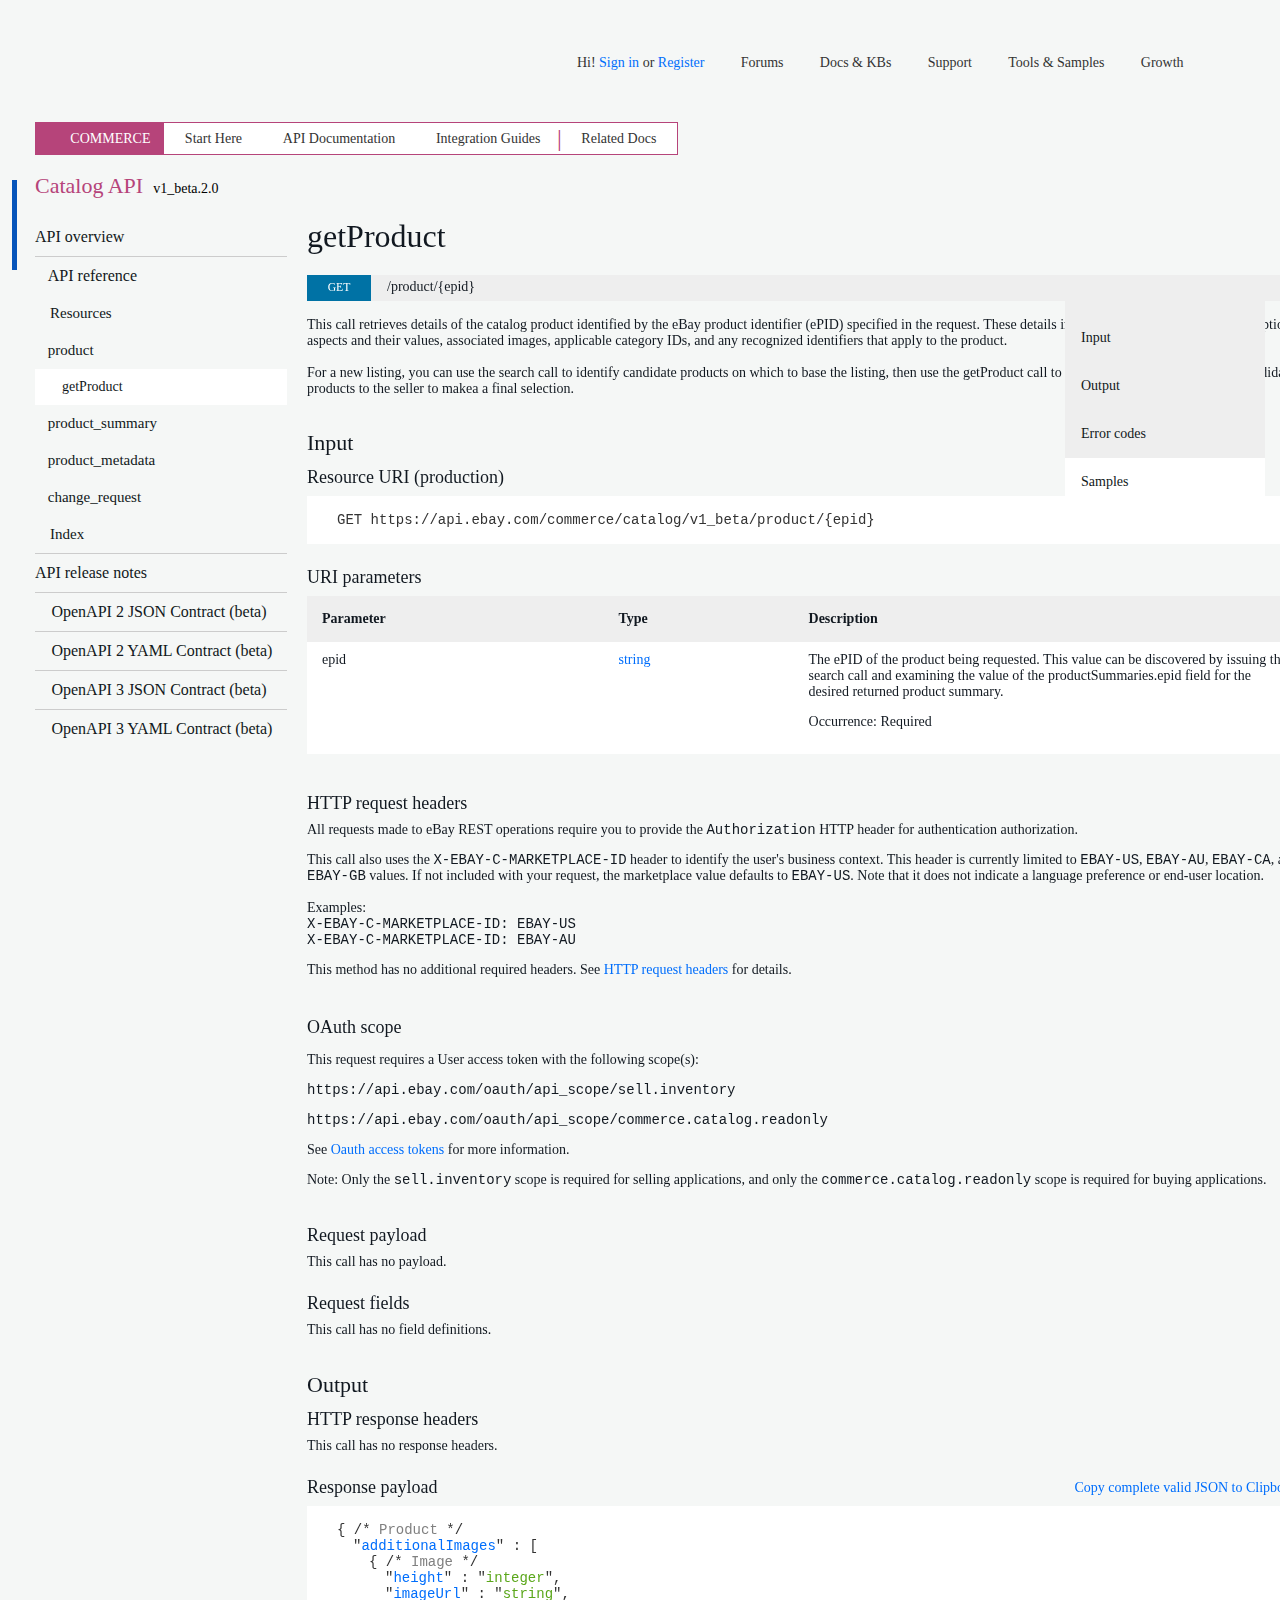
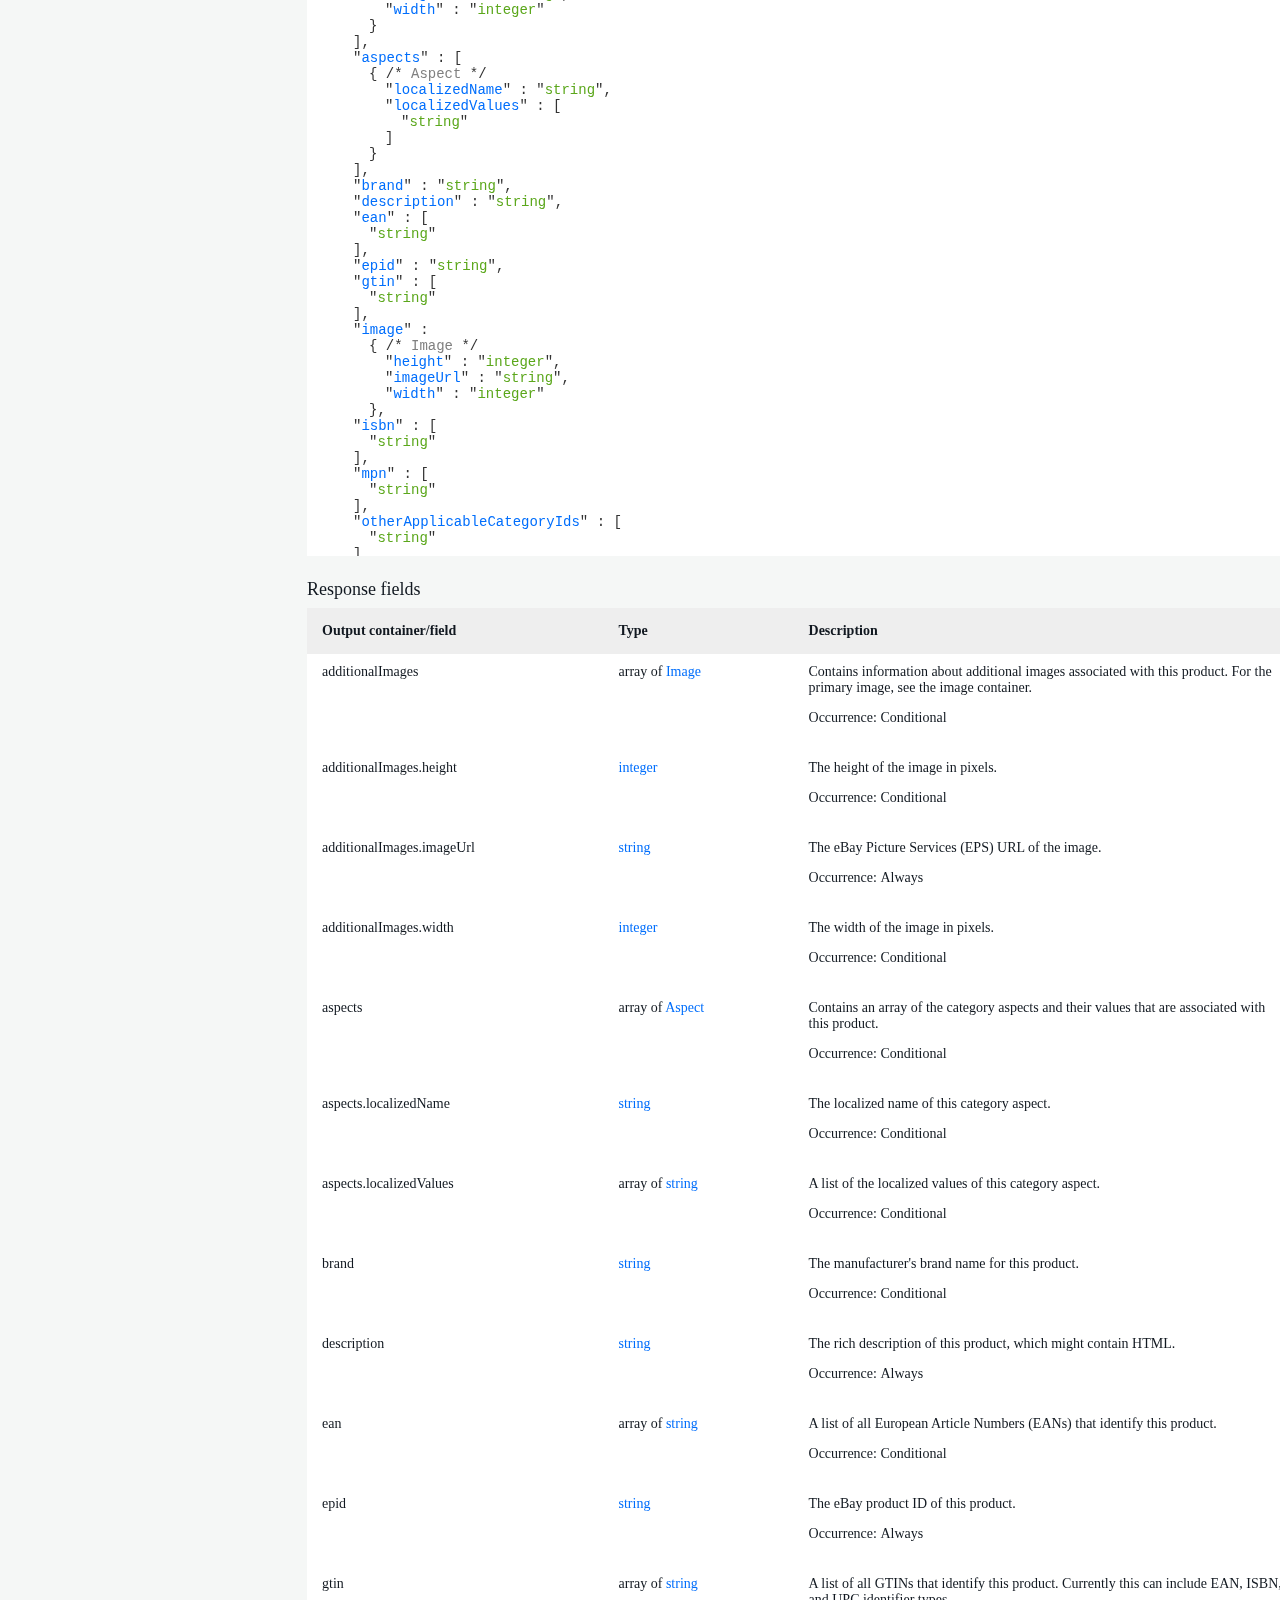
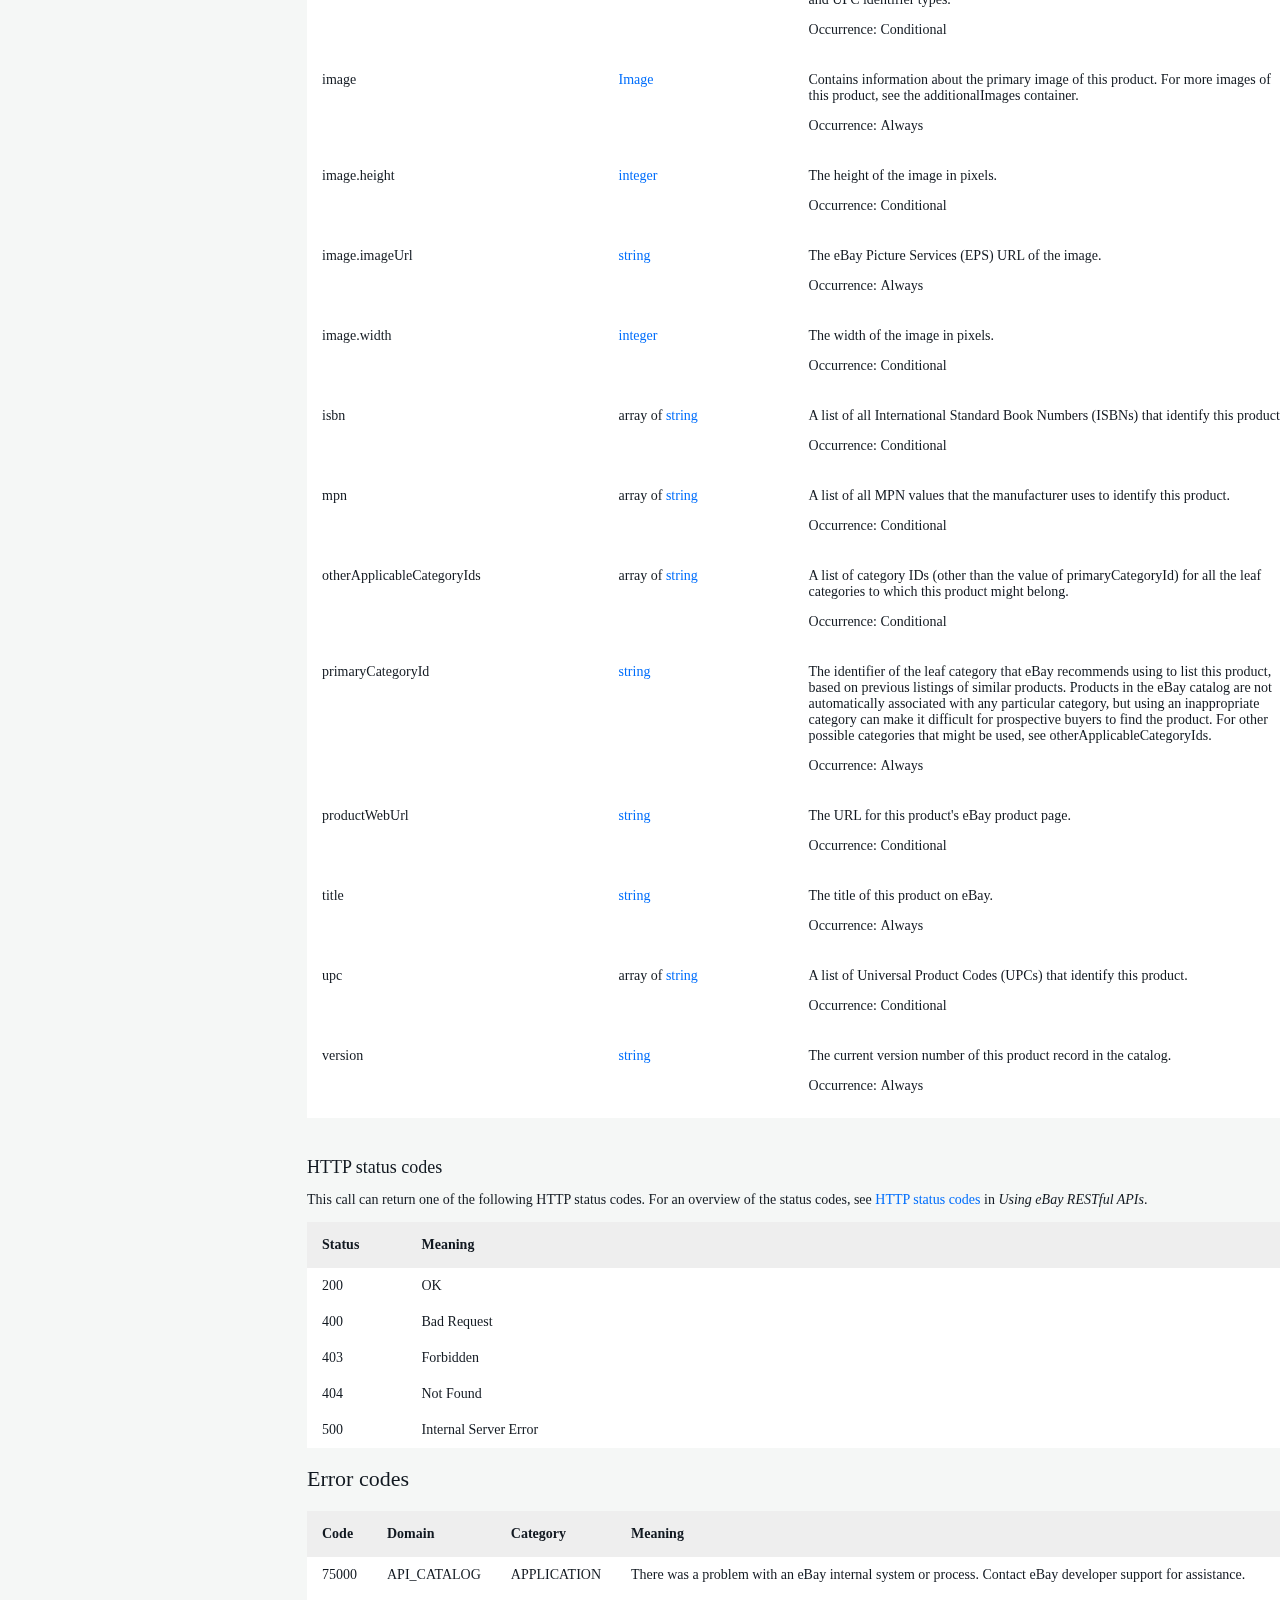
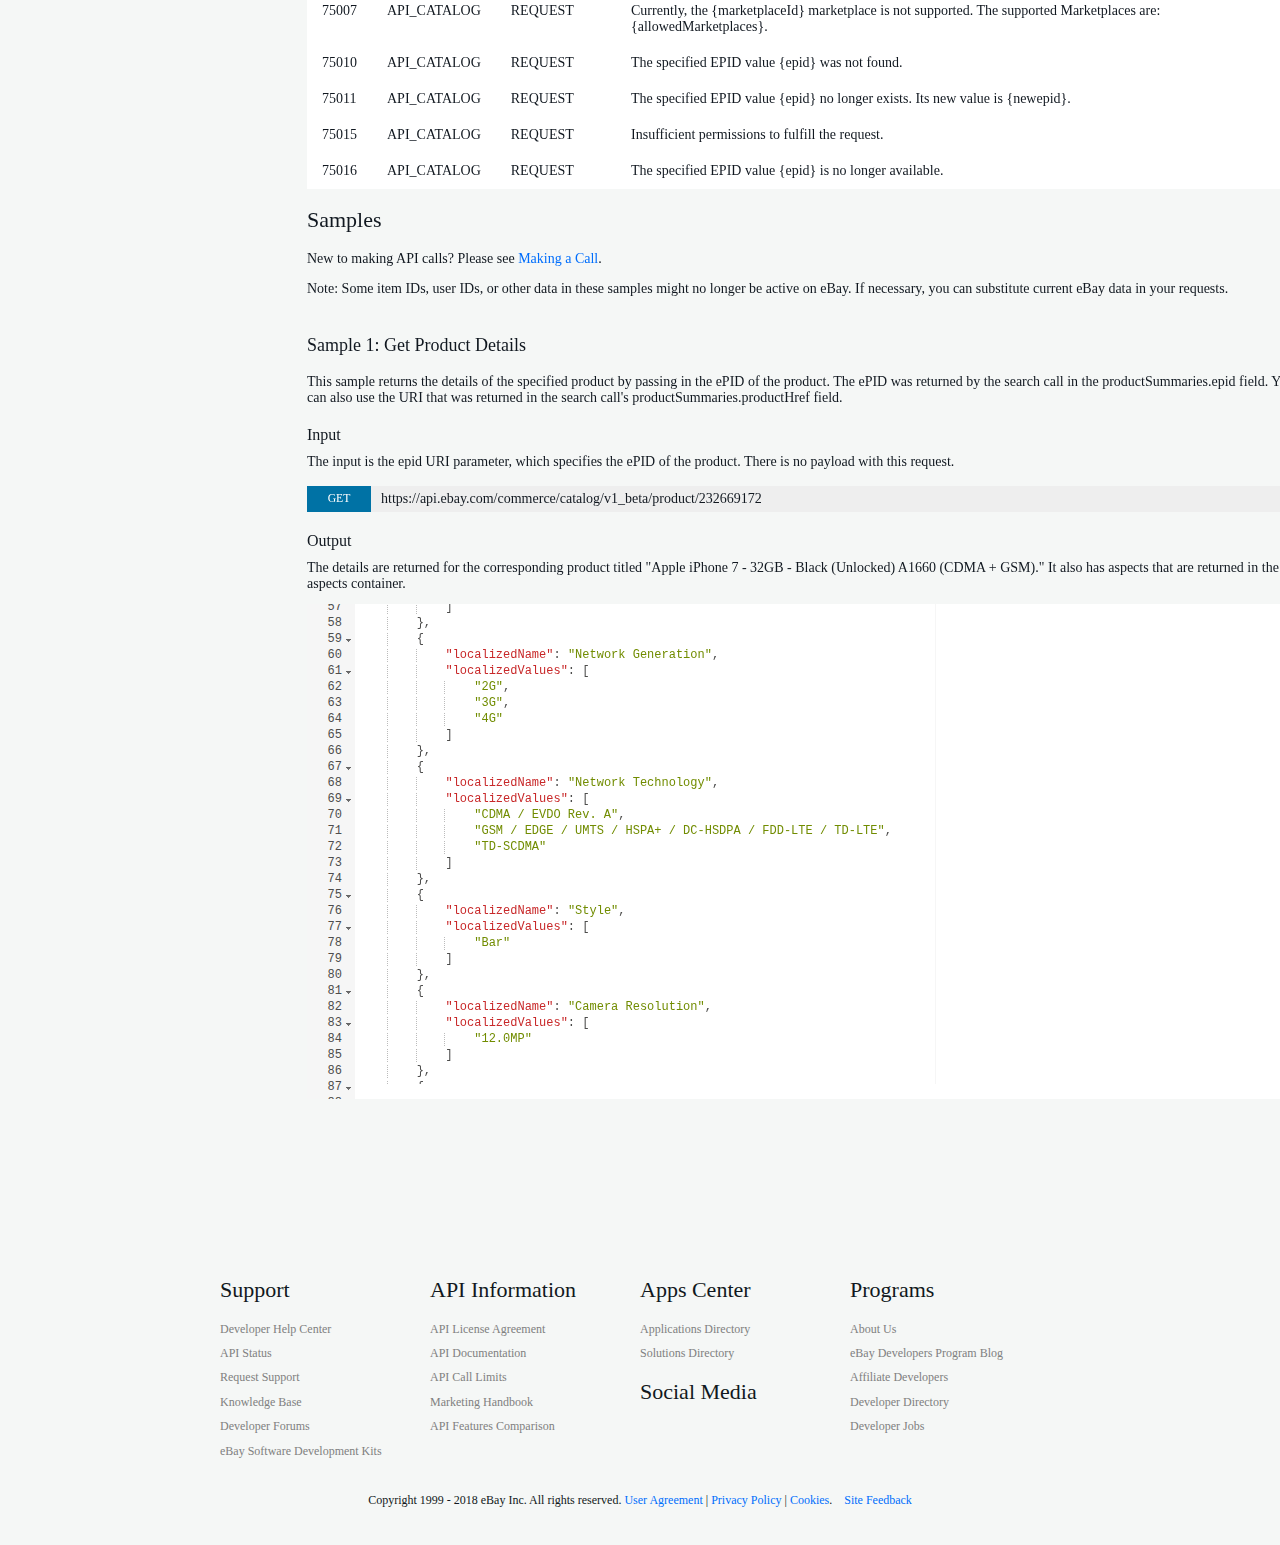
<file: assets/images/getProduct - eBay catalog API.htm>
<!DOCTYPE html>
<!-- saved from url=(0100)https://developer.ebay.com/api-docs/commerce/catalog/resources/product/methods/getProduct#h2-samples -->
<html lang="en"><head><meta http-equiv="Content-Type" content="text/html; charset=UTF-8"><style id="stndz-style"></style><meta http-equiv="Cache-Control" content="no-cache, no-store, must-revalidate"><meta http-equiv="Pragma" content="no-cache"><meta http-equiv="Expires" content="0"><title>getProduct - eBay catalog API</title><link rel="dns-prefetch" href="https://ir.ebaystatic.com/"><link rel="dns-prefetch" href="https://secureir.ebaystatic.com/"><link rel="dns-prefetch" href="https://i.ebayimg.com/"><link rel="dns-prefetch" href="https://rover.ebay.com/"><script type="text/javascript" async="" defer="" src="./getProduct - eBay catalog API_files/piwik.js"></script><script nonce="">$ssgST=new Date().getTime();</script><link rel="stylesheet" href="./getProduct - eBay catalog API_files/call-d79712.css"><link rel="stylesheet" href="./getProduct - eBay catalog API_files/call-29beb9.css"><style type="text/css">  .JColResizer{table-layout:fixed;} .JColResizer > tbody > tr > td, .JColResizer > tbody > tr > th{overflow:hidden;}  .JCLRgrips{ height:0px; position:relative;} .JCLRgrip{margin-left:-5px; position:absolute; z-index:5; } .JCLRgrip .JColResizer{position:absolute;background-color:red;filter:alpha(opacity=1);opacity:0;width:10px;height:100%;cursor: e-resize;top:0px} .JCLRLastGrip{position:absolute; width:1px; } .JCLRgripDrag{ border-left:1px dotted black;	} .JCLRFlex{width:auto!important;} .JCLRgrip.JCLRdisabledGrip .JColResizer{cursor:default; display:none;}</style><style id="ace_editor.css">.ace_editor {position: relative;overflow: hidden;font: 12px/normal 'Monaco', 'Menlo', 'Ubuntu Mono', 'Consolas', 'source-code-pro', monospace;direction: ltr;text-align: left;}.ace_scroller {position: absolute;overflow: hidden;top: 0;bottom: 0;background-color: inherit;-ms-user-select: none;-moz-user-select: none;-webkit-user-select: none;user-select: none;cursor: text;}.ace_content {position: absolute;-moz-box-sizing: border-box;-webkit-box-sizing: border-box;box-sizing: border-box;min-width: 100%;}.ace_dragging .ace_scroller:before{position: absolute;top: 0;left: 0;right: 0;bottom: 0;content: '';background: rgba(250, 250, 250, 0.01);z-index: 1000;}.ace_dragging.ace_dark .ace_scroller:before{background: rgba(0, 0, 0, 0.01);}.ace_selecting, .ace_selecting * {cursor: text !important;}.ace_gutter {position: absolute;overflow : hidden;width: auto;top: 0;bottom: 0;left: 0;cursor: default;z-index: 4;-ms-user-select: none;-moz-user-select: none;-webkit-user-select: none;user-select: none;}.ace_gutter-active-line {position: absolute;left: 0;right: 0;}.ace_scroller.ace_scroll-left {box-shadow: 17px 0 16px -16px rgba(0, 0, 0, 0.4) inset;}.ace_gutter-cell {padding-left: 19px;padding-right: 6px;background-repeat: no-repeat;}.ace_gutter-cell.ace_error {background-image: url("[data-uri]");background-repeat: no-repeat;background-position: 2px center;}.ace_gutter-cell.ace_warning {background-image: url("[data-uri]");background-position: 2px center;}.ace_gutter-cell.ace_info {background-image: url("[data-uri]");background-position: 2px center;}.ace_dark .ace_gutter-cell.ace_info {background-image: url("[data-uri]");}.ace_scrollbar {position: absolute;right: 0;bottom: 0;z-index: 6;}.ace_scrollbar-inner {position: absolute;cursor: text;left: 0;top: 0;}.ace_scrollbar-v{overflow-x: hidden;overflow-y: scroll;top: 0;}.ace_scrollbar-h {overflow-x: scroll;overflow-y: hidden;left: 0;}.ace_print-margin {position: absolute;height: 100%;}.ace_text-input {position: absolute;z-index: 0;width: 0.5em;height: 1em;opacity: 0;background: transparent;-moz-appearance: none;appearance: none;border: none;resize: none;outline: none;overflow: hidden;font: inherit;padding: 0 1px;margin: 0 -1px;text-indent: -1em;-ms-user-select: text;-moz-user-select: text;-webkit-user-select: text;user-select: text;white-space: pre!important;}.ace_text-input.ace_composition {background: inherit;color: inherit;z-index: 1000;opacity: 1;text-indent: 0;}.ace_layer {z-index: 1;position: absolute;overflow: hidden;word-wrap: normal;white-space: pre;height: 100%;width: 100%;-moz-box-sizing: border-box;-webkit-box-sizing: border-box;box-sizing: border-box;pointer-events: none;}.ace_gutter-layer {position: relative;width: auto;text-align: right;pointer-events: auto;}.ace_text-layer {font: inherit !important;}.ace_cjk {display: inline-block;text-align: center;}.ace_cursor-layer {z-index: 4;}.ace_cursor {z-index: 4;position: absolute;-moz-box-sizing: border-box;-webkit-box-sizing: border-box;box-sizing: border-box;border-left: 2px solid;transform: translatez(0);}.ace_slim-cursors .ace_cursor {border-left-width: 1px;}.ace_overwrite-cursors .ace_cursor {border-left-width: 0;border-bottom: 1px solid;}.ace_hidden-cursors .ace_cursor {opacity: 0.2;}.ace_smooth-blinking .ace_cursor {-webkit-transition: opacity 0.18s;transition: opacity 0.18s;}.ace_editor.ace_multiselect .ace_cursor {border-left-width: 1px;}.ace_marker-layer .ace_step, .ace_marker-layer .ace_stack {position: absolute;z-index: 3;}.ace_marker-layer .ace_selection {position: absolute;z-index: 5;}.ace_marker-layer .ace_bracket {position: absolute;z-index: 6;}.ace_marker-layer .ace_active-line {position: absolute;z-index: 2;}.ace_marker-layer .ace_selected-word {position: absolute;z-index: 4;-moz-box-sizing: border-box;-webkit-box-sizing: border-box;box-sizing: border-box;}.ace_line .ace_fold {-moz-box-sizing: border-box;-webkit-box-sizing: border-box;box-sizing: border-box;display: inline-block;height: 11px;margin-top: -2px;vertical-align: middle;background-image:url("[data-uri]"),url("[data-uri]");background-repeat: no-repeat, repeat-x;background-position: center center, top left;color: transparent;border: 1px solid black;border-radius: 2px;cursor: pointer;pointer-events: auto;}.ace_dark .ace_fold {}.ace_fold:hover{background-image:url("[data-uri]"),url("[data-uri]");}.ace_tooltip {background-color: #FFF;background-image: -webkit-linear-gradient(top, transparent, rgba(0, 0, 0, 0.1));background-image: linear-gradient(to bottom, transparent, rgba(0, 0, 0, 0.1));border: 1px solid gray;border-radius: 1px;box-shadow: 0 1px 2px rgba(0, 0, 0, 0.3);color: black;max-width: 100%;padding: 3px 4px;position: fixed;z-index: 999999;-moz-box-sizing: border-box;-webkit-box-sizing: border-box;box-sizing: border-box;cursor: default;white-space: pre;word-wrap: break-word;line-height: normal;font-style: normal;font-weight: normal;letter-spacing: normal;pointer-events: none;}.ace_folding-enabled > .ace_gutter-cell {padding-right: 13px;}.ace_fold-widget {-moz-box-sizing: border-box;-webkit-box-sizing: border-box;box-sizing: border-box;margin: 0 -12px 0 1px;display: none;width: 11px;vertical-align: top;background-image: url("[data-uri]");background-repeat: no-repeat;background-position: center;border-radius: 3px;border: 1px solid transparent;cursor: pointer;}.ace_folding-enabled .ace_fold-widget {display: inline-block;   }.ace_fold-widget.ace_end {background-image: url("[data-uri]");}.ace_fold-widget.ace_closed {background-image: url("[data-uri]");}.ace_fold-widget:hover {border: 1px solid rgba(0, 0, 0, 0.3);background-color: rgba(255, 255, 255, 0.2);box-shadow: 0 1px 1px rgba(255, 255, 255, 0.7);}.ace_fold-widget:active {border: 1px solid rgba(0, 0, 0, 0.4);background-color: rgba(0, 0, 0, 0.05);box-shadow: 0 1px 1px rgba(255, 255, 255, 0.8);}.ace_dark .ace_fold-widget {background-image: url("[data-uri]");}.ace_dark .ace_fold-widget.ace_end {background-image: url("[data-uri]");}.ace_dark .ace_fold-widget.ace_closed {background-image: url("[data-uri]");}.ace_dark .ace_fold-widget:hover {box-shadow: 0 1px 1px rgba(255, 255, 255, 0.2);background-color: rgba(255, 255, 255, 0.1);}.ace_dark .ace_fold-widget:active {box-shadow: 0 1px 1px rgba(255, 255, 255, 0.2);}.ace_fold-widget.ace_invalid {background-color: #FFB4B4;border-color: #DE5555;}.ace_fade-fold-widgets .ace_fold-widget {-webkit-transition: opacity 0.4s ease 0.05s;transition: opacity 0.4s ease 0.05s;opacity: 0;}.ace_fade-fold-widgets:hover .ace_fold-widget {-webkit-transition: opacity 0.05s ease 0.05s;transition: opacity 0.05s ease 0.05s;opacity:1;}.ace_underline {text-decoration: underline;}.ace_bold {font-weight: bold;}.ace_nobold .ace_bold {font-weight: normal;}.ace_italic {font-style: italic;}.ace_error-marker {background-color: rgba(255, 0, 0,0.2);position: absolute;z-index: 9;}.ace_highlight-marker {background-color: rgba(255, 255, 0,0.2);position: absolute;z-index: 8;}.ace_br1 {border-top-left-radius    : 3px;}.ace_br2 {border-top-right-radius   : 3px;}.ace_br3 {border-top-left-radius    : 3px; border-top-right-radius:    3px;}.ace_br4 {border-bottom-right-radius: 3px;}.ace_br5 {border-top-left-radius    : 3px; border-bottom-right-radius: 3px;}.ace_br6 {border-top-right-radius   : 3px; border-bottom-right-radius: 3px;}.ace_br7 {border-top-left-radius    : 3px; border-top-right-radius:    3px; border-bottom-right-radius: 3px;}.ace_br8 {border-bottom-left-radius : 3px;}.ace_br9 {border-top-left-radius    : 3px; border-bottom-left-radius:  3px;}.ace_br10{border-top-right-radius   : 3px; border-bottom-left-radius:  3px;}.ace_br11{border-top-left-radius    : 3px; border-top-right-radius:    3px; border-bottom-left-radius:  3px;}.ace_br12{border-bottom-right-radius: 3px; border-bottom-left-radius:  3px;}.ace_br13{border-top-left-radius    : 3px; border-bottom-right-radius: 3px; border-bottom-left-radius:  3px;}.ace_br14{border-top-right-radius   : 3px; border-bottom-right-radius: 3px; border-bottom-left-radius:  3px;}.ace_br15{border-top-left-radius    : 3px; border-top-right-radius:    3px; border-bottom-right-radius: 3px; border-bottom-left-radius: 3px;}
/*# sourceURL=ace/css/ace_editor.css */</style><style id="ace-tm">.ace-tm .ace_gutter {background: #f0f0f0;color: #333;}.ace-tm .ace_print-margin {width: 1px;background: #e8e8e8;}.ace-tm .ace_fold {background-color: #6B72E6;}.ace-tm {background-color: #FFFFFF;color: black;}.ace-tm .ace_cursor {color: black;}.ace-tm .ace_invisible {color: rgb(191, 191, 191);}.ace-tm .ace_storage,.ace-tm .ace_keyword {color: blue;}.ace-tm .ace_constant {color: rgb(197, 6, 11);}.ace-tm .ace_constant.ace_buildin {color: rgb(88, 72, 246);}.ace-tm .ace_constant.ace_language {color: rgb(88, 92, 246);}.ace-tm .ace_constant.ace_library {color: rgb(6, 150, 14);}.ace-tm .ace_invalid {background-color: rgba(255, 0, 0, 0.1);color: red;}.ace-tm .ace_support.ace_function {color: rgb(60, 76, 114);}.ace-tm .ace_support.ace_constant {color: rgb(6, 150, 14);}.ace-tm .ace_support.ace_type,.ace-tm .ace_support.ace_class {color: rgb(109, 121, 222);}.ace-tm .ace_keyword.ace_operator {color: rgb(104, 118, 135);}.ace-tm .ace_string {color: rgb(3, 106, 7);}.ace-tm .ace_comment {color: rgb(76, 136, 107);}.ace-tm .ace_comment.ace_doc {color: rgb(0, 102, 255);}.ace-tm .ace_comment.ace_doc.ace_tag {color: rgb(128, 159, 191);}.ace-tm .ace_constant.ace_numeric {color: rgb(0, 0, 205);}.ace-tm .ace_variable {color: rgb(49, 132, 149);}.ace-tm .ace_xml-pe {color: rgb(104, 104, 91);}.ace-tm .ace_entity.ace_name.ace_function {color: #0000A2;}.ace-tm .ace_heading {color: rgb(12, 7, 255);}.ace-tm .ace_list {color:rgb(185, 6, 144);}.ace-tm .ace_meta.ace_tag {color:rgb(0, 22, 142);}.ace-tm .ace_string.ace_regex {color: rgb(255, 0, 0)}.ace-tm .ace_marker-layer .ace_selection {background: rgb(181, 213, 255);}.ace-tm.ace_multiselect .ace_selection.ace_start {box-shadow: 0 0 3px 0px white;}.ace-tm .ace_marker-layer .ace_step {background: rgb(252, 255, 0);}.ace-tm .ace_marker-layer .ace_stack {background: rgb(164, 229, 101);}.ace-tm .ace_marker-layer .ace_bracket {margin: -1px 0 0 -1px;border: 1px solid rgb(192, 192, 192);}.ace-tm .ace_marker-layer .ace_active-line {background: rgba(0, 0, 0, 0.07);}.ace-tm .ace_gutter-active-line {background-color : #dcdcdc;}.ace-tm .ace_marker-layer .ace_selected-word {background: rgb(250, 250, 255);border: 1px solid rgb(200, 200, 250);}.ace-tm .ace_indent-guide {background: url("[data-uri]") right repeat-y;}
/*# sourceURL=ace/css/ace-tm */</style><style>    .error_widget_wrapper {        background: inherit;        color: inherit;        border:none    }    .error_widget {        border-top: solid 2px;        border-bottom: solid 2px;        margin: 5px 0;        padding: 10px 40px;        white-space: pre-wrap;    }    .error_widget.ace_error, .error_widget_arrow.ace_error{        border-color: #ff5a5a    }    .error_widget.ace_warning, .error_widget_arrow.ace_warning{        border-color: #F1D817    }    .error_widget.ace_info, .error_widget_arrow.ace_info{        border-color: #5a5a5a    }    .error_widget.ace_ok, .error_widget_arrow.ace_ok{        border-color: #5aaa5a    }    .error_widget_arrow {        position: absolute;        border: solid 5px;        border-top-color: transparent!important;        border-right-color: transparent!important;        border-left-color: transparent!important;        top: -5px;    }</style><style type="text/css">.JCLRgrip .JColResizer:hover{cursor:ew-resize!important}</style><style type="text/css">.JCLRgrip .JColResizer:hover{cursor:ew-resize!important}</style><style id="ace-tomorrow">.ace-tomorrow .ace_gutter {background: #f6f6f6;color: #4D4D4C}.ace-tomorrow .ace_print-margin {width: 1px;background: #f6f6f6}.ace-tomorrow {background-color: #FFFFFF;color: #4D4D4C}.ace-tomorrow .ace_cursor {color: #AEAFAD}.ace-tomorrow .ace_marker-layer .ace_selection {background: #D6D6D6}.ace-tomorrow.ace_multiselect .ace_selection.ace_start {box-shadow: 0 0 3px 0px #FFFFFF;}.ace-tomorrow .ace_marker-layer .ace_step {background: rgb(255, 255, 0)}.ace-tomorrow .ace_marker-layer .ace_bracket {margin: -1px 0 0 -1px;border: 1px solid #D1D1D1}.ace-tomorrow .ace_marker-layer .ace_active-line {background: #EFEFEF}.ace-tomorrow .ace_gutter-active-line {background-color : #dcdcdc}.ace-tomorrow .ace_marker-layer .ace_selected-word {border: 1px solid #D6D6D6}.ace-tomorrow .ace_invisible {color: #D1D1D1}.ace-tomorrow .ace_keyword,.ace-tomorrow .ace_meta,.ace-tomorrow .ace_storage,.ace-tomorrow .ace_storage.ace_type,.ace-tomorrow .ace_support.ace_type {color: #8959A8}.ace-tomorrow .ace_keyword.ace_operator {color: #3E999F}.ace-tomorrow .ace_constant.ace_character,.ace-tomorrow .ace_constant.ace_language,.ace-tomorrow .ace_constant.ace_numeric,.ace-tomorrow .ace_keyword.ace_other.ace_unit,.ace-tomorrow .ace_support.ace_constant,.ace-tomorrow .ace_variable.ace_parameter {color: #F5871F}.ace-tomorrow .ace_constant.ace_other {color: #666969}.ace-tomorrow .ace_invalid {color: #FFFFFF;background-color: #C82829}.ace-tomorrow .ace_invalid.ace_deprecated {color: #FFFFFF;background-color: #8959A8}.ace-tomorrow .ace_fold {background-color: #4271AE;border-color: #4D4D4C}.ace-tomorrow .ace_entity.ace_name.ace_function,.ace-tomorrow .ace_support.ace_function,.ace-tomorrow .ace_variable {color: #4271AE}.ace-tomorrow .ace_support.ace_class,.ace-tomorrow .ace_support.ace_type {color: #C99E00}.ace-tomorrow .ace_heading,.ace-tomorrow .ace_markup.ace_heading,.ace-tomorrow .ace_string {color: #718C00}.ace-tomorrow .ace_entity.ace_name.ace_tag,.ace-tomorrow .ace_entity.ace_other.ace_attribute-name,.ace-tomorrow .ace_meta.ace_tag,.ace-tomorrow .ace_string.ace_regexp,.ace-tomorrow .ace_variable {color: #C82829}.ace-tomorrow .ace_comment {color: #8E908C}.ace-tomorrow .ace_indent-guide {background: url([data-uri]) right repeat-y}
/*# sourceURL=ace/css/ace-tomorrow */</style></head><body class="skin-large _edp brand-ui "><a href="https://developer.ebay.com/api-docs/commerce/catalog/resources/product/methods/getProduct#mainContent" class="clipped">Skip to main content</a><div class="app-status-message" id="w0"><div class="status-container"><span class="icon-close" data-w-onclick="closeStatusMessage|w0"></span><p class="status error hidden" id="w0-error"><span class="icon-error" aria-hidden="true"></span><span class="message"></span></p><p class="status warn hidden" id="w0-warn"><span class="icon-alert" aria-hidden="true"></span><span class="message"></span></p><p class="status info hidden" id="w0-info"><span class="icon-info" aria-hidden="true"></span><span class="message"></span></p><p class="status success hidden" id="w0-success"><span class="icon-success" aria-hidden="true"></span><span class="message"></span></p></div></div><div class="app-banner" id="w1"></div><section><header class="app-header flex font-light" id="w2"><a href="http://go.developer.ebay.com/" class="flex-4"><span class="logo"></span></a><ul class="menu flex-12 margin-left-auto"><li><a href="https://developer.ebay.com/api-docs/commerce/catalog/resources/product/methods/getProduct#">Hi!</a><a class="link" href="https://developer.ebay.com/signin">&nbsp;Sign&nbsp;in&nbsp;</a><a href="https://developer.ebay.com/api-docs/commerce/catalog/resources/product/methods/getProduct#">or</a><a class="link" href="https://developer.ebay.com/signin?tab=register">&nbsp;Register&nbsp;</a><a href="https://developer.ebay.com/api-docs/commerce/catalog/resources/product/methods/getProduct#"><span class="icon-arrow-down"></span></a><div class="list-entries hidden"><a href="https://developer.ebay.com/my/keys">Application access keys</a><a href="https://developer.ebay.com/my/stats?env=sandbox&amp;index=0">Application reports</a><a href="https://developer.ebay.com/my/auth?env=sandbox&amp;index=0">Auth tokens for eBay</a><a href="https://developer.ebay.com/my/push?env=sandbox&amp;index=0">Buyer / seller notifications &amp; alerts</a><a href="https://developer.ebay.com/my/applications/directory">Solutions Directory account</a><a href="https://developer.ebay.com/my/profile">Profile &amp; contacts</a></div></li><li><a href="https://developer.ebay.com/api-docs/commerce/catalog/resources/product/methods/getProduct#">Forums <span class="icon-arrow-down"></span></a><div class="list-entries hidden"><a href="https://forums.developer.ebay.com/spaces/12/ebay-apis-selling.html" title="">Selling</a><a href="https://forums.developer.ebay.com/spaces/11/ebay-apis-search.html" title="">Search</a><a href="https://forums.developer.ebay.com/spaces/8/default.html" title="">Orders, resolutions and feedback</a><a href="https://forums.developer.ebay.com/spaces/9/help.html" title="">Java SDK for Trading API</a><a href="https://forums.developer.ebay.com/spaces/14/ebay-apis-net-sdk-for-trading-api.html" title="eBay Developer Forums: .NET SDK for Trading API">.NET SDK for Trading API</a><a href="https://forums.developer.ebay.com/spaces/15/ebay-apis-getting-tokens-notifications-alerts-mess.html" title="">Getting tokens, notifications &amp; alerts, messages</a><a href="https://forums.developer.ebay.com/spaces/13/ebay-apis-talk-to-your-fellow-developers.html" title="">Talk to your fellow developers</a><a href="https://forums.developer.ebay.com/spaces/37/buy-apis-beta-browse.html" title="">Buy APIs (BETA) - Browse</a><a href="https://forums.developer.ebay.com/spaces/38/buy-apis-beta-order.html" title="">Buy APIs (BETA) - Order</a><a href="https://forums.developer.ebay.com/spaces/16/feedback-comments-suggestions.html" title="">Feedback, Comments, Suggestions</a><a href="https://forums.developer.ebay.com/spaces/31/new-sell-apis-account-inventory.html" title="">New Sell APIs - Account, Inventory, Catalog and Compliance</a><a href="https://forums.developer.ebay.com/spaces/32/new-sell-apis-fullfillment.html" title="">New Sell APIs - Fullfillment</a><a href="https://forums.developer.ebay.com/spaces/33/new-sell-apis-marketing-analytics-metadata.html" title="">New Sell APIs - Marketing, Analytics, Metadata</a><a href="https://forums.developer.ebay.com/spaces/34/post-order-apis-cancellation.html" title="">Post Order APIs - Cancellation</a><a href="https://forums.developer.ebay.com/spaces/35/post-order-apis-inquiry-case-management.html" title="">Post Order APIs - Inquiry, Case Management</a><a href="https://forums.developer.ebay.com/spaces/36/post-order-apis-return.html" title="">Post Order APIs - Return</a></div></li><li><a href="https://developer.ebay.com/api-docs/commerce/catalog/resources/product/methods/getProduct#">Docs &amp; KBs <span class="icon-arrow-down"></span></a><div class="list-entries hidden"><a href="https://go.developer.ebay.com/release-notes">Release notes</a><a href="https://go.developer.ebay.com/including-buying-your-app">Buy</a><a href="https://go.developer.ebay.com/sell-inventory-ebay">Sell</a><a href="https://go.developer.ebay.com/commerce-apis-shared-capabilities-0">Commerce</a><a href="https://go.developer.ebay.com/api-documentation">All API documentation</a><a href="https://go.developer.ebay.com/marketing-handbook-introduction">App Marketing Handbook</a><a href="https://go.developer.ebay.com/knowledge-base">Knowledge Base</a></div></li><li><a href="https://developer.ebay.com/api-docs/commerce/catalog/resources/product/methods/getProduct#">Support <span class="icon-arrow-down"></span></a><div class="list-entries hidden"><a href="https://go.developer.ebay.com/api-status">API site status</a><a href="https://developer.ebay.com/my/support/tickets">Premium support</a><a href="https://go.developer.ebay.com/api-call-limits">API call limits</a><a href="https://developer.ebay.com/my/support/tickets?tab=app-check">Compatible app check</a></div></li><li><a href="https://developer.ebay.com/api-docs/commerce/catalog/resources/product/methods/getProduct#">Tools &amp; Samples <span class="icon-arrow-down"></span></a><div class="list-entries hidden"><a href="https://go.developer.ebay.com/quick-start-guide">Quick Start steps</a><a href="https://developer.ebay.com/my/quick_start">Try a sample app</a><a href="https://developer.ebay.com/my/api_test_tool">API Explorer</a><a href="http://sandbox.ebay.com/">eBay Sandbox</a><a class="sub" href="http://developer.ebay.com/DevZone/guides/ebayfeatures/Basics/Call-SandboxTesting.html">About the Sandbox</a><a class="sub" href="http://sandbox.ebay.com/">Sandbox home page</a><a class="sub" href="https://developer.ebay.com/sandbox/register">Sandbox user registration</a><a class="sub" href="https://go.developer.ebay.com/sandbox-api-status">Sandbox site status</a><a href="https://go.developer.ebay.com/ebay-sdks">eBay SDKs</a><a href="https://github.com/eBayDeveloper/eBay_APICall_CodeSamples">GitHub: Code samples</a><a href="https://go.developer.ebay.com/dev-help-center">Help Center: More tools &amp; info</a></div></li><li><a href="https://developer.ebay.com/api-docs/commerce/catalog/resources/product/methods/getProduct#">Growth <span class="icon-arrow-down"></span></a><div class="list-entries hidden right"><a href="https://go.developer.ebay.com/dev-program-blog">API news &amp; updates</a><a href="https://developer.ebay.com/pbse">Product-Based Shopping Experience</a><a href="https://developer.ebay.com/events/connect17/">Events &amp; talks</a><a href="https://go.developer.ebay.com/marketing-guidelines">Branding guidelines</a><a href="https://go.developer.ebay.com/introduction-logos">eBay logos and policies</a><a href="https://go.developer.ebay.com/ebay-solutions-directory-0">Solutions Directory: Find apps and services</a><a href="https://apps.ebay.com/">Apps Center: Use widgets &amp; apps on eBay</a><a href="https://go.developer.ebay.com/affiliate-developers">eBay Partner (Affiliate) Network</a><a href="https://go.developer.ebay.com/success-stories">Success Stories</a></div></li><li><a class="link search" href="https://go.developer.ebay.com/search-page"><span class="icon i-magnifier"></span></a></li></ul></header><div id="mainContent" role="main" tabindex="-1" class="page grid-cntr "><section class="app-documentation-mid-nav" id="w3"><div class="mid-menu-div commerce"><ul class="mid-menu"><li class="first-list-item commerce"><a class="api-group" href="https://developer.ebay.com/api-docs/commerce/static/commerce-landing.html"><span class="icon i-commerce"></span> commerce</a></li><li class="startHere commerce" data-id="startHere" id="w3-menu-item-id-0"><a href="https://developer.ebay.com/api-docs/commerce/static/commerce-landing.html" id="w3-menu-item-id-0-link">Start Here</a></li><li class="apiDocumentation commerce" data-id="apiDocumentation" id="w3-menu-item-id-1"><a class="selected" href="https://developer.ebay.com/api-docs/commerce/catalog/resources/product/methods/getProduct#" id="w3-menu-item-id-1-link" data-w-onclick="handleMenuClick|w3">API Documentation<span class="clipped">Mid level navigation - API Documentation</span></a><div class="list-entries hidden commerce"><a class="font-light" href="https://developer.ebay.com/api-docs/commerce/taxonomy/overview.html" id="w3-menu-item-child-1-0-link">Taxonomy API<span class="clipped">Mid level navigation - Taxonomy API</span></a><a class="font-light" href="https://developer.ebay.com/api-docs/commerce/catalog/overview.html" id="w3-menu-item-child-1-1-link">Catalog API<span class="clipped">Mid level navigation - Catalog API</span></a></div></li><li class="integration commerce" data-id="integration" id="w3-menu-item-id-2"><a href="https://developer.ebay.com/api-docs/commerce/catalog/resources/product/methods/getProduct#" id="w3-menu-item-id-2-link" data-w-onclick="handleMenuClick|w3">Integration Guides<span class="clipped">Mid level navigation - Integration Guides</span></a><div class="list-entries hidden commerce"><a class="font-light" href="https://developer.ebay.com/api-docs/buy/static/buying-ig-landing.html" id="w3-menu-item-child-2-0-link">Buying Integration<span class="clipped">Mid level navigation - Buying Integration</span></a><a class="font-light" href="https://developer.ebay.com/api-docs/sell/static/selling-ig-landing.html" id="w3-menu-item-child-2-1-link">Selling Integration<span class="clipped">Mid level navigation - Selling Integration</span></a></div></li><li class="relatedDocs commerce" data-id="relatedDocs" id="w3-menu-item-id-3"><a href="https://developer.ebay.com/api-docs/commerce/catalog/resources/product/methods/getProduct#" id="w3-menu-item-id-3-link" data-w-onclick="handleMenuClick|w3">Related Docs<span class="clipped">Mid level navigation - Related Docs</span></a><div class="list-entries hidden commerce"><a class="font-light" href="https://developer.ebay.com/api-docs/static/ebay-rest-landing.html" id="w3-menu-item-child-3-0-link">Using eBay RESTful APIs<span class="clipped">Mid level navigation - Using eBay RESTful APIs</span></a><a class="font-light" href="https://developer.ebay.com/api-docs/buy/static/buy-landing.html" id="w3-menu-item-child-3-1-link">Buy APIs<span class="clipped">Mid level navigation - Buy APIs</span></a><a class="font-light" href="https://developer.ebay.com/api-docs/sell/static/sell-landing.html" id="w3-menu-item-child-3-2-link">Sell APIs<span class="clipped">Mid level navigation - Sell APIs</span></a></div></li></ul></div><div><h2 class="page-title commerce">catalog API<span class="api-version commerce" id="w3-api-version">v1_beta.2.0</span></h2></div></section><section class="app-documentation flex" id="w4" data-w-body="0"><div class="left-nav-toggle-expand"><a class="nav-slit" href="https://developer.ebay.com/api-docs/commerce/catalog/resources/product/methods/getProduct#" id="w4-menu-arrow" data-w-onclick="toggleFullscreenMode|w4"><i class="icon-wrap icon-arrow-down icon-arrow-x" id="w4-icon-arrow-x"></i></a></div><nav class="doc-navigation-links " id="w4-navigation-links"><section class="app-documentation-side-nav" id="w4-w0"><div class="documentation-left-menu" id="w4-w0-documentation-left-menu"><div class="collapsed" data-id="apiOverviewGuidelines" data-level="0"><a class=" anchor" href="https://developer.ebay.com/api-docs/commerce/catalog/overview.html">API overview</a></div><div class="expanded" data-id="apiReference" data-level="0"><button aria-controls="expando-0-section" aria-expanded="true" class="panel-header" data-url="/api-docs/commerce/catalog/resources/methods" id="w4-w0-apiReference" data-w-onclick="handleMenuButtonClick|w4-w0"><i class="icon icon i-minus" data-w-onclick="handleMenuButtonIconClick|w4-w0"></i>API reference</button><div class="panelcontent"><div class="collapsed" data-id="catalog-resourceTypes" data-level="1"><a class=" anchor" href="https://developer.ebay.com/api-docs/commerce/catalog/resources/methods">Resources</a></div><div class="expanded" data-id="product" data-level="1"><button aria-controls="expando-1-section" aria-expanded="true" class="panel-header" data-url="/api-docs/commerce/catalog/resources/product/methods/getProduct" id="w4-w0-product" data-w-onclick="handleMenuButtonClick|w4-w0"><i class="icon icon i-minus" data-w-onclick="handleMenuButtonIconClick|w4-w0"></i>product</button><div class="panelcontent"><div class="collapsed" data-id="catalog-product-getProduct" data-level="2"><a class="selected anchor" href="https://developer.ebay.com/api-docs/commerce/catalog/resources/product/methods/getProduct">getProduct</a></div></div></div><div class="collapsed" data-id="product_summary" data-level="1"><button aria-controls="expando-1-section" aria-expanded="false" class="panel-header" data-url="/api-docs/commerce/catalog/resources/product_summary/methods/search" id="w4-w0-product_summary" data-w-onclick="handleMenuButtonClick|w4-w0"><i class="icon icon i-plus" data-w-onclick="handleMenuButtonIconClick|w4-w0"></i>product_summary</button><div class="panelcontent"><div class="collapsed" data-id="catalog-product_summary-search" data-level="2"><a class=" anchor" href="https://developer.ebay.com/api-docs/commerce/catalog/resources/product_summary/methods/search">search</a></div></div></div><div class="collapsed" data-id="product_metadata" data-level="1"><button aria-controls="expando-1-section" aria-expanded="false" class="panel-header" data-url="/api-docs/commerce/catalog/resources/product_metadata/methods/getProductMetadata" id="w4-w0-product_metadata" data-w-onclick="handleMenuButtonClick|w4-w0"><i class="icon icon i-plus" data-w-onclick="handleMenuButtonIconClick|w4-w0"></i>product_metadata</button><div class="panelcontent"><div class="collapsed" data-id="catalog-product_metadata-getProductMetadata" data-level="2"><a class=" anchor" href="https://developer.ebay.com/api-docs/commerce/catalog/resources/product_metadata/methods/getProductMetadata">getProductMetadata</a></div><div class="collapsed" data-id="catalog-product_metadata-getProductMetadataForCategories" data-level="2"><a class=" anchor" href="https://developer.ebay.com/api-docs/commerce/catalog/resources/product_metadata/methods/getProductMetadataForCategories">getProductMetadataForCategories</a></div></div></div><div class="collapsed" data-id="change_request" data-level="1"><button aria-controls="expando-1-section" aria-expanded="false" class="panel-header" data-url="/api-docs/commerce/catalog/resources/change_request/methods/getChangeRequest" id="w4-w0-change_request" data-w-onclick="handleMenuButtonClick|w4-w0"><i class="icon icon i-plus" data-w-onclick="handleMenuButtonIconClick|w4-w0"></i>change_request</button><div class="panelcontent"><div class="collapsed" data-id="catalog-change_request-getChangeRequest" data-level="2"><a class=" anchor" href="https://developer.ebay.com/api-docs/commerce/catalog/resources/change_request/methods/getChangeRequest">getChangeRequest</a></div><div class="collapsed" data-id="catalog-change_request-getChangeRequests" data-level="2"><a class=" anchor" href="https://developer.ebay.com/api-docs/commerce/catalog/resources/change_request/methods/getChangeRequests">getChangeRequests</a></div><div class="collapsed" data-id="catalog-change_request-createChangeRequest" data-level="2"><a class=" anchor" href="https://developer.ebay.com/api-docs/commerce/catalog/resources/change_request/methods/createChangeRequest">createChangeRequest</a></div></div></div><div class="collapsed" data-id="indexes" data-level="1"><a class=" anchor" href="https://developer.ebay.com/api-docs/commerce/catalog/fields">Index</a></div></div></div><div class="collapsed" data-id="releaseNotes" data-level="0"><a class=" anchor" href="https://developer.ebay.com/api-docs/commerce/catalog/release-notes.html">API release notes</a></div><div class="collapsed" data-id="open-api-spec-2-json" data-level="0"><a download="" href="https://developer.ebay.com/api-docs/master/commerce/catalog/openapi/2/commerce_catalog_v1_beta_oas2.json" id="w4-w0-open-api-spec-2-json"><i class="icon i-download"></i> OpenAPI 2 JSON Contract <span class="font-light">(beta)</span></a></div><div class="collapsed" data-id="open-api-spec-2-yaml" data-level="0"><a download="" href="https://developer.ebay.com/api-docs/master/commerce/catalog/openapi/2/commerce_catalog_v1_beta_oas2.yaml" id="w4-w0-open-api-spec-2-yaml"><i class="icon i-download"></i> OpenAPI 2 YAML Contract <span class="font-light">(beta)</span></a></div><div class="collapsed" data-id="open-api-spec-3-json" data-level="0"><a download="" href="https://developer.ebay.com/api-docs/master/commerce/catalog/openapi/3/commerce_catalog_v1_beta_oas3.json" id="w4-w0-open-api-spec-3-json"><i class="icon i-download"></i> OpenAPI 3 JSON Contract <span class="font-light">(beta)</span></a></div><div class="collapsed" data-id="open-api-spec-3-yaml" data-level="0"><a download="" href="https://developer.ebay.com/api-docs/master/commerce/catalog/openapi/3/commerce_catalog_v1_beta_oas3.yaml" id="w4-w0-open-api-spec-3-yaml"><i class="icon i-download"></i> OpenAPI 3 YAML Contract <span class="font-light">(beta)</span></a></div></div></section></nav><div class="doc-content"><h1 class="section-title">getProduct</h1><div class="doc-main-content no-padding" id="w4-0"><section class="app-call" id="w4-w1"><div class=""><div class="call-page-body-wide" id="w4-w1-call-page-body"><section class="app-call-intro" id="w4-w1-w0"><div class="badge-container"><div class="http-method get">GET</div><div class="path">/product/{epid}</div></div><div>This call retrieves details of the catalog product identified by the eBay product identifier (ePID) specified in the request. These details include the product's title and description, aspects and their values, associated images, applicable category IDs, and any recognized identifiers that apply to the product.<br><br>For a new listing, you can use the <b>search</b> call to identify candidate products on which to base the listing, then use the <b>getProduct</b> call to present the full details of those candidate products to the seller to makea a final selection.</div></section><section class="app-call-input" id="w4-w1-w1"><a class="non-link" name="h2-input"><h2>Input</h2></a><a class="non-link" name="h3-resource-uri"><h3 class="section-title">Resource URI (production)</h3></a><section class="app-call-uri-parameters" id="w4-w1-w1-w0"><div class="uri" id="w4-w1-w1-w0-resource-uri">GET https://api.ebay.com/commerce/catalog/v1_beta/product/{epid}</div><a class="non-link" name="h3-uri-parameters"><h3 class="section-title">URI parameters</h3></a><section class="app-parameter-table" id="w4-w1-w1-w0-w0"><div><div class="JCLRgrips" style="width: 1355px;"><div class="JCLRgrip" style="left: 405px; height: 173px;"><i class="icon i-moveColumn"></i><div class="JColResizer"></div></div><div class="JCLRgrip" style="left: 664px; height: 173px;"><i class="icon i-moveColumn"></i><div class="JColResizer"></div></div><div class="JCLRgrip JCLRLastGrip" style="left: 1356px; height: 173px;"></div></div><table id="uri-parameter-table" class="JColResizer"><thead><tr><th style="width: 29.8%;">Parameter</th><th style="width: 19.1%;">Type</th><th style="width: 51.1%;">Description</th></tr></thead><tbody><tr><td><a class="non-link" name="uri.epid" id="w4-w1-w1-w0-w0-parameter-full-name-epid-0"><span class="bold" id="w4-w1-w1-w0-w0-parameter-name-epid-0">epid</span></a></td><td><a class="link" data-type="string" href="https://developer.ebay.com/api-docs/static/simple-types.html" id="w4-w1-w1-w0-w0-parameter-type-string-0">string</a></td><td><span id="w4-w1-w1-w0-w0-parameter-description-epid-0">The ePID of the product being requested. This value can be discovered by issuing the <b>search</b> call and examining the value of the <b>productSummaries.epid</b> field for the desired returned product summary. <p><span class="bold">Occurrence: </span><span>Required</span></p></span></td></tr></tbody></table></div></section></section><a class="non-link" name="h3-request-headers"><h3 class="section-title">HTTP request headers</h3></a><div>All requests made to eBay REST operations require you to provide the <span class="scope">Authorization</span> HTTP header for authentication authorization.</div><p id="w4-w1-w1-request-headers-note">This call also uses the <code>X-EBAY-C-MARKETPLACE-ID</code> header to identify the user's business context. This header is currently limited to <code>EBAY-US</code>, <code>EBAY-AU</code>, <code>EBAY-CA</code>, and <code>EBAY-GB</code> values. If not included with your request, the marketplace value defaults to <code>EBAY-US</code>. Note that it does not indicate a language preference or end-user location.<br><br><b>Examples:</b><br><code>X-EBAY-C-MARKETPLACE-ID: EBAY-US</code><br><code>X-EBAY-C-MARKETPLACE-ID: EBAY-AU</code></p><p></p><section class="app-parameter-table" id="w4-w1-w1-w1"><label class="non-link" id="w4-w1-w1-w1-parameter-table-no-data">This method has no additional required headers. See <a class="link" href="http://developer.ebay.com/devzone/rest/ebay-rest/content/rest-request-components.html#HTTP">HTTP request headers<span class="clipped"> - opens rest request components page</span></a> for details.</label></section><a class="non-link" name="h3-oauth-scope"><h3 class="section-title">OAuth scope</h3></a><p>This request requires a User access token with the following scope(s):</p><p class="scope" id="w4-w1-w1-scope-0">https://api.ebay.com/oauth/api_scope/sell.inventory</p><p class="scope" id="w4-w1-w1-scope-1">https://api.ebay.com/oauth/api_scope/commerce.catalog.readonly</p><p>See <a href="https://developer.ebay.com/api-docs/static/oauth-tokens.html">Oauth access tokens</a> for more information.</p><p id="w4-w1-w1-oauth-scope-note"><b>Note:</b> Only the <code>sell.inventory</code> scope is required for selling applications, and only the <code>commerce.catalog.readonly</code> scope is required for buying applications.</p><div class="flex flex-align-center"><a class="non-link flex-10" name="h3-request-payload"><h3 class="section-title">Request payload</h3></a></div><section class="app-call-payload" id="w4-w1-w1-w2"><label id="w4-w1-w1-w2-payload-no-data">This call has no payload.</label></section><div class="flex details-container input-row"><div class="flex-17"><a class="non-link" name="h3-request-fields"><h3 class="section-title">Request fields</h3></a></div><div class="flex-3"></div></div><div><section class="app-field-definitions" id="w4-w1-w1-w3"><label class="non-link" id="w4-w1-w1-w3-field-definitions-no-data">This call has no field definitions.</label></section></div></section><section class="app-call-output" id="w4-w1-w2"><a class="non-link" name="h2-output"><h2>Output</h2></a><div><a class="non-link" name="h3-response-headers"><h3 class="section-title">HTTP response headers</h3></a><label id="w4-w1-w2-response-headers-no-data">This call has no response headers.</label></div><div class="flex flex-align-center"><a class="non-link flex-10" name="h3-response-payload"><h3 class="section-title flex-10">Response payload</h3></a><div class="flex-10"><a class="copy-to-clipboard link" href="https://developer.ebay.com/api-docs/commerce/catalog/resources/product/methods/getProduct#" id="w4-w1-w2-response-copy-to-clipboard" data-w-onclick="handleCopyToClipboard|w4-w1-w2"><i alt="Copy response JSON to clipboard" class="icon i-clipboard"></i>&nbsp;Copy complete valid JSON to Clipboard</a></div></div><section class="app-call-payload" id="w4-w1-w2-w0"><div class="payload"><div>{ /* <a class="comment-type" href="https://developer.ebay.com/api-docs/commerce/catalog/types/catal:Product" name="first-occurrence-of-Product" id="w4-w1-w2-w0-type-Product">Product</a><span> */ </span><div class="field-div"><span>"</span><a class="field" href="https://developer.ebay.com/api-docs/commerce/catalog/resources/product/methods/getProduct#response.additionalImages" id="w4-w1-w2-w0-additionalImages">additionalImages</a><span>"</span><span> : </span><span>[</span><div class="field-div">{ /* <a class="comment-type" href="https://developer.ebay.com/api-docs/commerce/catalog/types/catal:Image" name="first-occurrence-of-Image" id="w4-w1-w2-w0-type-Image">Image</a><span> */ </span><div class="field-div"><span>"</span><a class="field" href="https://developer.ebay.com/api-docs/commerce/catalog/resources/product/methods/getProduct#response.additionalImages.height" id="w4-w1-w2-w0-additionalImages-height">height</a><span>"</span><span> : </span><span>"</span><a class="type" href="https://developer.ebay.com/api-docs/static/simple-types.html" id="w4-w1-w2-w0-type-integer-0">integer</a><span>"</span><span>,</span></div><div class="field-div"><span>"</span><a class="field" href="https://developer.ebay.com/api-docs/commerce/catalog/resources/product/methods/getProduct#response.additionalImages.imageUrl" id="w4-w1-w2-w0-additionalImages-imageUrl">imageUrl</a><span>"</span><span> : </span><span>"</span><a class="type" href="https://developer.ebay.com/api-docs/static/simple-types.html" id="w4-w1-w2-w0-type-string-1">string</a><span>"</span><span>,</span></div><div class="field-div"><span>"</span><a class="field" href="https://developer.ebay.com/api-docs/commerce/catalog/resources/product/methods/getProduct#response.additionalImages.width" id="w4-w1-w2-w0-additionalImages-width">width</a><span>"</span><span> : </span><span>"</span><a class="type" href="https://developer.ebay.com/api-docs/static/simple-types.html" id="w4-w1-w2-w0-type-integer-2">integer</a><span>"</span></div><span>}</span></div><span>]</span><span>,</span></div><div class="field-div"><span>"</span><a class="field" href="https://developer.ebay.com/api-docs/commerce/catalog/resources/product/methods/getProduct#response.aspects" id="w4-w1-w2-w0-aspects">aspects</a><span>"</span><span> : </span><span>[</span><div class="field-div">{ /* <a class="comment-type" href="https://developer.ebay.com/api-docs/commerce/catalog/types/catal:Aspect" name="first-occurrence-of-Aspect" id="w4-w1-w2-w0-type-Aspect">Aspect</a><span> */ </span><div class="field-div"><span>"</span><a class="field" href="https://developer.ebay.com/api-docs/commerce/catalog/resources/product/methods/getProduct#response.aspects.localizedName" id="w4-w1-w2-w0-aspects-localizedName">localizedName</a><span>"</span><span> : </span><span>"</span><a class="type" href="https://developer.ebay.com/api-docs/static/simple-types.html" id="w4-w1-w2-w0-type-string-0">string</a><span>"</span><span>,</span></div><div class="field-div"><span>"</span><a class="field" href="https://developer.ebay.com/api-docs/commerce/catalog/resources/product/methods/getProduct#response.aspects.localizedValues" id="w4-w1-w2-w0-aspects-localizedValues">localizedValues</a><span>"</span><span> : </span><span>[</span><div class="field-div"><span>"</span><a class="type" href="https://developer.ebay.com/api-docs/static/simple-types.html" id="w4-w1-w2-w0-type-string-1">string</a><span>"</span></div><span>]</span></div><span>}</span></div><span>]</span><span>,</span></div><div class="field-div"><span>"</span><a class="field" href="https://developer.ebay.com/api-docs/commerce/catalog/resources/product/methods/getProduct#response.brand" id="w4-w1-w2-w0-brand">brand</a><span>"</span><span> : </span><span>"</span><a class="type" href="https://developer.ebay.com/api-docs/static/simple-types.html" id="w4-w1-w2-w0-type-string-2">string</a><span>"</span><span>,</span></div><div class="field-div"><span>"</span><a class="field" href="https://developer.ebay.com/api-docs/commerce/catalog/resources/product/methods/getProduct#response.description" id="w4-w1-w2-w0-description">description</a><span>"</span><span> : </span><span>"</span><a class="type" href="https://developer.ebay.com/api-docs/static/simple-types.html" id="w4-w1-w2-w0-type-string-3">string</a><span>"</span><span>,</span></div><div class="field-div"><span>"</span><a class="field" href="https://developer.ebay.com/api-docs/commerce/catalog/resources/product/methods/getProduct#response.ean" id="w4-w1-w2-w0-ean">ean</a><span>"</span><span> : </span><span>[</span><div class="field-div"><span>"</span><a class="type" href="https://developer.ebay.com/api-docs/static/simple-types.html" id="w4-w1-w2-w0-type-string-4">string</a><span>"</span></div><span>]</span><span>,</span></div><div class="field-div"><span>"</span><a class="field" href="https://developer.ebay.com/api-docs/commerce/catalog/resources/product/methods/getProduct#response.epid" id="w4-w1-w2-w0-epid">epid</a><span>"</span><span> : </span><span>"</span><a class="type" href="https://developer.ebay.com/api-docs/static/simple-types.html" id="w4-w1-w2-w0-type-string-5">string</a><span>"</span><span>,</span></div><div class="field-div"><span>"</span><a class="field" href="https://developer.ebay.com/api-docs/commerce/catalog/resources/product/methods/getProduct#response.gtin" id="w4-w1-w2-w0-gtin">gtin</a><span>"</span><span> : </span><span>[</span><div class="field-div"><span>"</span><a class="type" href="https://developer.ebay.com/api-docs/static/simple-types.html" id="w4-w1-w2-w0-type-string-6">string</a><span>"</span></div><span>]</span><span>,</span></div><div class="field-div"><span>"</span><a class="field" href="https://developer.ebay.com/api-docs/commerce/catalog/resources/product/methods/getProduct#response.image" id="w4-w1-w2-w0-image">image</a><span>"</span><span> : </span><div class="field-div">{ /* <a class="comment-type" href="https://developer.ebay.com/api-docs/commerce/catalog/types/catal:Image" name="first-occurrence-of-" id="w4-w1-w2-w0-type-Image">Image</a><span> */ </span><div class="field-div"><span>"</span><a class="field" href="https://developer.ebay.com/api-docs/commerce/catalog/resources/product/methods/getProduct#response.image.height" id="w4-w1-w2-w0-image-height">height</a><span>"</span><span> : </span><span>"</span><a class="type" href="https://developer.ebay.com/api-docs/static/simple-types.html" id="w4-w1-w2-w0-type-integer-0">integer</a><span>"</span><span>,</span></div><div class="field-div"><span>"</span><a class="field" href="https://developer.ebay.com/api-docs/commerce/catalog/resources/product/methods/getProduct#response.image.imageUrl" id="w4-w1-w2-w0-image-imageUrl">imageUrl</a><span>"</span><span> : </span><span>"</span><a class="type" href="https://developer.ebay.com/api-docs/static/simple-types.html" id="w4-w1-w2-w0-type-string-1">string</a><span>"</span><span>,</span></div><div class="field-div"><span>"</span><a class="field" href="https://developer.ebay.com/api-docs/commerce/catalog/resources/product/methods/getProduct#response.image.width" id="w4-w1-w2-w0-image-width">width</a><span>"</span><span> : </span><span>"</span><a class="type" href="https://developer.ebay.com/api-docs/static/simple-types.html" id="w4-w1-w2-w0-type-integer-2">integer</a><span>"</span></div><span>}</span><span>,</span></div></div><div class="field-div"><span>"</span><a class="field" href="https://developer.ebay.com/api-docs/commerce/catalog/resources/product/methods/getProduct#response.isbn" id="w4-w1-w2-w0-isbn">isbn</a><span>"</span><span> : </span><span>[</span><div class="field-div"><span>"</span><a class="type" href="https://developer.ebay.com/api-docs/static/simple-types.html" id="w4-w1-w2-w0-type-string-8">string</a><span>"</span></div><span>]</span><span>,</span></div><div class="field-div"><span>"</span><a class="field" href="https://developer.ebay.com/api-docs/commerce/catalog/resources/product/methods/getProduct#response.mpn" id="w4-w1-w2-w0-mpn">mpn</a><span>"</span><span> : </span><span>[</span><div class="field-div"><span>"</span><a class="type" href="https://developer.ebay.com/api-docs/static/simple-types.html" id="w4-w1-w2-w0-type-string-9">string</a><span>"</span></div><span>]</span><span>,</span></div><div class="field-div"><span>"</span><a class="field" href="https://developer.ebay.com/api-docs/commerce/catalog/resources/product/methods/getProduct#response.otherApplicableCategoryIds" id="w4-w1-w2-w0-otherApplicableCategoryIds">otherApplicableCategoryIds</a><span>"</span><span> : </span><span>[</span><div class="field-div"><span>"</span><a class="type" href="https://developer.ebay.com/api-docs/static/simple-types.html" id="w4-w1-w2-w0-type-string-10">string</a><span>"</span></div><span>]</span><span>,</span></div><div class="field-div"><span>"</span><a class="field" href="https://developer.ebay.com/api-docs/commerce/catalog/resources/product/methods/getProduct#response.primaryCategoryId" id="w4-w1-w2-w0-primaryCategoryId">primaryCategoryId</a><span>"</span><span> : </span><span>"</span><a class="type" href="https://developer.ebay.com/api-docs/static/simple-types.html" id="w4-w1-w2-w0-type-string-11">string</a><span>"</span><span>,</span></div><div class="field-div"><span>"</span><a class="field" href="https://developer.ebay.com/api-docs/commerce/catalog/resources/product/methods/getProduct#response.productWebUrl" id="w4-w1-w2-w0-productWebUrl">productWebUrl</a><span>"</span><span> : </span><span>"</span><a class="type" href="https://developer.ebay.com/api-docs/static/simple-types.html" id="w4-w1-w2-w0-type-string-12">string</a><span>"</span><span>,</span></div><div class="field-div"><span>"</span><a class="field" href="https://developer.ebay.com/api-docs/commerce/catalog/resources/product/methods/getProduct#response.title" id="w4-w1-w2-w0-title">title</a><span>"</span><span> : </span><span>"</span><a class="type" href="https://developer.ebay.com/api-docs/static/simple-types.html" id="w4-w1-w2-w0-type-string-13">string</a><span>"</span><span>,</span></div><div class="field-div"><span>"</span><a class="field" href="https://developer.ebay.com/api-docs/commerce/catalog/resources/product/methods/getProduct#response.upc" id="w4-w1-w2-w0-upc">upc</a><span>"</span><span> : </span><span>[</span><div class="field-div"><span>"</span><a class="type" href="https://developer.ebay.com/api-docs/static/simple-types.html" id="w4-w1-w2-w0-type-string-14">string</a><span>"</span></div><span>]</span><span>,</span></div><div class="field-div"><span>"</span><a class="field" href="https://developer.ebay.com/api-docs/commerce/catalog/resources/product/methods/getProduct#response.version" id="w4-w1-w2-w0-version">version</a><span>"</span><span> : </span><span>"</span><a class="type" href="https://developer.ebay.com/api-docs/static/simple-types.html" id="w4-w1-w2-w0-type-string-15">string</a><span>"</span></div><span>}</span></div></div></section><div class="flex details-container input-row"><div class="flex-17"><a class="non-link" name="h3-response-fields"><h3 class="section-title">Response fields</h3></a></div></div><div><section class="app-field-definitions" id="w4-w1-w2-w1"><div><div class="JCLRgrips" style="width: 1355px;"><div class="JCLRgrip" style="left: 405px; height: 2265px;"><i class="icon i-moveColumn"></i><div class="JColResizer"></div></div><div class="JCLRgrip" style="left: 664px; height: 2265px;"><i class="icon i-moveColumn"></i><div class="JColResizer"></div></div><div class="JCLRgrip JCLRLastGrip" style="left: 1356px; height: 2265px;"></div></div><table id="Output-field-definitions-table" class="JColResizer"><thead><tr><th style="width: 29.8%;">Output container/field</th><th style="width: 19.1%;">Type</th><th style="width: 51.1%;">Description</th></tr></thead><tbody><tr><td><a class="non-link" name="response.additionalImages" id="w4-w1-w2-w1-field-definitions-full-name-additionalImages-1-0"><span class="bold" id="w4-w1-w2-w1-field-definitions-field-name-additionalImages-1-0">additionalImages</span></a></td><td><span id="w4-w1-w2-w1-field-definitions-type-array-1-0">array of </span><a class="link" data-type="catal:Image" href="https://developer.ebay.com/api-docs/commerce/catalog/types/catal:Image" id="w4-w1-w2-w1-field-definitions-of-Image-1-0">Image</a></td><td><span id="w4-w1-w2-w1-field-definitions-description-additionalImages-1-0">Contains information about  additional images associated with this product. For the primary image, see the <b>image</b> container. <p><span class="bold">Occurrence: </span><span>Conditional</span></p></span></td></tr><tr><td><a class="non-link" name="response.additionalImages.height" id="w4-w1-w2-w1-field-definitions-full-name-additionalImages-height-2-0">additionalImages.<span class="bold" id="w4-w1-w2-w1-field-definitions-field-name-height-2-0">height</span></a></td><td><a class="link" data-type="integer" href="https://developer.ebay.com/api-docs/static/simple-types.html" id="w4-w1-w2-w1-field-definitions-type-integer-2-0">integer</a></td><td><span id="w4-w1-w2-w1-field-definitions-description-additionalImages-height-2-0">The height of the image in pixels. <p><span class="bold">Occurrence: </span><span>Conditional</span></p></span></td></tr><tr><td><a class="non-link" name="response.additionalImages.imageUrl" id="w4-w1-w2-w1-field-definitions-full-name-additionalImages-imageUrl-2-1">additionalImages.<span class="bold" id="w4-w1-w2-w1-field-definitions-field-name-imageUrl-2-1">imageUrl</span></a></td><td><a class="link" data-type="string" href="https://developer.ebay.com/api-docs/static/simple-types.html" id="w4-w1-w2-w1-field-definitions-type-string-2-1">string</a></td><td><span id="w4-w1-w2-w1-field-definitions-description-additionalImages-imageUrl-2-1">The eBay Picture Services (EPS) URL of the image. <p><span class="bold">Occurrence: </span><span>Always</span></p></span></td></tr><tr><td><a class="non-link" name="response.additionalImages.width" id="w4-w1-w2-w1-field-definitions-full-name-additionalImages-width-2-2">additionalImages.<span class="bold" id="w4-w1-w2-w1-field-definitions-field-name-width-2-2">width</span></a></td><td><a class="link" data-type="integer" href="https://developer.ebay.com/api-docs/static/simple-types.html" id="w4-w1-w2-w1-field-definitions-type-integer-2-2">integer</a></td><td><span id="w4-w1-w2-w1-field-definitions-description-additionalImages-width-2-2">The width of the image in pixels. <p><span class="bold">Occurrence: </span><span>Conditional</span></p></span></td></tr><tr><td><a class="non-link" name="response.aspects" id="w4-w1-w2-w1-field-definitions-full-name-aspects-2-1"><span class="bold" id="w4-w1-w2-w1-field-definitions-field-name-aspects-2-1">aspects</span></a></td><td><span id="w4-w1-w2-w1-field-definitions-type-array-2-1">array of </span><a class="link" data-type="catal:Aspect" href="https://developer.ebay.com/api-docs/commerce/catalog/types/catal:Aspect" id="w4-w1-w2-w1-field-definitions-of-Aspect-2-1">Aspect</a></td><td><span id="w4-w1-w2-w1-field-definitions-description-aspects-2-1">Contains an array of the category aspects and their values that are associated with this product. <p><span class="bold">Occurrence: </span><span>Conditional</span></p></span></td></tr><tr><td><a class="non-link" name="response.aspects.localizedName" id="w4-w1-w2-w1-field-definitions-full-name-aspects-localizedName-3-0">aspects.<span class="bold" id="w4-w1-w2-w1-field-definitions-field-name-localizedName-3-0">localizedName</span></a></td><td><a class="link" data-type="string" href="https://developer.ebay.com/api-docs/static/simple-types.html" id="w4-w1-w2-w1-field-definitions-type-string-3-0">string</a></td><td><span id="w4-w1-w2-w1-field-definitions-description-aspects-localizedName-3-0">The localized name of this category aspect. <p><span class="bold">Occurrence: </span><span>Conditional</span></p></span></td></tr><tr><td><a class="non-link" name="response.aspects.localizedValues" id="w4-w1-w2-w1-field-definitions-full-name-aspects-localizedValues-3-1">aspects.<span class="bold" id="w4-w1-w2-w1-field-definitions-field-name-localizedValues-3-1">localizedValues</span></a></td><td><span id="w4-w1-w2-w1-field-definitions-type-array-3-1">array of </span><a class="link" data-type="string" href="https://developer.ebay.com/api-docs/static/simple-types.html" id="w4-w1-w2-w1-field-definitions-of-string-3-1">string</a></td><td><span id="w4-w1-w2-w1-field-definitions-description-aspects-localizedValues-3-1">A list of the localized values of this category aspect. <p><span class="bold">Occurrence: </span><span>Conditional</span></p></span></td></tr><tr><td><a class="non-link" name="response.brand" id="w4-w1-w2-w1-field-definitions-full-name-brand-3-2"><span class="bold" id="w4-w1-w2-w1-field-definitions-field-name-brand-3-2">brand</span></a></td><td><a class="link" data-type="string" href="https://developer.ebay.com/api-docs/static/simple-types.html" id="w4-w1-w2-w1-field-definitions-type-string-3-2">string</a></td><td><span id="w4-w1-w2-w1-field-definitions-description-brand-3-2">The manufacturer's brand name for this product. <p><span class="bold">Occurrence: </span><span>Conditional</span></p></span></td></tr><tr><td><a class="non-link" name="response.description" id="w4-w1-w2-w1-field-definitions-full-name-description-4-3"><span class="bold" id="w4-w1-w2-w1-field-definitions-field-name-description-4-3">description</span></a></td><td><a class="link" data-type="string" href="https://developer.ebay.com/api-docs/static/simple-types.html" id="w4-w1-w2-w1-field-definitions-type-string-4-3">string</a></td><td><span id="w4-w1-w2-w1-field-definitions-description-description-4-3">The rich description of this product, which might contain HTML. <p><span class="bold">Occurrence: </span><span>Always</span></p></span></td></tr><tr><td><a class="non-link" name="response.ean" id="w4-w1-w2-w1-field-definitions-full-name-ean-5-4"><span class="bold" id="w4-w1-w2-w1-field-definitions-field-name-ean-5-4">ean</span></a></td><td><span id="w4-w1-w2-w1-field-definitions-type-array-5-4">array of </span><a class="link" data-type="string" href="https://developer.ebay.com/api-docs/static/simple-types.html" id="w4-w1-w2-w1-field-definitions-of-string-5-4">string</a></td><td><span id="w4-w1-w2-w1-field-definitions-description-ean-5-4">A list of all European Article Numbers (EANs) that identify this product. <p><span class="bold">Occurrence: </span><span>Conditional</span></p></span></td></tr><tr><td><a class="non-link" name="response.epid" id="w4-w1-w2-w1-field-definitions-full-name-epid-6-5"><span class="bold" id="w4-w1-w2-w1-field-definitions-field-name-epid-6-5">epid</span></a></td><td><a class="link" data-type="string" href="https://developer.ebay.com/api-docs/static/simple-types.html" id="w4-w1-w2-w1-field-definitions-type-string-6-5">string</a></td><td><span id="w4-w1-w2-w1-field-definitions-description-epid-6-5">The eBay product ID of this product. <p><span class="bold">Occurrence: </span><span>Always</span></p></span></td></tr><tr><td><a class="non-link" name="response.gtin" id="w4-w1-w2-w1-field-definitions-full-name-gtin-7-6"><span class="bold" id="w4-w1-w2-w1-field-definitions-field-name-gtin-7-6">gtin</span></a></td><td><span id="w4-w1-w2-w1-field-definitions-type-array-7-6">array of </span><a class="link" data-type="string" href="https://developer.ebay.com/api-docs/static/simple-types.html" id="w4-w1-w2-w1-field-definitions-of-string-7-6">string</a></td><td><span id="w4-w1-w2-w1-field-definitions-description-gtin-7-6">A list of all GTINs that identify this product. Currently this can include EAN, ISBN, and UPC identifier types. <p><span class="bold">Occurrence: </span><span>Conditional</span></p></span></td></tr><tr><td><a class="non-link" name="response.image" id="w4-w1-w2-w1-field-definitions-full-name-image-8-7"><span class="bold" id="w4-w1-w2-w1-field-definitions-field-name-image-8-7">image</span></a></td><td><a class="link" data-type="catal:Image" href="https://developer.ebay.com/api-docs/commerce/catalog/types/catal:Image" id="w4-w1-w2-w1-field-definitions-type-Image-8-7">Image</a></td><td><span id="w4-w1-w2-w1-field-definitions-description-image-8-7">Contains information about the primary image of this product. For more images of this product, see the <b>additionalImages</b> container. <p><span class="bold">Occurrence: </span><span>Always</span></p></span></td></tr><tr><td><a class="non-link" name="response.image.height" id="w4-w1-w2-w1-field-definitions-full-name-image-height-9-0">image.<span class="bold" id="w4-w1-w2-w1-field-definitions-field-name-height-9-0">height</span></a></td><td><a class="link" data-type="integer" href="https://developer.ebay.com/api-docs/static/simple-types.html" id="w4-w1-w2-w1-field-definitions-type-integer-9-0">integer</a></td><td><span id="w4-w1-w2-w1-field-definitions-description-image-height-9-0">The height of the image in pixels. <p><span class="bold">Occurrence: </span><span>Conditional</span></p></span></td></tr><tr><td><a class="non-link" name="response.image.imageUrl" id="w4-w1-w2-w1-field-definitions-full-name-image-imageUrl-9-1">image.<span class="bold" id="w4-w1-w2-w1-field-definitions-field-name-imageUrl-9-1">imageUrl</span></a></td><td><a class="link" data-type="string" href="https://developer.ebay.com/api-docs/static/simple-types.html" id="w4-w1-w2-w1-field-definitions-type-string-9-1">string</a></td><td><span id="w4-w1-w2-w1-field-definitions-description-image-imageUrl-9-1">The eBay Picture Services (EPS) URL of the image. <p><span class="bold">Occurrence: </span><span>Always</span></p></span></td></tr><tr><td><a class="non-link" name="response.image.width" id="w4-w1-w2-w1-field-definitions-full-name-image-width-9-2">image.<span class="bold" id="w4-w1-w2-w1-field-definitions-field-name-width-9-2">width</span></a></td><td><a class="link" data-type="integer" href="https://developer.ebay.com/api-docs/static/simple-types.html" id="w4-w1-w2-w1-field-definitions-type-integer-9-2">integer</a></td><td><span id="w4-w1-w2-w1-field-definitions-description-image-width-9-2">The width of the image in pixels. <p><span class="bold">Occurrence: </span><span>Conditional</span></p></span></td></tr><tr><td><a class="non-link" name="response.isbn" id="w4-w1-w2-w1-field-definitions-full-name-isbn-9-8"><span class="bold" id="w4-w1-w2-w1-field-definitions-field-name-isbn-9-8">isbn</span></a></td><td><span id="w4-w1-w2-w1-field-definitions-type-array-9-8">array of </span><a class="link" data-type="string" href="https://developer.ebay.com/api-docs/static/simple-types.html" id="w4-w1-w2-w1-field-definitions-of-string-9-8">string</a></td><td><span id="w4-w1-w2-w1-field-definitions-description-isbn-9-8">A list of all International Standard Book Numbers (ISBNs) that identify this product.  <p><span class="bold">Occurrence: </span><span>Conditional</span></p></span></td></tr><tr><td><a class="non-link" name="response.mpn" id="w4-w1-w2-w1-field-definitions-full-name-mpn-10-9"><span class="bold" id="w4-w1-w2-w1-field-definitions-field-name-mpn-10-9">mpn</span></a></td><td><span id="w4-w1-w2-w1-field-definitions-type-array-10-9">array of </span><a class="link" data-type="string" href="https://developer.ebay.com/api-docs/static/simple-types.html" id="w4-w1-w2-w1-field-definitions-of-string-10-9">string</a></td><td><span id="w4-w1-w2-w1-field-definitions-description-mpn-10-9">A list of all MPN values that the manufacturer uses to identify this product. <p><span class="bold">Occurrence: </span><span>Conditional</span></p></span></td></tr><tr><td><a class="non-link" name="response.otherApplicableCategoryIds" id="w4-w1-w2-w1-field-definitions-full-name-otherApplicableCategoryIds-11-10"><span class="bold" id="w4-w1-w2-w1-field-definitions-field-name-otherApplicableCategoryIds-11-10">otherApplicableCategoryIds</span></a></td><td><span id="w4-w1-w2-w1-field-definitions-type-array-11-10">array of </span><a class="link" data-type="string" href="https://developer.ebay.com/api-docs/static/simple-types.html" id="w4-w1-w2-w1-field-definitions-of-string-11-10">string</a></td><td><span id="w4-w1-w2-w1-field-definitions-description-otherApplicableCategoryIds-11-10">A list of category IDs (other than the value of <b>primaryCategoryId</b>) for all the leaf categories to which this product might belong. <p><span class="bold">Occurrence: </span><span>Conditional</span></p></span></td></tr><tr><td><a class="non-link" name="response.primaryCategoryId" id="w4-w1-w2-w1-field-definitions-full-name-primaryCategoryId-12-11"><span class="bold" id="w4-w1-w2-w1-field-definitions-field-name-primaryCategoryId-12-11">primaryCategoryId</span></a></td><td><a class="link" data-type="string" href="https://developer.ebay.com/api-docs/static/simple-types.html" id="w4-w1-w2-w1-field-definitions-type-string-12-11">string</a></td><td><span id="w4-w1-w2-w1-field-definitions-description-primaryCategoryId-12-11">The identifier of the leaf category that eBay recommends using to list this product, based on previous listings of similar products. Products in the eBay catalog are not automatically associated with any particular category, but using an inappropriate category can make it difficult for prospective buyers to find the product. For other possible categories that might be used, see <b>otherApplicableCategoryIds</b>. <p><span class="bold">Occurrence: </span><span>Always</span></p></span></td></tr><tr><td><a class="non-link" name="response.productWebUrl" id="w4-w1-w2-w1-field-definitions-full-name-productWebUrl-13-12"><span class="bold" id="w4-w1-w2-w1-field-definitions-field-name-productWebUrl-13-12">productWebUrl</span></a></td><td><a class="link" data-type="string" href="https://developer.ebay.com/api-docs/static/simple-types.html" id="w4-w1-w2-w1-field-definitions-type-string-13-12">string</a></td><td><span id="w4-w1-w2-w1-field-definitions-description-productWebUrl-13-12">The URL for this product's eBay product page. <p><span class="bold">Occurrence: </span><span>Conditional</span></p></span></td></tr><tr><td><a class="non-link" name="response.title" id="w4-w1-w2-w1-field-definitions-full-name-title-14-13"><span class="bold" id="w4-w1-w2-w1-field-definitions-field-name-title-14-13">title</span></a></td><td><a class="link" data-type="string" href="https://developer.ebay.com/api-docs/static/simple-types.html" id="w4-w1-w2-w1-field-definitions-type-string-14-13">string</a></td><td><span id="w4-w1-w2-w1-field-definitions-description-title-14-13">The title of this product on eBay. <p><span class="bold">Occurrence: </span><span>Always</span></p></span></td></tr><tr><td><a class="non-link" name="response.upc" id="w4-w1-w2-w1-field-definitions-full-name-upc-15-14"><span class="bold" id="w4-w1-w2-w1-field-definitions-field-name-upc-15-14">upc</span></a></td><td><span id="w4-w1-w2-w1-field-definitions-type-array-15-14">array of </span><a class="link" data-type="string" href="https://developer.ebay.com/api-docs/static/simple-types.html" id="w4-w1-w2-w1-field-definitions-of-string-15-14">string</a></td><td><span id="w4-w1-w2-w1-field-definitions-description-upc-15-14">A list of Universal Product Codes (UPCs) that identify this product. <p><span class="bold">Occurrence: </span><span>Conditional</span></p></span></td></tr><tr><td><a class="non-link" name="response.version" id="w4-w1-w2-w1-field-definitions-full-name-version-16-15"><span class="bold" id="w4-w1-w2-w1-field-definitions-field-name-version-16-15">version</span></a></td><td><a class="link" data-type="string" href="https://developer.ebay.com/api-docs/static/simple-types.html" id="w4-w1-w2-w1-field-definitions-type-string-16-15">string</a></td><td><span id="w4-w1-w2-w1-field-definitions-description-version-16-15">The current version number of this product record in the catalog. <p><span class="bold">Occurrence: </span><span>Always</span></p></span></td></tr></tbody></table></div></section></div><div><a class="non-link" name="h3-status-codes"><h3 class="section-title">HTTP status codes</h3></a><p>This call can return one of the following HTTP status codes. For an overview of the status codes, see <a href="https://developer.ebay.com/api-docs/static/rest-response-components.html#HTTP">HTTP status codes</a> in <i>Using eBay RESTful APIs</i>.</p><table id="w4-w1-w2-error-codes-table"><thead><tr><th class="header">Status</th><th>Meaning</th></tr></thead><tbody><tr id="w4-w1-w2-status-codes-row-0"><td id="w4-w1-w2-status-codes-status-0">200</td><td id="w4-w1-w2-status-codes-meaning-0">OK</td></tr><tr id="w4-w1-w2-status-codes-row-1"><td id="w4-w1-w2-status-codes-status-1">400</td><td id="w4-w1-w2-status-codes-meaning-1">Bad Request</td></tr><tr id="w4-w1-w2-status-codes-row-2"><td id="w4-w1-w2-status-codes-status-2">403</td><td id="w4-w1-w2-status-codes-meaning-2">Forbidden</td></tr><tr id="w4-w1-w2-status-codes-row-3"><td id="w4-w1-w2-status-codes-status-3">404</td><td id="w4-w1-w2-status-codes-meaning-3">Not Found</td></tr><tr id="w4-w1-w2-status-codes-row-4"><td id="w4-w1-w2-status-codes-status-4">500</td><td id="w4-w1-w2-status-codes-meaning-4">Internal Server Error</td></tr></tbody></table></div></section><section class="app-call-error-codes" id="w4-w1-w3"><a class="non-link" name="h2-error-codes"><h2>Error codes</h2><p id="w4-w1-w3-error-codes-note"></p></a><div><table id="w4-w1-w3-error-codes-table"><thead><tr><th>Code</th><th>Domain</th><th>Category</th><th>Meaning</th></tr></thead><tbody><tr id="w4-w1-w3-error-codes-row-0"><td id="w4-w1-w3-error-codes-error-id-0">75000</td><td id="w4-w1-w3-error-codes-domain-0">API_CATALOG</td><td id="w4-w1-w3-error-codes-category-0">APPLICATION</td><td id="w4-w1-w3-error-codes-description0">There was a problem with an eBay internal system or process. Contact eBay developer support for assistance.</td></tr><tr id="w4-w1-w3-error-codes-row-1"><td id="w4-w1-w3-error-codes-error-id-1">75007</td><td id="w4-w1-w3-error-codes-domain-1">API_CATALOG</td><td id="w4-w1-w3-error-codes-category-1">REQUEST</td><td id="w4-w1-w3-error-codes-description1">Currently, the {marketplaceId} marketplace is not supported. The supported Marketplaces are: {allowedMarketplaces}.</td></tr><tr id="w4-w1-w3-error-codes-row-2"><td id="w4-w1-w3-error-codes-error-id-2">75010</td><td id="w4-w1-w3-error-codes-domain-2">API_CATALOG</td><td id="w4-w1-w3-error-codes-category-2">REQUEST</td><td id="w4-w1-w3-error-codes-description2">The specified EPID value {epid} was not found.</td></tr><tr id="w4-w1-w3-error-codes-row-3"><td id="w4-w1-w3-error-codes-error-id-3">75011</td><td id="w4-w1-w3-error-codes-domain-3">API_CATALOG</td><td id="w4-w1-w3-error-codes-category-3">REQUEST</td><td id="w4-w1-w3-error-codes-description3">The specified EPID value {epid} no longer exists. Its new value is {newepid}.</td></tr><tr id="w4-w1-w3-error-codes-row-4"><td id="w4-w1-w3-error-codes-error-id-4">75015</td><td id="w4-w1-w3-error-codes-domain-4">API_CATALOG</td><td id="w4-w1-w3-error-codes-category-4">REQUEST</td><td id="w4-w1-w3-error-codes-description4">Insufficient permissions to fulfill the request.</td></tr><tr id="w4-w1-w3-error-codes-row-5"><td id="w4-w1-w3-error-codes-error-id-5">75016</td><td id="w4-w1-w3-error-codes-domain-5">API_CATALOG</td><td id="w4-w1-w3-error-codes-category-5">REQUEST</td><td id="w4-w1-w3-error-codes-description5">The specified EPID value {epid} is no longer available.</td></tr></tbody></table></div></section><section class="app-call-samples" id="w4-w1-w4"><a class="non-link" name="h2-samples"><h2 id="_samples">Samples</h2></a><p>New to making API calls? Please see <a href="https://developer.ebay.com/api-docs/static/make-a-call.html">Making a Call</a>.</p><p>Note: Some item IDs, user IDs, or other data in these samples might no longer be active on eBay. If necessary, you can substitute current eBay data in your requests.</p><div class="sample" id="w4-w1-w4-GetProductDetails-0"><h3 class="sample-heading" id="w4-w1-w4-title-0">Sample 1: Get Product Details</h3><div id="w4-w1-w4-main-description-0">
      This sample returns the details of the specified product by passing in the ePID of the product. The ePID was returned by the <b>search</b> call in the <b>productSummaries.epid</b> field. You can also use the URI that was returned in the <b>search</b> call's <b>productSummaries.productHref</b> field.
    </div><h4 class="in-out-head">Input</h4><div class="sub-description" id="w4-w1-w4-request-description-0">
      The input is the <b>epid</b> URI parameter, which specifies the ePID of the product. There is no payload with this request. 
    </div><div class="endpoint-container flex"><div class="http-method get" id="w4-w1-w4-input-endpoint-0"><span>GET</span></div><div class="path">https://api.ebay.com/commerce/catalog/v1_beta/product/232669172</div></div><h4 class="in-out-head">Output</h4><div class="sub-description" id="w4-w1-w4-response-description-0">
      The details are returned for the corresponding product titled "Apple iPhone 7 - 32GB - Black (Unlocked) A1660 (CDMA + GSM)." It also has aspects that are returned in the <b>aspects</b> container.
    </div><div class="editor-container" id="w4-w1-w4-output-body-0"><pre class=" ace_editor ace-tomorrow" style="height: 495px;"><textarea class="ace_text-input" wrap="off" autocorrect="off" autocapitalize="off" spellcheck="false" style="opacity: 0; left: 0px; top: 0px; height: 16px; width: 7.20125px;"></textarea><div class="ace_gutter"><div class="ace_layer ace_gutter-layer ace_folding-enabled" style="margin-top: -4px; height: 512px; width: 48px;"><div class="ace_gutter-cell " style="height: 16px;">57</div><div class="ace_gutter-cell " style="height: 16px;">58</div><div class="ace_gutter-cell " style="height: 16px;">59<span class="ace_fold-widget ace_start ace_open" style="height: 16px;"></span></div><div class="ace_gutter-cell " style="height: 16px;">60</div><div class="ace_gutter-cell " style="height: 16px;">61<span class="ace_fold-widget ace_start ace_open" style="height: 16px;"></span></div><div class="ace_gutter-cell " style="height: 16px;">62</div><div class="ace_gutter-cell " style="height: 16px;">63</div><div class="ace_gutter-cell " style="height: 16px;">64</div><div class="ace_gutter-cell " style="height: 16px;">65</div><div class="ace_gutter-cell " style="height: 16px;">66</div><div class="ace_gutter-cell " style="height: 16px;">67<span class="ace_fold-widget ace_start ace_open" style="height: 16px;"></span></div><div class="ace_gutter-cell " style="height: 16px;">68</div><div class="ace_gutter-cell " style="height: 16px;">69<span class="ace_fold-widget ace_start ace_open" style="height: 16px;"></span></div><div class="ace_gutter-cell " style="height: 16px;">70</div><div class="ace_gutter-cell " style="height: 16px;">71</div><div class="ace_gutter-cell " style="height: 16px;">72</div><div class="ace_gutter-cell " style="height: 16px;">73</div><div class="ace_gutter-cell " style="height: 16px;">74</div><div class="ace_gutter-cell " style="height: 16px;">75<span class="ace_fold-widget ace_start ace_open" style="height: 16px;"></span></div><div class="ace_gutter-cell " style="height: 16px;">76</div><div class="ace_gutter-cell " style="height: 16px;">77<span class="ace_fold-widget ace_start ace_open" style="height: 16px;"></span></div><div class="ace_gutter-cell " style="height: 16px;">78</div><div class="ace_gutter-cell " style="height: 16px;">79</div><div class="ace_gutter-cell " style="height: 16px;">80</div><div class="ace_gutter-cell " style="height: 16px;">81<span class="ace_fold-widget ace_start ace_open" style="height: 16px;"></span></div><div class="ace_gutter-cell " style="height: 16px;">82</div><div class="ace_gutter-cell " style="height: 16px;">83<span class="ace_fold-widget ace_start ace_open" style="height: 16px;"></span></div><div class="ace_gutter-cell " style="height: 16px;">84</div><div class="ace_gutter-cell " style="height: 16px;">85</div><div class="ace_gutter-cell " style="height: 16px;">86</div><div class="ace_gutter-cell " style="height: 16px;">87<span class="ace_fold-widget ace_start ace_open" style="height: 16px;"></span></div><div class="ace_gutter-cell " style="height: 16px;">88</div><div class="ace_gutter-cell " style="height: 16px;">89<span class="ace_fold-widget ace_start ace_open" style="height: 16px;"></span></div></div><div class="ace_gutter-active-line" style="top: -580px; height: 16px;"></div></div><div class="ace_scroller" style="left: 48px; right: 15px; bottom: 15px;"><div class="ace_content" style="margin-top: -4px; width: 5834px; height: 512px; margin-left: 0px;"><div class="ace_layer ace_print-margin-layer"><div class="ace_print-margin" style="left: 580.1px; visibility: visible;"></div></div><div class="ace_layer ace_marker-layer"></div><div class="ace_layer ace_text-layer" style="padding: 0px 4px;"><div class="ace_line" style="height:16px"><span class="ace_indent-guide">    </span><span class="ace_indent-guide">    </span>    <span class="ace_paren ace_rparen">]</span></div><div class="ace_line" style="height:16px"><span class="ace_indent-guide">    </span>    <span class="ace_paren ace_rparen">}</span>,</div><div class="ace_line" style="height:16px"><span class="ace_indent-guide">    </span>    <span class="ace_paren ace_lparen">{</span></div><div class="ace_line" style="height:16px"><span class="ace_indent-guide">    </span><span class="ace_indent-guide">    </span>    <span class="ace_variable">"localizedName"</span>: <span class="ace_string">"Network Generation"</span>,</div><div class="ace_line" style="height:16px"><span class="ace_indent-guide">    </span><span class="ace_indent-guide">    </span>    <span class="ace_variable">"localizedValues"</span>: <span class="ace_paren ace_lparen">[</span></div><div class="ace_line" style="height:16px"><span class="ace_indent-guide">    </span><span class="ace_indent-guide">    </span><span class="ace_indent-guide">    </span>    <span class="ace_string">"2G"</span>,</div><div class="ace_line" style="height:16px"><span class="ace_indent-guide">    </span><span class="ace_indent-guide">    </span><span class="ace_indent-guide">    </span>    <span class="ace_string">"3G"</span>,</div><div class="ace_line" style="height:16px"><span class="ace_indent-guide">    </span><span class="ace_indent-guide">    </span><span class="ace_indent-guide">    </span>    <span class="ace_string">"4G"</span></div><div class="ace_line" style="height:16px"><span class="ace_indent-guide">    </span><span class="ace_indent-guide">    </span>    <span class="ace_paren ace_rparen">]</span></div><div class="ace_line" style="height:16px"><span class="ace_indent-guide">    </span>    <span class="ace_paren ace_rparen">}</span>,</div><div class="ace_line" style="height:16px"><span class="ace_indent-guide">    </span>    <span class="ace_paren ace_lparen">{</span></div><div class="ace_line" style="height:16px"><span class="ace_indent-guide">    </span><span class="ace_indent-guide">    </span>    <span class="ace_variable">"localizedName"</span>: <span class="ace_string">"Network Technology"</span>,</div><div class="ace_line" style="height:16px"><span class="ace_indent-guide">    </span><span class="ace_indent-guide">    </span>    <span class="ace_variable">"localizedValues"</span>: <span class="ace_paren ace_lparen">[</span></div><div class="ace_line" style="height:16px"><span class="ace_indent-guide">    </span><span class="ace_indent-guide">    </span><span class="ace_indent-guide">    </span>    <span class="ace_string">"CDMA / EVDO Rev. A"</span>,</div><div class="ace_line" style="height:16px"><span class="ace_indent-guide">    </span><span class="ace_indent-guide">    </span><span class="ace_indent-guide">    </span>    <span class="ace_string">"GSM / EDGE / UMTS / HSPA+ / DC-HSDPA / FDD-LTE / TD-LTE"</span>,</div><div class="ace_line" style="height:16px"><span class="ace_indent-guide">    </span><span class="ace_indent-guide">    </span><span class="ace_indent-guide">    </span>    <span class="ace_string">"TD-SCDMA"</span></div><div class="ace_line" style="height:16px"><span class="ace_indent-guide">    </span><span class="ace_indent-guide">    </span>    <span class="ace_paren ace_rparen">]</span></div><div class="ace_line" style="height:16px"><span class="ace_indent-guide">    </span>    <span class="ace_paren ace_rparen">}</span>,</div><div class="ace_line" style="height:16px"><span class="ace_indent-guide">    </span>    <span class="ace_paren ace_lparen">{</span></div><div class="ace_line" style="height:16px"><span class="ace_indent-guide">    </span><span class="ace_indent-guide">    </span>    <span class="ace_variable">"localizedName"</span>: <span class="ace_string">"Style"</span>,</div><div class="ace_line" style="height:16px"><span class="ace_indent-guide">    </span><span class="ace_indent-guide">    </span>    <span class="ace_variable">"localizedValues"</span>: <span class="ace_paren ace_lparen">[</span></div><div class="ace_line" style="height:16px"><span class="ace_indent-guide">    </span><span class="ace_indent-guide">    </span><span class="ace_indent-guide">    </span>    <span class="ace_string">"Bar"</span></div><div class="ace_line" style="height:16px"><span class="ace_indent-guide">    </span><span class="ace_indent-guide">    </span>    <span class="ace_paren ace_rparen">]</span></div><div class="ace_line" style="height:16px"><span class="ace_indent-guide">    </span>    <span class="ace_paren ace_rparen">}</span>,</div><div class="ace_line" style="height:16px"><span class="ace_indent-guide">    </span>    <span class="ace_paren ace_lparen">{</span></div><div class="ace_line" style="height:16px"><span class="ace_indent-guide">    </span><span class="ace_indent-guide">    </span>    <span class="ace_variable">"localizedName"</span>: <span class="ace_string">"Camera Resolution"</span>,</div><div class="ace_line" style="height:16px"><span class="ace_indent-guide">    </span><span class="ace_indent-guide">    </span>    <span class="ace_variable">"localizedValues"</span>: <span class="ace_paren ace_lparen">[</span></div><div class="ace_line" style="height:16px"><span class="ace_indent-guide">    </span><span class="ace_indent-guide">    </span><span class="ace_indent-guide">    </span>    <span class="ace_string">"12.0MP"</span></div><div class="ace_line" style="height:16px"><span class="ace_indent-guide">    </span><span class="ace_indent-guide">    </span>    <span class="ace_paren ace_rparen">]</span></div><div class="ace_line" style="height:16px"><span class="ace_indent-guide">    </span>    <span class="ace_paren ace_rparen">}</span>,</div><div class="ace_line" style="height:16px"><span class="ace_indent-guide">    </span>    <span class="ace_paren ace_lparen">{</span></div></div><div class="ace_layer ace_marker-layer"></div><div class="ace_layer ace_cursor-layer ace_hidden-cursors"><div class="ace_cursor" style="left: 97.6162px; top: -576px; width: 7.20125px; height: 16px;"></div></div></div></div><div class="ace_scrollbar ace_scrollbar-v" style="width: 20px; bottom: 15px;"><div class="ace_scrollbar-inner" style="width: 20px; height: 3952px;"></div></div><div class="ace_scrollbar ace_scrollbar-h" style="height: 20px; left: 48px; right: 15px;"><div class="ace_scrollbar-inner" style="height: 20px; width: 5834px;"></div></div><div style="height: auto; width: auto; top: 0px; left: 0px; visibility: hidden; position: absolute; white-space: pre; font: inherit; overflow: hidden;"><div style="height: auto; width: auto; top: 0px; left: 0px; visibility: hidden; position: absolute; white-space: pre; font: inherit; overflow: visible;"></div><div style="height: auto; width: auto; top: 0px; left: 0px; visibility: hidden; position: absolute; white-space: pre; font-style: inherit; font-variant: inherit; font-stretch: inherit; font-size: inherit; line-height: inherit; font-family: inherit; overflow: visible;">XXXXXXXXXXXXXXXXXXXXXXXXXXXXXXXXXXXXXXXXXXXXXXXXXX</div></div></pre></div></div></section></div></div><section class="app-documentation-right-nav" id="w4-w1-w5"><div id="w4-w1-w5-right-nav"><div class="right-nav "><table style="width:100%"><tbody><tr><td class="close-icon"><i class="icon i-close" id="w4-w1-w5-right-nav-close" data-w-onclick="toggleRightNav|w4-w1-w5"></i></td></tr><tr><td><div class="header-div" data-header="h2-input" id="w4-w1-w5-h2-input" data-w-onclick="handleClick|w4-w1-w5"><a class="right-nav-link" href="https://developer.ebay.com/api-docs/commerce/catalog/resources/product/methods/getProduct#h2-input">Input</a></div><div class="header-div" data-header="h2-output" id="w4-w1-w5-h2-output" data-w-onclick="handleClick|w4-w1-w5"><a class="right-nav-link" href="https://developer.ebay.com/api-docs/commerce/catalog/resources/product/methods/getProduct#h2-output">Output</a></div><div class="header-div" data-header="h2-error-codes" id="w4-w1-w5-h2-error-codes" data-w-onclick="handleClick|w4-w1-w5"><a class="right-nav-link" href="https://developer.ebay.com/api-docs/commerce/catalog/resources/product/methods/getProduct#h2-error-codes">Error codes</a></div><div class="header-div selected" data-header="h2-samples" id="w4-w1-w5-h2-samples" data-w-onclick="handleClick|w4-w1-w5"><a class="right-nav-link" href="https://developer.ebay.com/api-docs/commerce/catalog/resources/product/methods/getProduct#h2-samples">Samples</a></div></td></tr></tbody></table></div><div class="hamburger-nav hidden"><i class="icon i-menu" id="w4-w1-w5-right-nav-hamburger" data-w-onclick="toggleRightNav|w4-w1-w5"></i></div></div></section></section></div></div></section><div style="clear: both"></div></div><footer class="app-footer" id="w5"><div class="flex"><div class="flex-5"><h2>Support</h2><a href="https://go.developer.ebay.com/dev-help-center">Developer Help Center</a><a href="https://go.developer.ebay.com/api-status">API Status</a><a href="https://developer.ebay.com/my/support/tickets">Request Support</a><a href="https://go.developer.ebay.com/knowledge-base">Knowledge Base</a><a href="https://forums.developer.ebay.com/">Developer Forums</a><a href="https://go.developer.ebay.com/ebay-sdks">eBay Software Development Kits</a></div><div class="flex-5"><h2>API Information</h2><a href="https://go.developer.ebay.com/api-license-agreement">API License Agreement</a><a href="https://go.developer.ebay.com/api-documentation">API Documentation</a><a href="https://go.developer.ebay.com/api-call-limits">API Call Limits</a><a href="https://go.developer.ebay.com/marketing-handbook-introduction">Marketing Handbook</a><a href="https://go.developer.ebay.com/api-features-guide-find-right-api-your-use-case">API Features Comparison</a></div><div class="flex-5"><h2>Apps Center</h2><a href="http://apps.ebay.com/" title="opens in new window or tab" target="_blank">Applications Directory <i class="fa fa-external-link fa-1"></i></a><a href="http://solutions.ebay.com/">Solutions Directory</a><h2>Social Media</h2><div><a href="https://www.facebook.com/eBayDev/" class="edp-social edp-fb"></a><a href="https://twitter.com/intent/user?screen_name=eBayDev" class="edp-social edp-twitter"></a><a href="https://www.youtube.com/user/ebaydeveloper" class="edp-social edp-youtube"></a><a href="https://go.developer.ebay.com/contact" class="edp-social edp-envelope"></a></div></div><div class="flex-5"><h2>Programs</h2><a href="https://go.developer.ebay.com/about-us">About Us</a><a href="https://go.developer.ebay.com/dev-program-blog">eBay Developers Program Blog</a><a href="https://go.developer.ebay.com/affiliate-developers">Affiliate Developers</a><a href="https://go.developer.ebay.com/developer-directory">Developer Directory</a><a href="https://go.developer.ebay.com/developer-jobs">Developer Jobs</a></div></div><div class="sub-text">Copyright 1999 - 2018 eBay Inc. All rights reserved. <a title="opens in new window or tab" target="_blank" href="http://pages.ebay.com/help/policies/user-agreement.html?rt=nc">User Agreement</a> | <a title="opens in new window or tab" target="_blank" href="http://pages.ebay.com/help/policies/privacy-policy.html?rt=nc">Privacy Policy</a> | <a title="opens in new window or tab" target="_blank" href="http://pages.ebay.com/help/account/cookies-web-beacons.html">Cookies</a>. &nbsp;&nbsp; <a href="https://go.developer.ebay.com/contact">Site Feedback</a></div></footer></section><div class="app-mask hidden" id="w6"><div class="mask"></div></div><div class="app-spinner hidden" id="w7"><span class="spinner spinner--large" aria-label="Busy" role="img"></span></div><script src="./getProduct - eBay catalog API_files/call-4c09a2.js"></script>
<script nonce="">$_mod.ready();</script><script>(function() {var t=window.$markoWidgetsState||(window.$markoWidgetsState={})
var $={"w4-w0":{"iconClicked":false},"w4-w1-w1-w0-w0":{"anchorPrefix":"uri","apiFacts":{"apiGroup":"commerce","apiName":"catalog","swiftFolder":"master","resourceKey":"product","methodKey":"getProduct","startHerePageUrl":"/api-docs/commerce/static/commerce-landing.html","openApiSpec":{"v2":{"json":"master/commerce/catalog/openapi/2/commerce_catalog_v1_beta_oas2.json","yaml":"master/commerce/catalog/openapi/2/commerce_catalog_v1_beta_oas2.yaml"},"v3":{"json":"master/commerce/catalog/openapi/3/commerce_catalog_v1_beta_oas3.json","yaml":"master/commerce/catalog/openapi/3/commerce_catalog_v1_beta_oas3.yaml"}},"leftNavDataModel":{"navigationTitle":"catalog API","keysToExpand":["apiReference","product","getProduct"],"navigationSourceData":{"title":"apiOverviewMenuItems","children":[{"key":"apiOverviewGuidelines","title":"API overview","url":"/api-docs/commerce/catalog/overview.html"},{"key":"apiReference","title":"API reference","children":[{"key":"catalog-resourceTypes","title":"Resources","url":"/api-docs/commerce/catalog/resources/methods"},{"key":"product","title":"product","children":[{"key":"catalog-product-getProduct","title":"getProduct","url":"/api-docs/commerce/catalog/resources/product/methods/getProduct"}]},{"key":"product_summary","title":"product_summary","children":[{"key":"catalog-product_summary-search","title":"search","url":"/api-docs/commerce/catalog/resources/product_summary/methods/search"}]},{"key":"product_metadata","title":"product_metadata","children":[{"key":"catalog-product_metadata-getProductMetadata","title":"getProductMetadata","url":"/api-docs/commerce/catalog/resources/product_metadata/methods/getProductMetadata"},{"key":"catalog-product_metadata-getProductMetadataForCategories","title":"getProductMetadataForCategories","url":"/api-docs/commerce/catalog/resources/product_metadata/methods/getProductMetadataForCategories"}]},{"key":"change_request","title":"change_request","children":[{"key":"catalog-change_request-getChangeRequest","title":"getChangeRequest","url":"/api-docs/commerce/catalog/resources/change_request/methods/getChangeRequest"},{"key":"catalog-change_request-getChangeRequests","title":"getChangeRequests","url":"/api-docs/commerce/catalog/resources/change_request/methods/getChangeRequests"},{"key":"catalog-change_request-createChangeRequest","title":"createChangeRequest","url":"/api-docs/commerce/catalog/resources/change_request/methods/createChangeRequest"}]},{"key":"indexes","title":"Index","url":"/api-docs/commerce/catalog/fields"}]},{"key":"releaseNotes","title":"API release notes","url":"/api-docs/commerce/catalog/release-notes.html"},{"key":"open-api-spec-2-json","specVersion":2,"format":"JSON","url":"/api-docs/master/commerce/catalog/openapi/2/commerce_catalog_v1_beta_oas2.json"},{"key":"open-api-spec-2-yaml","specVersion":2,"format":"YAML","url":"/api-docs/master/commerce/catalog/openapi/2/commerce_catalog_v1_beta_oas2.yaml"},{"key":"open-api-spec-3-json","specVersion":3,"format":"JSON","url":"/api-docs/master/commerce/catalog/openapi/3/commerce_catalog_v1_beta_oas3.json"},{"key":"open-api-spec-3-yaml","specVersion":3,"format":"YAML","url":"/api-docs/master/commerce/catalog/openapi/3/commerce_catalog_v1_beta_oas3.yaml"}]},"selectedKey":"catalog-product-getProduct"},"pageMainTitle":"getProduct - eBay catalog API","version":"v1_beta.2.0"},"displayParameters":{"fields":[{"name":"epid","description":"The ePID of the product being requested. This value can be discovered by issuing the <b>search\u003C/b> call and examining the value of the <b>productSummaries.epid\u003C/b> field for the desired returned product summary.","occurrence":"Required","location":"path","typeDetails":{"type":"string","displayNameForType":"string"}}]},"isRequired":false,"parameters":{"fields":[null]},"requiredParameters":[],"typeOfContainer":"uri","typeOfParameter":"Parameter"},"w4-w1-w1-w1":{"anchorPrefix":"","displayParameters":{"fields":[]},"isRequired":false,"requiredParameters":[],"typeOfContainer":"header","typeOfParameter":"Header"},"w4-w1-w1-w3":{"displayFields":{},"anchorPrefix":"request","isRequired":false,"noDataMessage":"field definitions","requiredFields":[],"typeOfContainer":"Input","typeOfField":"container/field"},"w4-w1-w1":{"isRequired":false,"requestJsonView":{}},"w4-w1-w2-w1":{"displayFields":{"typeDetails":{"type":"catal:Product","displayNameForType":"Product","isFirstAncestor":true},"fields":[{"name":"additionalImages","description":"Contains information about  additional images associated with this product. For the primary image, see the <b>image\u003C/b> container.","occurrence":"Conditional","typeDetails":{"type":"array","displayNameForType":"array","isFirstAncestor":true,"of":"catal:Image","displayNameForOf":"Image"},"fields":[{"name":"height","typeDetails":{"type":"integer","displayNameForType":"integer"},"description":"The height of the image in pixels.","occurrence":"Conditional"},{"name":"imageUrl","typeDetails":{"type":"string","displayNameForType":"string"},"description":"The eBay Picture Services (EPS) URL of the image.","occurrence":"Always"},{"name":"width","typeDetails":{"type":"integer","displayNameForType":"integer"},"description":"The width of the image in pixels.","occurrence":"Conditional"}]},{"name":"aspects","description":"Contains an array of the category aspects and their values that are associated with this product.","occurrence":"Conditional","typeDetails":{"type":"array","displayNameForType":"array","isFirstAncestor":true,"of":"catal:Aspect","displayNameForOf":"Aspect"},"fields":[{"name":"localizedName","typeDetails":{"type":"string","displayNameForType":"string"},"description":"The localized name of this category aspect.","occurrence":"Conditional"},{"name":"localizedValues","description":"A list of the localized values of this category aspect.","occurrence":"Conditional","typeDetails":{"type":"array","displayNameForType":"array","of":"string","displayNameForOf":"string"}}]},{"name":"brand","typeDetails":{"type":"string","displayNameForType":"string"},"description":"The manufacturer's brand name for this product.","occurrence":"Conditional"},{"name":"description","typeDetails":{"type":"string","displayNameForType":"string"},"description":"The rich description of this product, which might contain HTML.","occurrence":"Always"},{"name":"ean","description":"A list of all European Article Numbers (EANs) that identify this product.","occurrence":"Conditional","typeDetails":{"type":"array","displayNameForType":"array","of":"string","displayNameForOf":"string"}},{"name":"epid","typeDetails":{"type":"string","displayNameForType":"string"},"description":"The eBay product ID of this product.","occurrence":"Always"},{"name":"gtin","description":"A list of all GTINs that identify this product. Currently this can include EAN, ISBN, and UPC identifier types.","occurrence":"Conditional","typeDetails":{"type":"array","displayNameForType":"array","of":"string","displayNameForOf":"string"}},{"name":"image","typeDetails":{"type":"catal:Image","displayNameForType":"Image"},"description":"Contains information about the primary image of this product. For more images of this product, see the <b>additionalImages\u003C/b> container.","occurrence":"Always","fields":[{"name":"height","typeDetails":{"type":"integer","displayNameForType":"integer"},"description":"The height of the image in pixels.","occurrence":"Conditional"},{"name":"imageUrl","typeDetails":{"type":"string","displayNameForType":"string"},"description":"The eBay Picture Services (EPS) URL of the image.","occurrence":"Always"},{"name":"width","typeDetails":{"type":"integer","displayNameForType":"integer"},"description":"The width of the image in pixels.","occurrence":"Conditional"}]},{"name":"isbn","description":"A list of all International Standard Book Numbers (ISBNs) that identify this product. ","occurrence":"Conditional","typeDetails":{"type":"array","displayNameForType":"array","of":"string","displayNameForOf":"string"}},{"name":"mpn","description":"A list of all MPN values that the manufacturer uses to identify this product.","occurrence":"Conditional","typeDetails":{"type":"array","displayNameForType":"array","of":"string","displayNameForOf":"string"}},{"name":"otherApplicableCategoryIds","description":"A list of category IDs (other than the value of <b>primaryCategoryId\u003C/b>) for all the leaf categories to which this product might belong.","occurrence":"Conditional","typeDetails":{"type":"array","displayNameForType":"array","of":"string","displayNameForOf":"string"}},{"name":"primaryCategoryId","typeDetails":{"type":"string","displayNameForType":"string"},"description":"The identifier of the leaf category that eBay recommends using to list this product, based on previous listings of similar products. Products in the eBay catalog are not automatically associated with any particular category, but using an inappropriate category can make it difficult for prospective buyers to find the product. For other possible categories that might be used, see <b>otherApplicableCategoryIds\u003C/b>.","occurrence":"Always"},{"name":"productWebUrl","typeDetails":{"type":"string","displayNameForType":"string"},"description":"The URL for this product's eBay product page.","occurrence":"Conditional"},{"name":"title","typeDetails":{"type":"string","displayNameForType":"string"},"description":"The title of this product on eBay.","occurrence":"Always"},{"name":"upc","description":"A list of Universal Product Codes (UPCs) that identify this product.","occurrence":"Conditional","typeDetails":{"type":"array","displayNameForType":"array","of":"string","displayNameForOf":"string"}},{"name":"version","typeDetails":{"type":"string","displayNameForType":"string"},"description":"The current version number of this product record in the catalog.","occurrence":"Always"}]},"anchorPrefix":"response","isRequired":false,"noDataMessage":"field definitions","requiredFields":[],"typeOfContainer":"Output","typeOfField":"container/field"},"w4-w1-w2":{"responseJsonView":{"additionalImages":[{"height":"integer","imageUrl":"string","width":"integer"}],"aspects":[{"localizedName":"string","localizedValues":["string"]}],"brand":"string","description":"string","ean":["string"],"epid":"string","gtin":["string"],"image":{"height":"integer","imageUrl":"string","width":"integer"},"isbn":["string"],"mpn":["string"],"otherApplicableCategoryIds":["string"],"primaryCategoryId":"string","productWebUrl":"string","title":"string","upc":["string"],"version":"string"}},"w4-w1-w3":{},"w4-w1-w4":{},"w4-w1-w5":{"container":"app-call","h2List":[],"prevHeader":"","showRightNav":true},"w4":{"fullscreenView":false,"sectionTitle":"getProduct","removePadding":true,"menuArrow":"down","showLeftNav":true,"navigationTitle":"catalog API"},"w5":{},"w6":{"hidden":true},"w7":{"hidden":true,"ie":false,"showSpinnerEvent":"showWindowSpinner","hideSpinnerEvent":"hideWindowSpinner"}}
$["w4-w1-w1-w0-w0"].parameters.fields[0]=$["w4-w1-w1-w0-w0"].displayParameters.fields[0]
$["w4-w1-w1-w1"].apiFacts=$["w4-w1-w1-w0-w0"].apiFacts
$["w4-w1-w1-w1"].parameters=$["w4-w1-w1-w0-w0"].parameters
$["w4-w1-w1-w3"].apiFacts=$["w4-w1-w1-w0-w0"].apiFacts
$["w4-w1-w1-w3"].fieldDefinitions=$["w4-w1-w1-w3"].displayFields
$["w4-w1-w2-w1"].apiFacts=$["w4-w1-w1-w0-w0"].apiFacts
$["w4-w1-w2-w1"].fieldDefinitions=$["w4-w1-w2-w1"].displayFields
$.w4.apiFacts=$["w4-w1-w1-w0-w0"].apiFacts
t["w4-w0"]=$["w4-w0"]
t["w4-w1-w1-w0-w0"]=$["w4-w1-w1-w0-w0"]
t["w4-w1-w1-w1"]=$["w4-w1-w1-w1"]
t["w4-w1-w1-w3"]=$["w4-w1-w1-w3"]
t["w4-w1-w1"]=$["w4-w1-w1"]
t["w4-w1-w2-w1"]=$["w4-w1-w2-w1"]
t["w4-w1-w2"]=$["w4-w1-w2"]
t["w4-w1-w3"]=$["w4-w1-w3"]
t["w4-w1-w4"]=$["w4-w1-w4"]
t["w4-w1-w5"]=$["w4-w1-w5"]
t.w4=$.w4
t.w5=$.w5
t.w6=$.w6
t.w7=$.w7
}());
(function() {var t=window.$markoWidgetsConfig||(window.$markoWidgetsConfig={})
var $={"w0":{"statusViewModel":{"errors":[]}},"w2":{},"w4-w1-w0":{},"w4-w1":{},"w5":{}}
t.w0=$.w0
t.w2=$.w2
t["w4-w1-w0"]=$["w4-w1-w0"]
t["w4-w1"]=$["w4-w1"]
t.w5=$.w5
}());
</script><noscript id="markoWidgets" data-ids="w0,w1,w2,w3,w4-w0,w4-w1-w0,w4-w1-w1-w0-w0,w4-w1-w1-w0,w4-w1-w1-w1,w4-w1-w1-w2,w4-w1-w1-w3,w4-w1-w1,w4-w1-w2-w0,w4-w1-w2-w1,w4-w1-w2,w4-w1-w3,w4-w1-w4,w4-w1-w5,w4-w1,w4,w5,w6,w7,w8"></noscript><div class="app-piwik" id="w8"><script id="piwik-js" type="text/javascript" nonce="">
        var _paq = _paq || [];
                 _paq.push(['setCustomVariable',
                     // Index, the number from 1 to 5 where this custom variable name is stored
                     1,
                     // Name, the name of the variable, for example: Gender, VisitorType
                     "userName",
                     // Value, for example: "Male", "Female" or "new", "engaged", "customer"
                     "anonymous",
                     // Scope of the custom variable, "visit" means the custom variable applies to the current visit
                     "visit"
                 ]);
                 _paq.push(['setCustomVariable',
                     // Index, the number from 1 to 5 where this custom variable name is stored
                     2,
                     // Name, the name of the variable, for example: Gender, VisitorType
                     "requestEnvironment",
                     // Value, for example: "Male", "Female" or "new", "engaged", "customer"
                     "sandbox",
                     // Scope of the custom variable, "visit" means the custom variable applies to the current visit
                     "visit"
                 ]);
                 _paq.push(['trackPageView']);
                 _paq.push(['enableLinkTracking']);
                 (function() {
                     var u = "https://edp-piwik-l68tf.ebayc3.com/";
                     _paq.push(['setTrackerUrl', u + 'piwik.php']);
                     _paq.push(['setSiteId', 1]);
                     var d = document,
                             g = d.createElement('script'),
                             s = d.getElementsByTagName('script')[0];
                     g.type = 'text/javascript';
                     g.async = true;
                     g.defer = true;
                     g.src = u + 'piwik.js';
                     s.parentNode.insertBefore(g, s);
                 })();
    </script><noscript><p><img src="https://edp-piwik-l68tf.ebayc3.com/piwik.php?idsite=1" style="border:0;" alt></p></noscript></div><script nonce="">/* ssgST: excluded from sampling */</script></body></html>
</file>
<file: assets/images/getProduct - eBay catalog API_files/call-d79712.css>
.app-breadcrumb .breadcrumb{padding:0}.app-breadcrumb .breadcrumb li{display:inline-block}.app-breadcrumb .breadcrumb li:first{margin-left:0}.app-breadcrumb .breadcrumb li::after{content:'>';margin:0 5px}.app-breadcrumb .breadcrumb li:last-child::after{content:'';margin:0}.flex-1{-ms-flex:1;-webkit-flex:1;flex:1;max-width:5%}@media all and (max-width:500px){.flex-1{-ms-flex:1;-webkit-flex:1;flex:1;max-width:inherit}}.flex-2{-ms-flex:2;-webkit-flex:2;flex:2;max-width:10%}@media all and (max-width:500px){.flex-2{-ms-flex:1;-webkit-flex:1;flex:1;max-width:inherit}}.flex-3{-ms-flex:3;-webkit-flex:3;flex:3;max-width:15%}@media all and (max-width:500px){.flex-3{-ms-flex:1;-webkit-flex:1;flex:1;max-width:inherit}}.flex-4{-ms-flex:4;-webkit-flex:4;flex:4;max-width:20%}@media all and (max-width:500px){.flex-4{-ms-flex:1;-webkit-flex:1;flex:1;max-width:inherit}}.flex-5{-ms-flex:5;-webkit-flex:5;flex:5;max-width:25%}@media all and (max-width:500px){.flex-5{-ms-flex:1;-webkit-flex:1;flex:1;max-width:inherit}}.flex-6{-ms-flex:6;-webkit-flex:6;flex:6;max-width:30%}@media all and (max-width:500px){.flex-6{-ms-flex:1;-webkit-flex:1;flex:1;max-width:inherit}}.flex-7{-ms-flex:7;-webkit-flex:7;flex:7;max-width:35%}@media all and (max-width:500px){.flex-7{-ms-flex:1;-webkit-flex:1;flex:1;max-width:inherit}}.flex-8{-ms-flex:8;-webkit-flex:8;flex:8;max-width:40%}@media all and (max-width:500px){.flex-8{-ms-flex:1;-webkit-flex:1;flex:1;max-width:inherit}}.flex-9{-ms-flex:9;-webkit-flex:9;flex:9;max-width:45%}@media all and (max-width:500px){.flex-9{-ms-flex:1;-webkit-flex:1;flex:1;max-width:inherit}}.flex-10{-ms-flex:10;-webkit-flex:10;flex:10;max-width:50%}@media all and (max-width:500px){.flex-10{-ms-flex:1;-webkit-flex:1;flex:1;max-width:inherit}}.flex-11{-ms-flex:11;-webkit-flex:11;flex:11;max-width:55%}@media all and (max-width:500px){.flex-11{-ms-flex:1;-webkit-flex:1;flex:1;max-width:inherit}}.flex-12{-ms-flex:12;-webkit-flex:12;flex:12;max-width:60%}@media all and (max-width:500px){.flex-12{-ms-flex:1;-webkit-flex:1;flex:1;max-width:inherit}}.flex-13{-ms-flex:13;-webkit-flex:13;flex:13;max-width:65%}@media all and (max-width:500px){.flex-13{-ms-flex:1;-webkit-flex:1;flex:1;max-width:inherit}}.flex-14{-ms-flex:14;-webkit-flex:14;flex:14;max-width:70%}@media all and (max-width:500px){.flex-14{-ms-flex:1;-webkit-flex:1;flex:1;max-width:inherit}}.flex-15{-ms-flex:15;-webkit-flex:15;flex:15;max-width:75%}@media all and (max-width:500px){.flex-15{-ms-flex:1;-webkit-flex:1;flex:1;max-width:inherit}}.flex-16{-ms-flex:16;-webkit-flex:16;flex:16;max-width:80%}@media all and (max-width:500px){.flex-16{-ms-flex:1;-webkit-flex:1;flex:1;max-width:inherit}}.flex-17{-ms-flex:17;-webkit-flex:17;flex:17;max-width:85%}@media all and (max-width:500px){.flex-17{-ms-flex:1;-webkit-flex:1;flex:1;max-width:inherit}}.flex-18{-ms-flex:18;-webkit-flex:18;flex:18;max-width:90%}@media all and (max-width:500px){.flex-18{-ms-flex:1;-webkit-flex:1;flex:1;max-width:inherit}}.flex-19{-ms-flex:19;-webkit-flex:19;flex:19;max-width:95%}@media all and (max-width:500px){.flex-19{-ms-flex:1;-webkit-flex:1;flex:1;max-width:inherit}}.flex-20{-ms-flex:20;-webkit-flex:20;flex:20;max-width:100%}@media all and (max-width:500px){.flex-20{-ms-flex:1;-webkit-flex:1;flex:1;max-width:inherit}}.app-documentation-side-nav{font-size:large}.app-documentation-side-nav [data-level='0']{border-bottom:1px solid #ccc;font-family:'MarketSans-SemiBold';font-size:16px}.app-documentation-side-nav [data-level='0']:last-child{border-bottom:0}.app-documentation-side-nav [data-level='1']{font-family:'MarketSans-Medium';font-size:15px}.app-documentation-side-nav [data-level='2']{font-family:'MarketSans-Regular';font-size:14px}.app-documentation-side-nav [data-level='3']{font-family:'MarketSans-Light';font-size:13px}.app-documentation-side-nav [data-level='0'],.app-documentation-side-nav [data-level='1'],.app-documentation-side-nav [data-level='2'],.app-documentation-side-nav [data-level='3']{margin:0;padding:0}.app-documentation-side-nav [data-level='0']>button,.app-documentation-side-nav [data-level='1']>button,.app-documentation-side-nav [data-level='2']>button,.app-documentation-side-nav [data-level='3']>button{margin:0;padding:10px 0}.app-documentation-side-nav [data-level='0']>a,.app-documentation-side-nav [data-level='1']>a,.app-documentation-side-nav [data-level='2']>a,.app-documentation-side-nav [data-level='3']>a{padding:10px 0 10px 15px}.app-documentation-side-nav [data-level='0']>button,.app-documentation-side-nav [data-level='1']>button,.app-documentation-side-nav [data-level='2']>button,.app-documentation-side-nav [data-level='3']>button,.app-documentation-side-nav [data-level='0']>a,.app-documentation-side-nav [data-level='1']>a,.app-documentation-side-nav [data-level='2']>a,.app-documentation-side-nav [data-level='3']>a{overflow:hidden;text-overflow:ellipsis}.app-documentation-side-nav [data-level='0']>a{padding:10px 0}.app-documentation-side-nav [data-level='2']>button,.app-documentation-side-nav [data-level='2']>a{padding:10px 0 10px 27px}.app-documentation-side-nav [data-level='3']>button,.app-documentation-side-nav [data-level='3']>a{padding:10px 0 10px 50px}.app-documentation-side-nav .documentation-left-menu a{color:#111820;display:block}.app-documentation-side-nav .documentation-left-menu .collapsed .panelcontent{display:none}.app-documentation-side-nav .documentation-left-menu .expanded,.app-documentation-side-nav .documentation-left-menu .collapsed{max-width:300px}.app-documentation-side-nav .documentation-left-menu .panel-header{background-color:inherit;border:0;overflow:hidden;text-align:inherit;width:100%}.app-documentation-side-nav .documentation-left-menu .panel-header>i{color:#767676;font-size:10px;padding:0;padding-right:5px}.app-documentation-side-nav .documentation-left-menu .selected{background-color:#fff}.app-documentation{position:relative}.app-documentation .compact li{line-height:.85em;height:auto}.app-documentation li{margin-top:.5em;margin-bottom:.75em;orphans:2;widows:2}.app-documentation li p{margin-top:.5em;margin-bottom:.75em}.app-documentation ol li{list-style-type:decimal;margin-left:-0.5em}.app-documentation ul li{list-style-type:disc;margin-left:-0.5em}.app-documentation ol li ol li,.app-documentation ul li ol li{list-style-type:lower-alpha;margin-top:.8em;margin-left:-1.2em}.app-documentation ol li ul li,.app-documentation ul li ul li{list-style-type:circle;margin-top:.8em;margin-left:-1.2em}.app-documentation ol li ol li ol li,.app-documentation ol li ul li ol li,.app-documentation ul li ol li ol li,.app-documentation ul li ul li ol li{font-size:.88em;line-height:1.2em;list-style-type:lower-roman;margin-top:.8em;margin-left:-1.2em}.app-documentation ol li ol li ul li,.app-documentation ol li ul li ul li,.app-documentation ul li ol li ul li,.app-documentation ul li ul li ul li{font-size:.88em;line-height:1.2em;list-style-type:square;margin-top:.8em;margin-left:-1.2em}.app-documentation .doc-navigation-links{display:inline-block;vertical-align:top;min-width:252px}.app-documentation .doc-navigation-links.hidden{display:none}.app-documentation .doc-content{display:inline-block;padding:0;width:100%}.app-documentation .doc-content>h1{margin:0;padding-left:20px}.app-documentation .doc-content>div{padding:0 20px 20px}.app-documentation .doc-content>.no-padding{padding:0}.app-documentation .toggle-fullscreen-icon{font-size:16px;position:absolute;right:22px;top:25px}.app-documentation .left-nav-toggle-expand{height:45px;position:fixed;left:0;border-right:thick solid #0654ba;display:block;padding:45px .5px;top:180px}.app-documentation .navTitleSection{margin-top:-28px;vertical-align:middle}.app-documentation .navTitle{margin-left:6px}.app-documentation .navTitle:first-letter {text-transform:capitalize}.app-documentation .nav-slit .icon-wrap{position:relative;bottom:5px}.app-documentation .icon-arrow-down::before{color:#0654ba;-webkit-transform:rotate(90deg);-khtml-transform:rotate(90deg);-moz-transform:rotate(90deg);transform:rotate(90deg)}.app-documentation .icon-arrow-up::before{color:#0654ba;-webkit-transform:rotate(90deg);-khtml-transform:rotate(90deg);-moz-transform:rotate(90deg);transform:rotate(90deg)}.app-documentation-mid-nav .mid-menu-div{border:1px solid #767676;padding:0;background-color:white;display:inline-block}.app-documentation-mid-nav .mid-menu-div.buy{border:1px solid #ff9266}.app-documentation-mid-nav .mid-menu-div.sell{border:1px solid #0f9129}.app-documentation-mid-nav .mid-menu-div.commerce{border:1px solid #b6447a}.app-documentation-mid-nav .mid-menu-div .mid-menu{margin:0;padding:0}.app-documentation-mid-nav .mid-menu-div .mid-menu li{padding:7px 1em}.app-documentation-mid-nav .mid-menu-div .mid-menu .first-list-item{margin-left:0;padding-left:0;background-color:#767676;text-transform:uppercase}.app-documentation-mid-nav .mid-menu-div .mid-menu .first-list-item.buy{background-color:#ff9266}.app-documentation-mid-nav .mid-menu-div .mid-menu .first-list-item.sell{background-color:#0f9129}.app-documentation-mid-nav .mid-menu-div .mid-menu .first-list-item.commerce{background-color:#b6447a}.app-documentation-mid-nav .mid-menu-div .mid-menu .first-list-item a,.app-documentation-mid-nav .mid-menu-div .mid-menu .first-list-item span{color:#fff;padding-right:0}.app-documentation-mid-nav .mid-menu-div .mid-menu .first-list-item span{font-size:16px;margin-left:6px;margin-right:6px}.app-documentation-mid-nav .relatedDocs{color:#767676}.app-documentation-mid-nav .relatedDocs.buy{color:#ff9266}.app-documentation-mid-nav .relatedDocs.commerce{color:#b6447a}.app-documentation-mid-nav .relatedDocs.sell{color:#0f9129}.app-documentation-mid-nav .relatedDocs::before{content:'|';font-size:24px;position:absolute;margin-top:-6px;margin-left:-18px;font-family:'MarketSans-Thin'}.app-documentation-mid-nav .page-title{display:inline-block;font-size:18px;text-transform:capitalize;vertical-align:middle;color:#767676;font-family:'MarketSans-Regular'}.app-documentation-mid-nav .page-title.buy{color:#ff9266}.app-documentation-mid-nav .page-title.sell{color:#0f9129}.app-documentation-mid-nav .page-title.commerce{color:#b6447a}.app-documentation-mid-nav .api-group-name{text-transform:capitalize;padding-left:5px;font-family:'MarketSans-Bold'}.app-documentation-mid-nav .mid-menu,.app-documentation-mid-nav .mid-menu-secondary{list-style-type:none;margin-top:0;margin-bottom:0;padding:2px;text-align:left;z-index:4}.app-documentation-mid-nav .mid-menu li,.app-documentation-mid-nav .mid-menu-secondary li{display:inline-block;text-align:left}.app-documentation-mid-nav .mid-menu li a,.app-documentation-mid-nav .mid-menu-secondary li a{cursor:pointer;color:#333;padding:.4rem}.app-documentation-mid-nav .mid-menu li a span,.app-documentation-mid-nav .mid-menu-secondary li a span{font-size:10px}.app-documentation-mid-nav .mid-menu li a .username,.app-documentation-mid-nav .mid-menu-secondary li a .username{font-size:.875rem;margin-right:.3em}.app-documentation-mid-nav .mid-menu li .link,.app-documentation-mid-nav .mid-menu-secondary li .link{color:#1157ba}.app-documentation-mid-nav .mid-menu li .list-entries,.app-documentation-mid-nav .mid-menu-secondary li .list-entries{background:#fff;box-shadow:.2px 3px 3px 1px rgba(0,0,0,0.3);margin-top:.4rem;position:absolute;width:200px;z-index:20}.app-documentation-mid-nav .mid-menu li .list-entries.buy :hover,.app-documentation-mid-nav .mid-menu-secondary li .list-entries.buy :hover{background-color:#ffeee8}.app-documentation-mid-nav .mid-menu li .list-entries.sell :hover,.app-documentation-mid-nav .mid-menu-secondary li .list-entries.sell :hover{background-color:#e9f6f0}.app-documentation-mid-nav .mid-menu li .list-entries.commerce :hover,.app-documentation-mid-nav .mid-menu-secondary li .list-entries.commerce :hover{background-color:#fbeaf0}.app-documentation-mid-nav .mid-menu li .list-entries :hover,.app-documentation-mid-nav .mid-menu-secondary li .list-entries :hover{background-color:#e9f3fd}.app-documentation-mid-nav .mid-menu li .list-entries.right,.app-documentation-mid-nav .mid-menu-secondary li .list-entries.right{right:15px}.app-documentation-mid-nav .mid-menu li .list-entries a,.app-documentation-mid-nav .mid-menu-secondary li .list-entries a{color:#000;display:block;font-size:14px;line-height:32px;margin:5px 0;padding:5px 15px;text-align:left}.app-documentation-mid-nav .mid-menu li .list-entries .sub,.app-documentation-mid-nav .mid-menu-secondary li .list-entries .sub{padding-left:25px}.app-documentation-mid-nav .mid-menu li:last-child,.app-documentation-mid-nav .mid-menu-secondary li:last-child{margin-right:0}.app-documentation-mid-nav .mid-menu .menu-open,.app-documentation-mid-nav .mid-menu-secondary .menu-open{background:#fff;box-shadow:.2px 1px 8px 1px rgba(0,0,0,0.3)}.app-documentation-mid-nav .mid-menu .selected,.app-documentation-mid-nav .mid-menu-secondary .selected{display:inline;font-weight:normal;font-family:'MarketSans-SemiBold'}.app-documentation-mid-nav .api-version{padding-left:10px;color:#000;font-size:.875rem}@font-face{font-family:'MarketSans-Bold';src:url('https://ir.ebaystatic.com/rs/c/edpweb-src-global-style-fonts-MarketSans-Bold-MarketSans-Bold-f79c2219.eot?e') format('embedded-opentype'),url('https://ir.ebaystatic.com/rs/c/edpweb-src-global-style-fonts-MarketSans-Bold-MarketSans-Bold-45df6ac5.otf?e') format('opentype'),url('https://ir.ebaystatic.com/rs/c/edpweb-src-global-style-fonts-MarketSans-Bold-MarketSans-Bold-3f14ea1b.woff?e') format('woff'),url('https://ir.ebaystatic.com/rs/c/edpweb-src-global-style-fonts-MarketSans-Bold-MarketSans-Bold-5f07684f.ttf?e') format('truetype'),url(https://ir.ebaystatic.com/rs/c/edpweb-src-global-style-fonts-MarketSans-Bold-MarketSans-Bold-86ec4481.svg) format('svg');font-weight:normal;font-style:normal}@font-face{font-family:'MarketSans-Light';src:url('https://ir.ebaystatic.com/rs/c/edpweb-src-global-style-fonts-MarketSans-Light-MarketSans-Light-4a844206.eot?e') format('embedded-opentype'),url('https://ir.ebaystatic.com/rs/c/edpweb-src-global-style-fonts-MarketSans-Light-MarketSans-Light-7280b002.otf?e') format('opentype'),url('https://ir.ebaystatic.com/rs/c/edpweb-src-global-style-fonts-MarketSans-Light-MarketSans-Light-4c2d8cfe.woff?e') format('woff'),url('https://ir.ebaystatic.com/rs/c/edpweb-src-global-style-fonts-MarketSans-Light-MarketSans-Light-99dcfed8.ttf?e') format('truetype'),url(https://ir.ebaystatic.com/rs/c/edpweb-src-global-style-fonts-MarketSans-Light-MarketSans-Light-b8e7800c.svg) format('svg');font-weight:normal;font-style:normal}@font-face{font-family:'MarketSans-Medium';src:url('https://ir.ebaystatic.com/rs/c/edpweb-src-global-style-fonts-MarketSans-Medium-MarketSans-Medium-52a4de6d.eot?e') format('embedded-opentype'),url('https://ir.ebaystatic.com/rs/c/edpweb-src-global-style-fonts-MarketSans-Medium-MarketSans-Medium-0945d751.otf?e') format('opentype'),url('https://ir.ebaystatic.com/rs/c/edpweb-src-global-style-fonts-MarketSans-Medium-MarketSans-Medium-1502c707.woff?e') format('woff'),url('https://ir.ebaystatic.com/rs/c/edpweb-src-global-style-fonts-MarketSans-Medium-MarketSans-Medium-07edac21.ttf?e') format('truetype'),url(https://ir.ebaystatic.com/rs/c/edpweb-src-global-style-fonts-MarketSans-Medium-MarketSans-Medium-81d217c2.svg) format('svg');font-weight:normal;font-style:normal}@font-face{font-family:'MarketSans-Regular';src:url('https://ir.ebaystatic.com/rs/c/edpweb-src-global-style-fonts-MarketSans-Regular-MarketSans-Regular-3557c018.eot?e') format('embedded-opentype'),url('https://ir.ebaystatic.com/rs/c/edpweb-src-global-style-fonts-MarketSans-Regular-MarketSans-Regular-b99fdee9.otf?e') format('opentype'),url('https://ir.ebaystatic.com/rs/c/edpweb-src-global-style-fonts-MarketSans-Regular-MarketSans-Regular-3ec9b91e.woff?e') format('woff'),url('https://ir.ebaystatic.com/rs/c/edpweb-src-global-style-fonts-MarketSans-Regular-MarketSans-Regular-8fe09c1b.ttf?e') format('truetype'),url(https://ir.ebaystatic.com/rs/c/edpweb-src-global-style-fonts-MarketSans-Regular-MarketSans-Regular-f185b7ec.svg) format('svg');font-weight:normal;font-style:normal}@font-face{font-family:'MarketSans-SemiBold';src:url('https://ir.ebaystatic.com/rs/c/edpweb-src-global-style-fonts-MarketSans-SemiBold-MarketSans-SemiBold-7467ced0.eot?e') format('embedded-opentype'),url('https://ir.ebaystatic.com/rs/c/edpweb-src-global-style-fonts-MarketSans-SemiBold-MarketSans-SemiBold-3734da5f.otf?e') format('opentype'),url('https://ir.ebaystatic.com/rs/c/edpweb-src-global-style-fonts-MarketSans-SemiBold-MarketSans-SemiBold-21d668cd.woff?e') format('woff'),url('https://ir.ebaystatic.com/rs/c/edpweb-src-global-style-fonts-MarketSans-SemiBold-MarketSans-SemiBold-78ee29e2.ttf?e') format('truetype'),url(https://ir.ebaystatic.com/rs/c/edpweb-src-global-style-fonts-MarketSans-SemiBold-MarketSans-SemiBold-2e70f776.svg) format('svg');font-weight:normal;font-style:normal}@font-face{font-family:'MarketSans-Thin';src:url('https://ir.ebaystatic.com/rs/c/edpweb-src-global-style-fonts-MarketSans-Thin-MarketSans-Thin-844040e9.eot?e') format('embedded-opentype'),url('https://ir.ebaystatic.com/rs/c/edpweb-src-global-style-fonts-MarketSans-Thin-MarketSans-Thin-169cd4ae.otf?e') format('opentype'),url('https://ir.ebaystatic.com/rs/c/edpweb-src-global-style-fonts-MarketSans-Thin-MarketSans-Thin-17f63c37.woff?e') format('woff'),url('https://ir.ebaystatic.com/rs/c/edpweb-src-global-style-fonts-MarketSans-Thin-MarketSans-Thin-7a17532a.ttf?e') format('truetype'),url(https://ir.ebaystatic.com/rs/c/edpweb-src-global-style-fonts-MarketSans-Thin-MarketSans-Thin-0ce46943.svg) format('svg');font-weight:normal;font-style:normal}@font-face{font-family:'fulcrum';src:url('https://ir.ebaystatic.com/rs/c/edpweb-src-global-style-fonts-fulcrum-c0006e29.eot?e');src:url('https://ir.ebaystatic.com/rs/c/edpweb-src-global-style-fonts-fulcrum-c0006e29.eot?e') format('embedded-opentype'),url('https://ir.ebaystatic.com/rs/c/edpweb-src-global-style-fonts-fulcrum-16c13e0d.ttf?e') format('truetype'),url('https://ir.ebaystatic.com/rs/c/edpweb-src-global-style-fonts-fulcrum-d73737cb.woff?e') format('woff'),url(https://ir.ebaystatic.com/rs/c/edpweb-src-global-style-fonts-fulcrum-352ec75d.svg) format('svg');font-weight:normal;font-style:normal}.font,.icon{font-family:'fulcrum';speak:none;font-style:normal;font-weight:normal;font-variant:normal;text-transform:none;line-height:1;-webkit-font-smoothing:antialiased;-moz-osx-font-smoothing:grayscale}.i-menu:before{content:"\e9bd"}.i-home:before{content:"\e902"}.i-refresh:before{content:"\e984"}.i-bracket_square:before{content:"\e608"}.i-warning:before{content:"\e60b"}.i-error:before{content:"\e60d"}.i-info:before{content:"\e60f"}.i-success:before{content:"\e611"}.i-close:before{content:"\e613"}.i-lock_open:before{content:"\e602"}.i-lock:before{content:"\e603"}.i-chat:before{content:"\e150"}.i-comment:before{content:"\e96b"}.i-magnifier:before{content:"\e616"}.i-alert:before{content:"\e951"}.i-collapse_all:before{content:"\e604"}.i-expand_all:before{content:"\e614"}.i-calendar:before{content:"\e113"}.i-tri-right:before{content:"\e114"}.i-tri_left:before{content:"\e115"}.i-tri_down:before{content:"\e116"}.i-tri_up:before{content:"\e117"}.i-collapse:before{content:"\e60c"}.i-expand:before{content:"\e60e"}.i-bracket_right:before{content:"\e118"}.i-bracket_left:before{content:"\e119"}.i-bracket_down:before{content:"\e605"}.i-bracket_up:before{content:"\e606"}.i-edit:before{content:"\e905"}.i-user:before{content:"\e971"}.i-users:before{content:"\e972"}.i-image:before{content:"\e90d"}.i-document:before{content:"\e926"}.i-redo:before{content:"\e966"}.i-undo:before{content:"\e965"}.i-collapse-view:before{content:"\e98a"}.i-expand-view:before{content:"\e989"}.i-star:before{content:"\e9d9"}.i-star-empty:before{content:"\e9d7"}.i-star-half:before{content:"\e9d8"}.i-target:before{content:"\e9b3"}.i-download:before{content:"\e9c5"}.i-upload:before{content:"\e9c6"}.i-geolocation:before{content:"\e9c9"}.i-attachment:before{content:"\e9cd"}.i-filter:before{content:"\ea5b"}.i-minus:before{content:"\ea0b"}.i-plus:before{content:"\ea0a"}.i-briefcase:before{content:"\e9ae"}.i-bin:before{content:"\e9ac"}.i-excel:before{content:"\eadd"}.i-schema:before{content:"\e48c"}.i-share:before{content:"\ea82"}.i-app:before{content:"\f085"}.i-standard:before{content:"\e9a8"}.i-service:before{content:"\e991"}.i-link:before{content:"\e9cb"}.i-flag:before{content:"\e9cc"}.i-news:before{content:"\e91a"}.i-add:before{content:"\e062"}.i-remove:before{content:"\e063"}.i-null:before{content:"\e064"}.i-delete_inline:before{content:"\e05f"}.i-help:before{content:"\f059"}.i-indent:before{content:"\e060"}.i-dedent:before{content:"\e061"}.i-crosshair:before{content:"\e29a"}.i-ok:before{content:"\ea10"}.i-email:before{content:"\f0e0"}.i-clock:before{content:"\e94e"}.i-beta_tag:before{content:"\e101"}.i-github:before{content:"\eab5"}.i-wiki:before{content:"\e102"}.i-jira:before{content:"\e103"}.i-tree:before{content:"\e29b"}.i-history:before{content:"\e979"}.i-radio-checked:before{content:"\ea54"}.i-radio-unchecked:before{content:"\ea56"}.i-circle:before{content:"\ea56"}.i-checkbox_checked:before{content:"\ea52"}.i-checkbox_unchecked:before{content:"\ea53"}.i-archive:before{content:"\e439"}.i-clone:before{content:"\e92c"}.i-location:before{content:"\e948"}.i-block:before{content:"\ea0e"}.i-save:before{content:"\e962"}.i-bar_chart:before{content:"\f012"}.i-line_graph:before{content:"\e99b"}.i-pie_chart:before{content:"\e99a"}.i-table:before{content:"\ea70"}.i-grid_view:before{content:"\e465"}.i-split_view:before{content:"\e29c"}.i-list:before{content:"\e9bb"}.i-support:before{content:"\e942"}.i-toggle_btn_active .path1:before{content:"\e0dc";color:#000}.i-toggle_btn_active .path2:before{content:"\e0dd";margin-left:-1em;color:#fff}.i-toggle_btn_inactive .path1:before{content:"\e0de";color:#000}.i-toggle_btn_inactive .path2:before{content:"\e0df";margin-left:-1em;color:#fff}.i-open-new-tab:before{content:"\f08e"}.i-clipboard:before{content:"\e296"}.i-page_help:before{content:"\e297"}.i-ticket:before{content:"\e939"}.i-paypal:before{content:"\ead6"}.i-owner:before{content:"\e4dd"}.i-business-user:before{content:"\e4de"}.i-engineering-user:before{content:"\e4df"}.i-price:before{content:"\e4e0"}.i-video-demo:before{content:"\f03d"}.i-hide:before{content:"\f070"}.i-show:before{content:"\f06e"}.i-piggyback:before{content:"\e61c"}.i-full_page:before{content:"\ee6a"}.i-other_user:before{content:"\e4e1"}.i-publish:before{content:"\e9ca"}.i-unpublish:before{content:"\e2c4"}.i-subscribe:before{content:"\f0a6"}.i-download_pdf:before{content:"\eadb"}.i-deco_logo:before{content:"\e4e2"}.i-forward:before{content:"\e11a"}.i-rewind:before{content:"\e11b"}.i-save_xml:before{content:"\e900"}.i-note:before{content:"\e946"}.i-token:before{content:"\e0f0"}.i-key:before{content:"\e98d"}.i-oauth:before{content:"\e1ca"}.i-tutorials:before{content:"\e1cb"}.i-run:before{content:"\e1cc"}.i-moveColumn:before{content:"\e901"}.i-column_collapse:before{content:"\e903"}.i-buy:before{content:"\e93a"}.i-sell:before{content:"\e935"}.i-commerce:before{content:"\e904"}.i-support2:before{content:"\e9aa"}.i-sandbox:before{content:"\e240"}.i-tags:before{content:"\e241"}.i-apiExplorer:before{content:"\e242"}.i-spinner:before{content:"\e97a"}@keyframes spinner{to{-webkit-transform:rotate(360deg);-moz-transform:rotate(360deg);-ms-transform:rotate(360deg);-o-transform:rotate(360deg)}}@-webkit-keyframes spinner{to{-webkit-transform:rotate(360deg);-moz-transform:rotate(360deg);-ms-transform:rotate(360deg);-o-transform:rotate(360deg)}}.loader{min-width:24px;min-height:24px}.loader:before{content:'Loading…';position:absolute;top:50%;left:50%;width:40px;height:40px;margin-top:-10px;margin-left:-10px}.loader:not(:required):before{content:'';border-radius:50%;border:2px solid #333;border:2px solid rgba(0,0,0,0.3);border-top-color:#CCC;border-top-color:rgba(0,0,0,0.6);animation:spinner .6s linear infinite;-moz-animation:spinner .6s linear infinite;-webkit-animation:spinner .6s linear infinite}.noselect{-webkit-touch-callout:none;-webkit-user-select:none;-khtml-user-select:none;-moz-user-select:none;-ms-user-select:none;user-select:none}.edp-header{font-size:28px;color:#0654ba;line-height:34px}.section-header{margin-top:36px}.flex{display:-ms-flex;display:-webkit-flex;display:flex}.flex-align-baseline{align-items:baseline}.flex-align-center{align-items:center}.flex-justify-end{justify-content:flex-end}.margin-left-auto{margin-left:auto}.hidden{display:none}.overlay.app-overlay{position:fixed;z-index:2;top:30%;left:30%;right:30%}.relative{position:relative}.clear{clear:both}.relative{position:relative}.center{text-align:center}.bold{font-weight:bold}.bold-400{font-weight:400}.small{font-size:small}.smaller{font-size:smaller}.normal{font-weight:normal}.red{color:#D00}.black{color:#000}.black-link,.black-link:focus,.black-link:visited{color:#000;text-decoration:none}.blue{color:#0654ba}.green{color:#5ba71b}.inline-list-box::after{top:1.4rem}.inline-block{display:inline-block}.pull-right{margin-left:auto}.pull-left{margin-right:auto}.m-left-25{margin-left:2.5rem}.m-top-20{margin-top:2.0rem}.m-bottom-5{margin-bottom:.5rem}.m-bottom-25{margin-bottom:2.5rem}.m-right-20{margin-right:2.0rem}.m-right-10{margin-right:1.0rem}.http-method{color:#FFF;display:inline-block;font-size:smaller;padding:6.5px 0;text-align:center;width:64px}.http-method.get{background-color:#0072a5}.http-method.post{background-color:#106649}.http-method.put{background-color:#63009c}.http-method.delete{background-color:#aa0404}.http-method.patch{background-color:#9b4404}.editable-form-edit-btn{margin-right:1.5rem;margin-top:-0.2rem}.ellipsis{overflow:hidden;text-overflow:ellipsis}.msgbox_tip{background-color:#e6f3f3;padding-left:15px;padding-bottom:5px;padding-top:5px}.msgbox_note{background-color:#e6f3f3;padding-left:15px;padding-bottom:5px;padding-top:5px}.msgbox_important{background-color:#e6f3f3;padding-left:15px;padding-bottom:5px;padding-top:5px}.tablenote{display:inline-block;background-color:#e6f3f3;padding:15px}.non-link{color:#111820;cursor:text;word-wrap:break-word}.non-link :hover{color:#111820}.app-call .call-page-body{padding:20px;width:calc(100% - 175px)}.app-call .call-page-body-wide{padding:20px;width:calc(100% - 175px)}.app-call .call-page-body-narrow{padding:20px}.app-call .header-bar{padding:0 5px 10px 24px;background-color:#ddd;margin-bottom:6px}.app-call .header-title{font-size:1.2rem;font-weight:400;padding-top:11px;margin:0}.app-call .header-path{padding-top:5px;margin:0}.app-call-payload .hide-payload{display:none}.app-call-payload .payload{background:#fff;border:0;color:#333;font:14px / normal 'CourierNewPSMT','Monaco','Menlo','Ubuntu Mono','Consolas','source-code-pro',monospace;max-height:650px;padding:16px 30px;overflow:scroll;word-wrap:break-word;overflow-x:hidden}.app-call-payload .field-div{padding-left:1rem}.app-call-payload .type{color:#5ba71b}.app-call-payload .values-type{color:#6a29b9}.app-call-payload .comment-type{color:grey}.app-call-output h2{margin-bottom:-12px}.app-call-output .section-title{margin-top:23px;margin-bottom:8px;font-size:1.125rem}.app-call-output table{background:#fff;width:100%}.app-call-output table td,.app-call-output table th{padding:15px;text-align:left;vertical-align:top}.app-call-output table td{padding:10px 15px 10px 15px}.app-call-output table tbody tr{background:0}.app-call-output table thead{background:#eee}.app-call-output table .header{width:10%}.app-call-output .copy-to-clipboard{float:right;padding-top:1rem}.app-call-output .notes{padding-top:1em}.app-field-definitions{padding-bottom:16px}.app-field-definitions .non-link{color:#111820;cursor:text;word-wrap:break-word}.app-field-definitions body{background-color:white;text-align:center;padding:55px}.app-field-definitions .center{text-align:left}.app-field-definitions table{background:#fff;width:100%}.app-field-definitions table td,.app-field-definitions table th{padding:15px;text-align:left;vertical-align:top}.app-field-definitions table td{padding:10px 15px}.app-field-definitions table tbody tr{background:0}.app-field-definitions table thead{background:#eee}.app-field-definitions .grip{width:20px;height:15px;margin-top:-3px;background-image:url(https://ir.ebaystatic.com/rs/c/edpweb-src-third-party-colResizable-img-grip-e702e1c4.png);margin-left:-5px;position:relative;z-index:88;cursor:e-resize}.app-field-definitions label{color:#0361ae}.app-field-definitions .JCLRgrip{margin-left:-5px;position:absolute;z-index:5;padding-top:1rem}.app-call-intro .badge-container{background-color:#eee;margin-bottom:1rem}.app-call-intro .path{display:inline-block;padding-left:1rem}.app-call-input h2{padding-top:15px;margin-bottom:-12px}.app-call-input .section-title{margin-top:23px;margin-bottom:8px;font-size:1.125rem}.app-call-input .scope{font-family:Courier New,monospace;font-weight:400}.app-call-input .toggle-arrow{position:absolute;left:60px;color:#0654ba}.app-call-input .align-right{float:right}.app-call-input .check-box{margin-right:10px}.app-call-input .copy-to-clipboard{float:right;padding-top:1rem}.app-call-input .uri-parameters{padding-left:1rem}.app-call-input .notes{padding-top:1em}.app-call-uri-parameters .uri-parameters{padding-left:1rem}.app-call-uri-parameters .uri{background:#fff;border:0;color:#333;font:14px / normal 'CourierNewPSMT','Monaco','Menlo','Ubuntu Mono','Consolas','source-code-pro',monospace;max-height:650px;padding:16px 30px;word-wrap:break-word;overflow:hidden}.app-call-uri-parameters .type{color:#5ba71b}.app-parameter-table{padding-bottom:16px}.app-parameter-table .non-link{color:#111820;cursor:text;word-wrap:break-word}.app-parameter-table body{background-color:white;text-align:center;padding:55px}.app-parameter-table .center{text-align:left}.app-parameter-table table{background:#fff;width:100%}.app-parameter-table table td,.app-parameter-table table th{padding:15px;text-align:left;vertical-align:top}.app-parameter-table table td{padding:10px 15px}.app-parameter-table table tbody tr{background:0}.app-parameter-table table thead{background:#eee}.app-parameter-table .grip{width:20px;height:15px;margin-top:-3px;background-image:url(https://ir.ebaystatic.com/rs/c/edpweb-src-third-party-colResizable-img-grip-e702e1c4.png);margin-left:-5px;position:relative;z-index:88;cursor:e-resize}.app-parameter-table label{color:#0361ae}.app-parameter-table .JCLRgrip{margin-left:-5px;position:absolute;z-index:5;padding-top:1rem}.app-call-samples .editor-container>textarea{border:0;width:100%}.app-call-samples .endpoint-container{background-color:#eee;margin:1rem 0}.app-call-samples .endpoint-container .http-method>span{display:block;position:relative;margin-top:-7.5px;top:50%}.app-call-samples .endpoint-container .path{padding:5px 5px 5px 10px;word-break:break-all}.app-call-samples .mini-toc{padding-top:8px}.app-call-samples .in-out-head{font-weight:500;margin:20px 0 10px}.app-call-samples .sample-heading{padding-top:20px;font-size:1.2rem}.app-call-samples .sample-toc-entry{padding:5px 0 0 24px}.app-call-change-history table{width:100%}.app-call-change-history table tr{height:50px}.app-call-change-history table td,.app-call-change-history table th{padding:15px}.app-call-change-history table tbody tr{background:0}.app-call-error-codes table{background-color:#fff;width:100%}.app-call-error-codes table td,.app-call-error-codes table th{padding:15px;text-align:left;vertical-align:top}.app-call-error-codes table td{padding:10px 15px 10px 15px}.app-call-error-codes table tbody tr{background:0}.app-call-error-codes table thead{background:#eee}.app-call-error-codes .non-link{color:#111820;cursor:text;word-wrap:break-word}.app-call-error-codes .non-link :hover{color:#111820}.app-documentation-right-nav{position:fixed;right:15px;top:288px}.app-documentation-right-nav .right-nav{background-color:#eee;width:200px}.app-documentation-right-nav .hamburger-nav{background-color:#eee;width:32px;height:28px;text-align:center;padding-top:6px}.app-documentation-right-nav .hamburger-nav i{cursor:pointer}.app-documentation-right-nav .selected{background-color:#fff;font-family:'MarketSans-SemiBold'}.app-documentation-right-nav .header-div{padding:1rem;width:200px}.app-documentation-right-nav .right-nav-link{display:block;color:#111820;cursor:pointer;word-wrap:break-word}.app-documentation-right-nav .right-nav-link :hover{color:#111820}.app-documentation-right-nav .close-icon{padding-right:20px;padding-top:10px;float:right;cursor:pointer}.app-documentation-right-nav table{table-layout:fixed;width:200px;max-height:400px;overflow-y:auto;display:block;overflow-x:hidden;word-wrap:break-word}.app-status-message{position:fixed;left:50%;z-index:1002;transition:transform linear 150ms;-webkit-transition:-webkit-transform linear 150ms;-moz-transition:-moz-transform linear 150ms;-ms-transition:-ms-transform linear 150ms;-o-transition:-o-transform linear 150ms;-webkit-transform:translate(0,-70px);-moz-transform:translate(0,-70px);-ms-transform:translate(0,-70px);-o-transform:translate(0,-70px);transform:translate(0,-70px)}.app-status-message.show{-webkit-transform:translate(0,0);-moz-transform:translate(0,0);-ms-transform:translate(0,0);-o-transform:translate(0,0);transform:translate(0,0)}.app-status-message .status-container{position:relative;left:-50%}.app-status-message .status-container .icon-close{position:absolute;top:50%;margin-top:-16px;right:0;padding:10px;cursor:pointer}.app-status-message .status-container>.status{margin:0;padding:20px;padding-right:50px;background:#FFF;border:1px solid #CCC}.app-status-message .status-container>.status.error{border-top:2px solid #dd1e31}.app-status-message .status-container>.status.info{border-top:2px solid #0654ba}.app-status-message .status-container>.status.warn{border-top:2px solid #f18e00}.app-status-message .status-container>.status.success{border-top:2px solid #5ba71b}.app-status-message .status-container>.status .message{margin:0 10px}.app-header{padding:2rem 2.5rem 0;position:relative;z-index:5}.app-header .logo{background:url(https://ir.ebaystatic.com/rs/c/edpweb-src-components-app-header-img-edp-logo-2x-32d6b6c2.png);background-image:url(https://ir.ebaystatic.com/rs/c/edpweb-src-components-app-header-img-edp-logo-69721b6c.svg),none;background-size:cover;display:inline-block;height:48px;width:307px}.app-header .menu{list-style-type:none;margin-top:0;margin-bottom:0;padding:23px 0;text-align:right;z-index:4}.app-header .menu li{display:inline-block;text-align:left;margin-left:25px}.app-header .menu li a{cursor:pointer;color:#333}.app-header .menu li a span{font-size:10px}.app-header .menu li a.search span{font-size:13px;padding:5px}.app-header .menu li a .username{font-size:.875rem;margin-right:.3em}.app-header .menu li .link{color:#1157ba}.app-header .menu li .link.search,.app-header .menu li .link.search:hover{color:#333}.app-header .menu li .list-entries{position:absolute;background:#fff;border:1px solid #e8e8e8}.app-header .menu li .list-entries :hover{background-color:#f0eeec}.app-header .menu li .list-entries.right{right:15px}.app-header .menu li .list-entries a{display:block;color:gray;margin:5px 0;padding:5px 15px}.app-header .menu li .list-entries .sub{padding-left:25px}.app-banner .page-alert.page-alert--info,.app-banner .page-alert.page-alert--high{margin:0;border-top-width:3px}.app-mask{z-index:4}.app-mask .mask{position:fixed;top:0;left:0;right:0;bottom:0;background-color:#333;opacity:.3;width:100%;height:100%;z-index:4}.app-spinner{z-index:1001;position:fixed;top:30%;width:100%;text-align:center}.app-footer{margin-top:100px;padding:0 2.5rem 2rem}.app-footer>.flex{margin:25px 15%;font-size:.75rem}.app-footer>.flex h2{font-size:1.1rem}.app-footer>.flex h4,.app-footer>.flex a{margin:.79em 0;display:block}.app-footer>.flex a{color:gray}.app-footer>.flex .edp-social{background-image:url(https://ir.ebaystatic.com/rs/c/edpweb-src-components-app-footer-social_icons-ddbdee1b.png);background-repeat:no-repeat;display:inline-block;width:25px;height:20px;background-size:auto 100%;margin:0 3px}.app-footer>.flex .edp-social.edp-fb{background-position:0 0;width:15px}.app-footer>.flex .edp-social.edp-twitter{background-position:-18px 0}.app-footer>.flex .edp-social.edp-youtube{background-position:-52px 0}.app-footer>.flex .edp-social.edp-envelope{background-position:-84px 0}.app-footer .sub-text{text-align:center;font-size:12px}html>._edp{line-height:inherit}html>._edp .clipped:focus{position:relative}html>._edp .page{padding:2em 2.5em}html>._edp .page.no-padding{padding:0}html>._edp .invisible{position:absolute;visibility:hidden}html>._edp .edp-inline-check input{padding-right:70px}html>._edp .edp-inline-check .checkboxes{position:absolute;top:7px;right:10px}html>._edp.brand-ui{background:#f5f7f6;color:#111820;font-family:'MarketSans-Light'}html>._edp.brand-ui .link,html>._edp.brand-ui .link:active,html>._edp.brand-ui .link:hover,html>._edp.brand-ui .link:focus,html>._edp.brand-ui .link:visited{color:#006efc}html>._edp.brand-ui .icon-arrow-down::before,html>._edp.brand-ui .icon-arrow-up::before{color:#555}html>._edp.brand-ui .bold,html>._edp.brand-ui b,html>._edp.brand-ui .font-semibold{font-weight:normal;font-family:'MarketSans-SemiBold'}html>._edp.brand-ui .font-bold{font-weight:normal;font-family:'MarketSans-Bold'}html>._edp.brand-ui .font-medium{font-weight:normal;font-family:'MarketSans-Medium'}html>._edp.brand-ui .font-light{font-weight:normal;font-family:'MarketSans-Light'}html>._edp.brand-ui .font-thin{font-weight:normal;font-family:'MarketSans-Thin'}html>._edp.brand-ui h1{font-family:'MarketSans-Thin';font-size:32px;font-weight:normal}html>._edp.brand-ui h2{font-family:'MarketSans-Light';font-size:22px;font-weight:normal}html>._edp.brand-ui h3{font-size:18px}html>._edp.brand-ui h4{font-family:'MarketSans-SemiBold';font-size:16px;font-weight:normal}html>._edp.brand-ui h5,html>._edp.brand-ui h6{font-family:'MarketSans-SemiBold';font-size:13px;font-weight:normal}/*!
Skin v2.3.3
Copyright 2015 eBay! Inc. All rights reserved.
Licensed under the BSD License.
https://github.com/eBay/skin/blob/master/LICENSE.txt"
*//*! normalize.css v3.0.3 | MIT License | github.com/necolas/normalize.css */html{font-family:sans-serif;-webkit-text-size-adjust:100%;-ms-text-size-adjust:100%;box-sizing:border-box}*,*::before,*::after{box-sizing:inherit}body{margin:0}article,aside,details,figcaption,figure,footer,header,hgroup,main,menu,nav,section,summary{display:block}audio,canvas,progress,video{display:inline-block;vertical-align:baseline}audio:not([controls]){display:none;height:0}[hidden],template{display:none}a{background-color:transparent}a:active,a:hover{outline:0}abbr[title]{border-bottom:1px dotted}b,strong{font-weight:bold}dfn{font-style:italic}h1{margin:.67em 0;font-size:2em}mark{color:#000;background:#ff0}small{font-size:80%}sub,sup{position:relative;font-size:75%;line-height:0;vertical-align:baseline}sup{top:-0.5em}sub{bottom:-0.25em}img{border:0}svg:not(:root){overflow:hidden}figure{margin:1em 40px}hr{height:0;box-sizing:content-box}pre{overflow:auto}code,kbd,pre,samp{font-family:monospace,monospace;font-size:1em}button,input,optgroup,select,textarea{margin:0;font:inherit;color:inherit}button{overflow:visible}button,select{text-transform:none}button,html input[type="button"],input[type="reset"],input[type="submit"]{cursor:pointer;-webkit-appearance:button}button[disabled],html input[disabled]{cursor:default}button::-moz-focus-inner,input::-moz-focus-inner{padding:0;border:0}input{line-height:normal}input[type="checkbox"],input[type="radio"]{padding:0;box-sizing:border-box}input[type="number"]::-webkit-inner-spin-button,input[type="number"]::-webkit-outer-spin-button{height:auto}input[type="search"]{box-sizing:content-box;-webkit-appearance:textfield}input[type="search"]::-webkit-search-cancel-button,input[type="search"]::-webkit-search-decoration{-webkit-appearance:none}fieldset{padding:.35em .625em .75em;margin:0 2px;border:1px solid silver}legend{padding:0;border:0}textarea{overflow:auto}optgroup{font-weight:bold}table{border-collapse:collapse;border-spacing:0}td,th{padding:0}html{font-size:100%}html>body{font-family:"Helvetica Neue",Helvetica,Arial,sans-serif;font-size:.875rem;font-weight:300;line-height:1;color:#333;background:#f0eeec}h1{font-size:1.25rem}h2{font-size:1.125rem}h3{font-size:1rem}h4{font-size:.875rem;font-weight:300}h5{font-size:.75rem;font-weight:400}h6{font-size:.625rem;font-weight:500}h1,h2,h3{font-weight:200}h1 img,h2 img,h3 img,h4 img,h5 img,h6 img{margin:0}.skin-large h1{font-size:1.875rem}.skin-large h2{font-size:1.5rem}.skin-large h3{font-size:1.25rem}.skin-large h4{font-size:1.125rem}.skin-large h5{font-size:.875rem}.skin-large h6{font-size:.75rem}a,a:focus,a:visited{color:#0654ba;text-decoration:none}@font-face{font-family:"vq-icon-font";font-style:normal;font-weight:normal;src:url('//secureir.ebaystatic.com/cr/v/c1/fonts/2.3.1/vq-icon-font.eot');src:url('//secureir.ebaystatic.com/cr/v/c1/fonts/2.3.1/vq-icon-font.eot?#iefix') format('embedded-opentype'),url('//secureir.ebaystatic.com/cr/v/c1/fonts/2.3.1/vq-icon-font.woff') format('woff'),url('//secureir.ebaystatic.com/cr/v/c1/fonts/2.3.1/vq-icon-font.ttf') format('truetype'),url('//secureir.ebaystatic.com/cr/v/c1/fonts/2.3.1/vq-icon-font.svg#vq-icon-font') format('svg')}.clearfix{*zoom:1}.clearfix::before,.clearfix::after{display:table;line-height:0;content:" "}.clearfix::after{clear:both}.hide{display:none}.show{display:block}.left{float:left}.right{float:right}.center{margin:0 auto}.emphasis{color:#dd1e31}.positive{color:#1f9900}.negative{color:#ed2819}.no-scroll{overflow:hidden !important}.image-wrapper{display:table-cell;text-align:center;vertical-align:middle}.image-wrapper img{max-width:100%;max-height:100%}.clipped{position:absolute;width:1px;height:1px;padding:0;overflow:hidden;clip:rect(1px 1px 1px 1px);clip:rect(1px,1px,1px,1px);border:0}.truncate{overflow:hidden;text-overflow:ellipsis;white-space:nowrap}/*!
Skin v2.3.3
Copyright 2015 eBay! Inc. All rights reserved.
Licensed under the BSD License.
https://github.com/eBay/skin/blob/master/LICENSE.txt"
*/.form{margin:1rem auto}.form fieldset{padding:0;margin:1.5rem 0;border:0}.form legend{padding-bottom:1.25rem;margin-bottom:.312rem;font-size:1.5rem;font-weight:200;border-bottom:1px solid #ecf0f1}.textbox input,.textbox textarea,.listbox select{width:100%;padding:1rem;font-size:.875rem;font-weight:200;background:#fff;border:1px solid #d3d3d3;border-radius:3px;box-sizing:border-box;-webkit-transition:all .15s ease-out;transition:all .15s ease-out;-webkit-appearance:none;-moz-appearance:none;appearance:none}.textbox input:focus,.textbox textarea:focus,.listbox select:focus{border-color:#0654ba;outline:0 none}.textbox input[disabled],.textbox textarea[disabled],.listbox select[disabled]{color:#ccc;background-color:#eee;border:0}.textbox input[readonly],.textbox textarea[readonly],.listbox select[readonly]{color:#777;background-color:#eee;border-color:#ccc}.textbox label,.listbox label{display:block;margin:.75rem 0;font-size:.875rem;font-weight:300;color:#555}.textbox{margin:1.125rem auto;clear:both}.textbox input::-webkit-input-placeholder,.textbox textarea::-webkit-input-placeholder{color:#757575}.textbox input:-moz-placeholder,.textbox textarea:-moz-placeholder{color:#757575}.textbox input::-moz-placeholder,.textbox textarea::-moz-placeholder{color:#757575}.textbox input:-ms-input-placeholder,.textbox textarea:-ms-input-placeholder{color:#757575}.textbox input[disabled]::-webkit-input-placeholder,.textbox textarea[disabled]::-webkit-input-placeholder{color:#ccc}.textbox input[disabled]:-moz-placeholder,.textbox textarea[disabled]:-moz-placeholder{color:#ccc}.textbox input[disabled]::-moz-placeholder,.textbox textarea[disabled]::-moz-placeholder{color:#ccc}.textbox input[disabled]:-ms-input-placeholder,.textbox textarea[disabled]:-ms-input-placeholder{color:#ccc}.textbox textarea{min-height:200px;overflow:auto;clear:both;resize:vertical}.listbox{position:relative}.listbox::after{position:absolute;top:3rem;right:1.3rem;display:inline-block;font-family:"vq-icon-font";font-size:.45rem;color:#676767;color:#555;vertical-align:top;pointer-events:none;content:"\e601"}.listbox.listbox--no-label::after{top:1.2rem}.listbox.listbox--small::after{top:2.5rem}.listbox.listbox--small.listbox--no-label::after{top:.8rem}.listbox.listbox--disabled::after{color:#b5b5b5}.listbox select{padding-right:3rem;-webkit-appearance:none;-moz-appearance:none}.listbox select::-ms-expand{display:none}.listbox select[aria-invalid=true]{border:1px solid #dd1e31}.form--small .textbox input,.form--small .listbox select{padding:.625rem;font-size:.75rem}.form--small .listbox::after{top:2.5rem}.form--small .listbox.listbox--no-label::after{top:.8rem}.textbox--small input,.listbox--small input,.textbox--small select,.listbox--small select{padding:.625rem;font-size:.75rem}.textbox--inline label{display:inline-block;width:23%;padding-right:1rem;margin:0;overflow:hidden;line-height:normal;text-overflow:ellipsis;white-space:nowrap;vertical-align:middle}.textbox--inline input{width:76%}.textbox input[aria-invalid="true"]{border:1px solid #dd1e31}.textbox [aria-live]{font-size:.687rem;color:#dd1e31}.textbox [aria-live] p{margin-top:.5rem}.textbox__char-count{float:right;margin-top:.25rem;font-size:.6875rem}.textbox__char-count--limit{color:#bd1b1b}.ie9 .listbox::after{display:none}.ie9 .listbox select{padding-right:1.5rem}.skin-large .textbox--inline-wrap label{display:inline-block;width:23%;height:36px;padding-right:1rem;margin:0;overflow:hidden;line-height:normal;vertical-align:middle}.skin-large .textbox--inline-wrap input{width:76%}.skin-large .textbox--inline>[aria-live],.skin-large .textbox--inline-wrap>[aria-live]{float:right;width:76.5%}.textbox--email,.textbox--search,.textbox--username{position:relative}.textbox--email::before,.textbox--search::before,.textbox--username::before{position:absolute;top:1.1rem;left:1rem;font-family:"vq-icon-font";font-size:1.125rem;color:#999}.textbox--small.textbox--email::before,.textbox--small.textbox--search::before,.textbox--small.textbox--username::before{top:.7rem;font-size:.875rem}.textbox--email input[type="email"],.textbox--email input[type="text"],.textbox--search input[type="search"],.textbox--search input[type="text"],.textbox--username input[type="text"]{padding-left:2.5rem}.textbox--email::before{content:"\e627"}.textbox--username::before{content:"\e618"}.textbox--search::before{color:#676767;content:"\e619"}.radios>fieldset>span,.checkboxes>fieldset>span{margin:0 1.625rem 1rem 0}.radios>fieldset>div,.checkboxes>fieldset>div{margin-bottom:.625rem}.radios label,.checkboxes label{font-weight:normal}.radios legend,.checkboxes legend{padding-bottom:.5rem;margin-bottom:1rem;font-size:1rem}.radios fieldset,.checkboxes fieldset{border:0}.radios input[type=radio],.checkboxes input[type=radio],.radios input[type=checkbox],.checkboxes input[type=checkbox]{position:absolute;z-index:2;opacity:0}.radios input[type=radio][disabled]+label,.checkboxes input[type=radio][disabled]+label,.radios input[type=checkbox][disabled]+label,.checkboxes input[type=checkbox][disabled]+label,.radios input[type=radio][disabled]+span,.checkboxes input[type=radio][disabled]+span,.radios input[type=checkbox][disabled]+span,.checkboxes input[type=checkbox][disabled]+span,.radios input[type=radio][disabled]+span+label,.checkboxes input[type=radio][disabled]+span+label,.radios input[type=checkbox][disabled]+span+label,.checkboxes input[type=checkbox][disabled]+span+label{opacity:.5;filter:alpha(opacity=50)}.radios input[type=radio]+label,.checkboxes input[type=radio]+label,.radios input[type=checkbox]+label,.checkboxes input[type=checkbox]+label,.radios input[type=radio]+span,.checkboxes input[type=radio]+span,.radios input[type=checkbox]+span,.checkboxes input[type=checkbox]+span{position:relative;padding-left:1.5rem;font-size:.875rem;color:#555}.radios input[type=radio]+label::before,.checkboxes input[type=radio]+label::before,.radios input[type=checkbox]+label::before,.checkboxes input[type=checkbox]+label::before,.radios input[type=radio]+span::before,.checkboxes input[type=radio]+span::before,.radios input[type=checkbox]+span::before,.checkboxes input[type=checkbox]+span::before{position:absolute;top:0;left:0;display:block;font-family:"vq-icon-font";font-size:1rem;color:#b9b8b8}.radios input[type="radio"]+label::before,.checkboxes input[type="radio"]+label::before,.radios input[type="radio"]+span::before,.checkboxes input[type="radio"]+span::before{content:"\e62b"}.radios input[type="checkbox"]+label::before,.checkboxes input[type="checkbox"]+label::before,.radios input[type="checkbox"]+span::before,.checkboxes input[type="checkbox"]+span::before{content:"\e62c"}.radios input[type="radio"]:checked+label::before,.checkboxes input[type="radio"]:checked+label::before,.radios input[type="radio"]:checked+span::before,.checkboxes input[type="radio"]:checked+span::before,.radios input[type="checkbox"]:checked+label::before,.checkboxes input[type="checkbox"]:checked+label::before,.radios input[type="checkbox"]:checked+span::before,.checkboxes input[type="checkbox"]:checked+span::before{position:absolute;top:0;left:0;display:block;font-family:"vq-icon-font";font-size:1rem;color:#0556ba}.radios input[type="radio"]:checked+label::before,.checkboxes input[type="radio"]:checked+label::before,.radios input[type="radio"]:checked+span::before,.checkboxes input[type="radio"]:checked+span::before{content:"\e62d";-webkit-animation:bounce .3s;animation:bounce .3s}@-webkit-keyframes bounce{0%,100%{-webkit-transform:scale(1);transform:scale(1)}50%{-webkit-transform:scale(1.2);transform:scale(1.2)}}@keyframes bounce{0%,100%{-webkit-transform:scale(1);transform:scale(1)}50%{-webkit-transform:scale(1.2);transform:scale(1.2)}}.radios input[type="checkbox"]:checked+label::before,.checkboxes input[type="checkbox"]:checked+label::before,.radios input[type="checkbox"]:checked+span::before,.checkboxes input[type="checkbox"]:checked+span::before{content:"\e62a";-webkit-animation:bounce .3s;animation:bounce .3s}@keyframes bounce{0%,100%{-webkit-transform:scale(1);transform:scale(1)}50%{-webkit-transform:scale(1.2);transform:scale(1.2)}}.radios input[type="radio"]:focus+label::before,.checkboxes input[type="radio"]:focus+label::before,.radios input[type="radio"]:focus+span::before,.checkboxes input[type="radio"]:focus+span::before,.radios input[type="checkbox"]:focus+label::before,.checkboxes input[type="checkbox"]:focus+label::before,.radios input[type="checkbox"]:focus+span::before,.checkboxes input[type="checkbox"]:focus+span::before{outline:1px dotted #666}.switch{position:relative;display:-webkit-box;display:-webkit-flex;display:-ms-flexbox;display:flex;width:100%}.switch>label{padding:.875rem;font-size:1rem;vertical-align:middle;-webkit-box-flex:1;-webkit-flex:1;-ms-flex:1;flex:1}.switch>input{position:absolute;z-index:5;width:2.25rem;height:1.5rem;padding:0;margin:.625rem 0 .625rem 1rem;cursor:pointer;opacity:0}.switch>input[disabled],.switch>input.disabled,fieldset[disabled] .switch>input{cursor:not-allowed}.switch>input[disabled]+span,.switch>input.disabled+span,fieldset[disabled] .switch>input+span{cursor:not-allowed;opacity:.5;filter:alpha(opacity=50)}.switch>input:checked{margin-left:.75rem}.switch>input+span{position:relative;display:block;width:2.5rem;height:1.5rem;margin:.625rem;color:transparent;text-indent:100%;cursor:pointer;background:#b9b8b8 none repeat scroll 0 0;border-radius:25rem;-webkit-transition:left .15s ease-out 0;transition:left .15s ease-out 0}.switch>input+span::after{position:absolute;top:.25rem;left:.25rem;display:block;width:1rem;height:1rem;background:#fff none repeat scroll 0 0;border-radius:50%;content:"";-webkit-transform:translate3d(0,0,0);transform:translate3d(0,0,0);-webkit-transition:left .15s ease-out 0;transition:left .15s ease-out 0}.switch input:checked+span{background:#0554ba none repeat scroll 0 0}.switch input:checked+span::after{left:1.25rem}.switch input:focus+span{outline:1px dotted #666}@media screen and (-ms-high-contrast:active){.switch>input{opacity:1}}/*!
Skin v2.3.3
Copyright 2015 eBay! Inc. All rights reserved.
Licensed under the BSD License.
https://github.com/eBay/skin/blob/master/LICENSE.txt"
*/[class*=" icon-"]::before,[class^="icon-"]::before{display:inline-block;font-family:"vq-icon-font";-webkit-font-smoothing:antialiased;font-style:normal;font-weight:normal;line-height:1;text-transform:none;speak:none;-moz-osx-font-smoothing:grayscale}.icon-alert::before{color:#f18e00;content:"\e600"}.icon-arrow-down::before{color:#676767;content:"\e601"}.icon-arrow-up::before{color:#676767;content:"\e602"}.icon-buying-null::before{color:#aaa;content:"\e603"}.icon-cart::before{color:#676767;content:"\e604"}.icon-cart-null::before{color:#aaa;content:"\e605"}.icon-chevron-up::before{color:#676767;content:"\e609"}.icon-chevron-down::before{color:#676767;content:"\e606"}.icon-chevron-up-disabled::before{color:#c7c7cc;content:"\e609"}.icon-chevron-down-disabled::before{color:#c7c7cc;content:"\e606"}.icon-chevron-left::before{color:#676767;content:"\e607"}.icon-chevron-right::before{color:#676767;content:"\e608"}.icon-chevron-left-disabled::before{color:#c7c7cc;content:"\e607"}.icon-chevron-right-disabled::before{color:#c7c7cc;content:"\e608"}.icon-close::before{color:#676767;content:"\e60a"}.icon-error-null::before{color:#aaa;content:"\e60b"}.icon-feedback-negative::before{color:#dd1e31;content:"\e60c"}.icon-feedback-neutral::before{color:#555;content:"\e60d"}.icon-feedback-null::before{color:#aaa;content:"\e60e"}.icon-feedback-positive::before{color:#5ba71b;content:"\e60f"}.icon-follow::before{color:#1252b6;content:"\e610"}.icon-sell-null::before{color:#aaa;content:"\e611"}.icon-gear::before{color:#676767;content:"\e612"}.icon-images-null::before{color:#aaa;content:"\e613"}.icon-info::before{color:#0654ba;content:"\e614"}.icon-menu::before{color:#676767;content:"\e615"}.icon-notifications::before{color:#676767;content:"\e616"}.icon-notifications-null::before{color:#aaa;content:"\e617"}.icon-profile::before{color:#676767;content:"\e618"}.icon-search::before{color:#676767;content:"\e619"}.icon-sell::before{content:"\e61b"}.icon-sort::before{color:#676767;content:"\e61c"}.icon-star::before{content:"\e61d"}.icon-success::before{content:"\e61e"}.icon-success-circle::before{color:#5ba71b;content:"\e905"}.icon-confirmation::before{color:#5ba71b;content:"\e905"}.icon-view-detail::before{color:#676767;content:"\e620"}.icon-view-gallery::before{color:#676767;content:"\e621"}.icon-view-list::before{color:#676767;content:"\e622"}.icon-error::before{color:#dd1e31;content:"\e906"}.icon-watching-null::before{color:#aaa;content:"\e624"}.icon-check::before{color:#0654ba;content:"\e625"}.icon-mail::before{content:"\e627"}.icon-minus::before{content:"\e62f"}.icon-checkbox-checked::before{content:"\e62a"}.icon-radio-unchecked::before{content:"\e62b"}.icon-checkbox-unchecked::before{content:"\e62c"}.icon-radio-checked::before{content:"\e62d"}.icon-clock::before{content:"\e628"}.icon-header-chevron-left::before{content:"\e629"}.icon-header-chevron-right::before{content:"\e62e"}.icon-box::before{content:"\e630"}.icon-camera::before{content:"\e631"}.icon-tag::before{content:"\e632"}.icon-fire::before{content:"\e633"}.icon-autocomplete::before{content:"\e900"}.icon-call::before{content:"\e901"}.icon-comments::before{content:"\e902"}.icon-help::before{content:"\e903"}.icon-save::before{content:"\e904"}.icon-clear:before{color:#c7c7cc;content:"\e907"}.icon-for-sale-null::before{color:#aaa;content:"\e611"}.icon-view-expanded-list::before{color:#676767;content:"\e620"}.icon-call-me::before{content:"\e901"}.icon-search-null::before{color:#aaa;content:"\e61a"}.spinner[role=img][aria-label]{display:inline-block;width:30px;height:30px;background:url('//secureir.ebaystatic.com/cr/v/c1/svg/spinner.svg') no-repeat center center;background-size:cover;-webkit-animation:spin 600ms linear infinite;animation:spin 600ms linear infinite}@-webkit-keyframes spin{from{-webkit-transform:rotate(0);transform:rotate(0)}to{-webkit-transform:rotate(360deg);transform:rotate(360deg)}}@keyframes spin{from{-webkit-transform:rotate(0);transform:rotate(0)}to{-webkit-transform:rotate(360deg);transform:rotate(360deg)}}.spinner--large[role=img][aria-label]{width:60px;height:60px}.skin-nosvg .spinner[role=img][aria-label]{display:inline-block;background-image:url('//secureir.ebaystatic.com/pictures/skin/gif/spinner.gif');-webkit-animation:none;animation:none}.skin-nosvg .spinner--large[role=img][aria-label]{background-image:url('//secureir.ebaystatic.com/pictures/skin/gif/spinner@2x.gif')}/*!
Skin v2.3.3
Copyright 2015 eBay! Inc. All rights reserved.
Licensed under the BSD License.
https://github.com/eBay/skin/blob/master/LICENSE.txt"
*/.page-alert{position:relative;min-height:50px;padding:.65rem 1rem 1rem 1rem;margin-bottom:.5rem;background:#fff;border-top:1px solid #ccc;border-bottom:1px solid #ccc}.page-alert>p:first-of-type{padding-top:.35rem;font-size:.875rem}.page-alert>p:first-of-type::after{position:absolute;top:1rem;left:1rem;font-family:"vq-icon-font";font-size:1.5rem}.page-alert>p{padding-left:2.5rem;margin:0 0 .3rem;line-height:1.06rem}.page-alert>p:last-child{margin-bottom:0}.page-alert--multi-line>p:first-of-type{padding-top:0}.page-alert--close>p,.page-alert--cta>p{width:90%}.page-alert--close>button[type=button]:first-child{position:absolute;top:0;right:0;width:44px;padding:1rem;background:0;border:0}.page-alert--close>button[type=button]:first-child:after{font-family:"vq-icon-font";font-size:.75rem;color:#676767;color:#999;content:"\e60a"}.page-alert--multi-line.page-alert--close>button[type=button]:first-child{top:.65rem;padding:0;line-height:1.06rem}.page-alert--cta>button[type=button]:first-child,.page-alert--cta>a[href][role=button]:not([href|=javascript]):first-child,.page-alert--cta>a[href]:not([role]):not([href|=javascript]):first-child{position:absolute;top:0;right:0;bottom:0;width:48px;padding:1rem;background:0;border:0}.page-alert--cta>button[type=button]:first-child:after,.page-alert--cta>a[href][role=button]:not([href|=javascript]):first-child:after,.page-alert--cta>a[href]:not([role]):not([href|=javascript]):first-child:after{font-family:"vq-icon-font";font-size:1rem;color:#555;content:"\e62e"}.page-alert--info>p:first-of-type::after{color:#0654ba;content:"\e614"}.page-alert--confirm>p:first-of-type::after{color:#5ba71b;content:"\e905"}.page-alert--high>p{color:#dd1e31}.page-alert--high>p:first-of-type::after{color:#dd1e31;content:"\e906"}.inline-alert{position:relative;padding:.5rem;margin-bottom:.5rem}.inline-alert>p:first-of-type{font-size:.875rem}.inline-alert>p:first-of-type::after{position:absolute;top:0;left:0;padding:.5rem;font-family:"vq-icon-font";font-size:1rem}.inline-alert>p{padding-left:1.50rem;margin:0 0 .3rem;line-height:1.06rem}.inline-alert>p:last-child{margin-bottom:0}.inline-alert--info>p:first-of-type::after{color:#0654ba;content:"\e614"}.inline-alert--confirm>p:first-of-type::after{color:#5ba71b;content:"\e905"}.inline-alert--high>p{font-weight:500;color:#dd1e31}.inline-alert--high>p:first-of-type::after{color:#dd1e31;content:"\e906"}.skin-large .page-alert{margin:.5rem;border:1px solid #ccc}.skin-large .page-alert.page-alert--close>p{width:95%}.skin-large .page-alert--info{border-top:2px solid #0654ba}.skin-large .page-alert--confirm{border-top:2px solid #5ba71b}.skin-large .page-alert--high{border-top:2px solid #dd1e31}.skin-large .flyout-alert{position:absolute;padding:1rem;background:#fff;box-shadow:0 3px 7px rgba(0,0,0,0.196)}.skin-large .flyout-alert>p:first-of-type{display:inline-block}.skin-large .flyout-alert>p{margin:0 0 .3rem;line-height:1.06rem}.skin-large .flyout-alert>p:last-child{margin-bottom:0}.skin-large .flyout-alert::before{position:absolute;content:""}.skin-large .flyout-alert--close>p{width:95%}.skin-large .flyout-alert--close>button[type=button]:first-child{position:absolute;top:0;right:0;width:44px;padding:1rem;background:0;border:0}.skin-large .flyout-alert--close>button[type=button]:first-child:after{font-family:"vq-icon-font";font-size:.75rem;color:#676767;color:#999;content:"\e60a"}.skin-large .flyout-alert--fixed{position:fixed}.skin-large .flyout-alert--top-left::before{bottom:100%;left:3%;border:solid transparent;border-width:.75rem}.skin-large .flyout-alert--top-center::before{bottom:100%;left:50%;border:solid transparent;border-width:.75rem}.skin-large .flyout-alert--top-right::before{right:3%;bottom:100%;border:solid transparent;border-width:.75rem}.skin-large .flyout-alert--bottom-left::before{bottom:-0.5rem;left:5%;width:1rem;height:1rem;margin-left:-0.5rem;background:inherit;-webkit-transform:rotate(45deg);transform:rotate(45deg);box-shadow:2px 2px 2px #ccc}.skin-large .flyout-alert--bottom-center::before{bottom:-0.5rem;left:50%;width:1rem;height:1rem;margin-left:-0.5rem;background:inherit;-webkit-transform:rotate(45deg);transform:rotate(45deg);box-shadow:2px 2px 2px #ccc}.skin-large .flyout-alert--bottom-right::before{right:5%;bottom:-0.5rem;width:1rem;height:1rem;margin-left:-0.5rem;background:inherit;-webkit-transform:rotate(45deg);transform:rotate(45deg);box-shadow:2px 2px 2px #ccc}.skin-large .flyout-alert--left-middle::before{top:calc(42%);left:0;width:1rem;height:1rem;margin-left:-0.45rem;background:inherit;-webkit-transform:rotate(45deg);transform:rotate(45deg);box-shadow:-2px 2px 2px rgba(0,0,0,0.1)}.skin-large .flyout-alert--right-middle::before{top:calc(42%);right:-0.4rem;width:1rem;height:1rem;background:inherit;-webkit-transform:rotate(45deg);transform:rotate(45deg);box-shadow:3px -3px 3px rgba(0,0,0,0.1)}.skin-large .flyout-alert--info{border-top:2px solid #0654ba}.skin-large .flyout-alert--info::before{border-bottom-color:#0654ba}.skin-large .flyout-alert--confirm{border-top:2px solid #5ba71b}.skin-large .flyout-alert--confirm::before{border-bottom-color:#5ba71b}.skin-large .flyout-alert--high{color:#dd1e31;border-top:2px solid #dd1e31}.skin-large .flyout-alert--high::before{border-bottom-color:#dd1e31}.skin-large .flyout-alert[aria-hidden="true"]{display:none;opacity:0;-webkit-transform:scale(0);transform:scale(0);-webkit-transition:-webkit-transform .2s ease-out,opacity .2s ease-out;transition:transform .2s ease-out,opacity .2s ease-out}.skin-large .flyout-alert[aria-hidden="false"]{display:block;opacity:1;-webkit-transform:scale(1);transform:scale(1);-webkit-transition:-webkit-transform .2s ease-in,opacity .2s ease-in;transition:transform .2s ease-in,opacity .2s ease-in}
</file>
<file: assets/images/getProduct - eBay catalog API_files/call-29beb9.css>
a,a:hover,a:visited,a:active,a:focus{color:#006efc}
</file>
